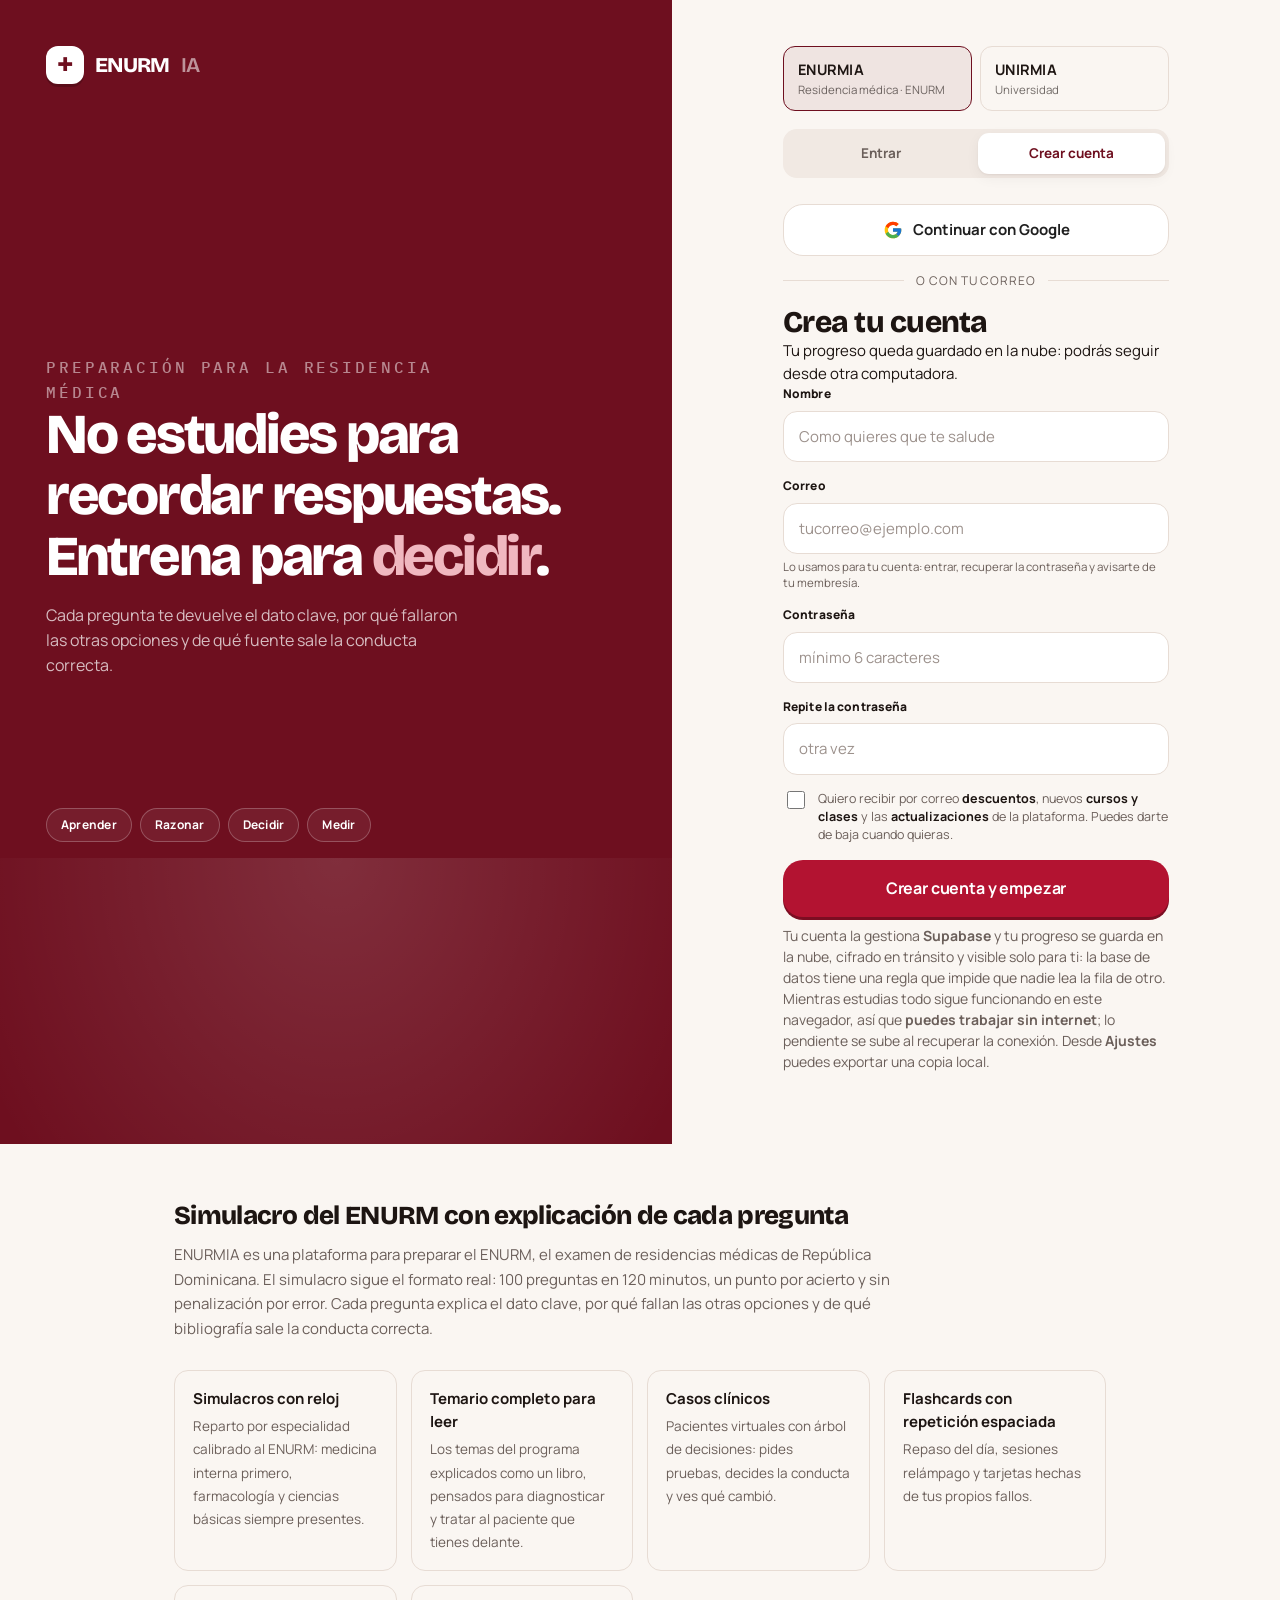
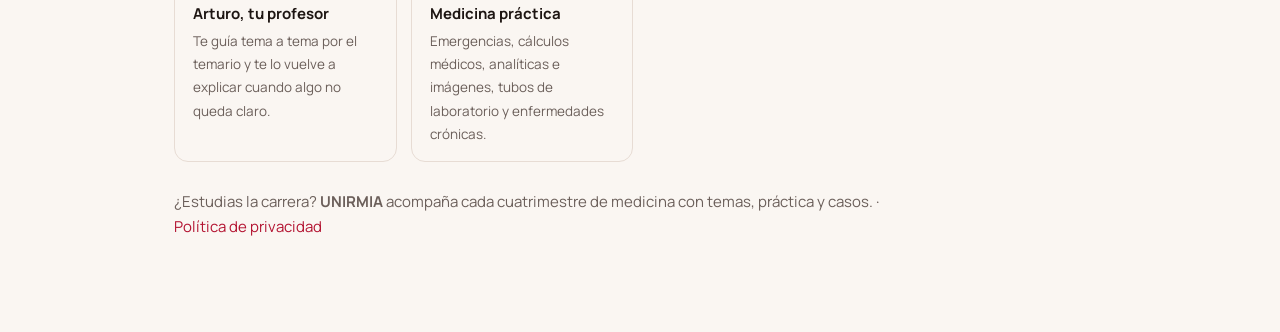
<file: index.html>
<!DOCTYPE html>
<html lang="es">
<head>
<meta charset="utf-8">
<meta name="viewport" content="width=device-width,initial-scale=1">
<title>ENURMIA — Simulacro ENURM República Dominicana | Preguntas con explicación</title>
<meta name="description" content="ENURMIA: plataforma para preparar el ENURM (residencia médica, República Dominicana). Simulacros de 100 preguntas, casos clínicos explicados, flashcards con repetición espaciada y temario completo. También UNIRMIA para la carrera.">
<meta name="google-site-verification" content="UtT-68QpPleULQILMhTcAaqqNlLw61aBG1gpp-0PXwM" />
<meta name="google-site-verification" content="xXoGAzw7OV3XuynfUh2X33KEyLxvNck-UGiGhY4f-1Y" />
<link rel="canonical" href="https://www.enurmia.dpdns.org/">
<meta name="robots" content="index,follow">
<meta property="og:type" content="website">
<meta property="og:locale" content="es_DO">
<meta property="og:site_name" content="ENURMIA">
<meta property="og:title" content="ENURMIA — Simulacro ENURM República Dominicana">
<meta property="og:description" content="Prepara el ENURM con simulacros, casos clínicos explicados, flashcards y temario completo.">
<meta property="og:url" content="https://www.enurmia.dpdns.org/">
<meta property="og:image" content="https://www.enurmia.dpdns.org/assets/img/logo-enurmia.png">
<meta property="og:image:alt" content="Logo de ENURMIA, tu ruta en medicina">
<meta name="twitter:card" content="summary">
<meta name="twitter:image" content="https://www.enurmia.dpdns.org/assets/img/logo-enurmia.png">
<script type="application/ld+json">{"@context":"https://schema.org","@type":"WebSite","name":"ENURMIA","alternateName":["ENURM IA","UNIRMIA"],"url":"https://www.enurmia.dpdns.org/","inLanguage":"es","description":"Plataforma de preparación para el ENURM y la carrera de medicina en República Dominicana."}</script>
<script type="application/ld+json">{"@context":"https://schema.org","@type":"EducationalOrganization","name":"ENURMIA","url":"https://www.enurmia.dpdns.org/","logo":"https://www.enurmia.dpdns.org/assets/img/logo-enurmia.png","slogan":"Tu ruta en medicina","areaServed":{"@type":"Country","name":"República Dominicana"},"email":"enurmia.rd@gmail.com"}</script>
<link rel="icon" href="data:image/svg+xml,<svg xmlns='http://www.w3.org/2000/svg' viewBox='0 0 100 100'><rect width='100' height='100' rx='22' fill='%236E0F1F'/><path d='M12 55h16l7-18 10 34 8-22 6 12h29' stroke='white' stroke-width='7' fill='none' stroke-linecap='round' stroke-linejoin='round'/></svg>">
<link rel="stylesheet" href="assets/css/app.css">
<style>
  /* Selector de programa. Vive solo en la pantalla de entrada, asi que se
     queda aqui y no ensucia la hoja de estilos de la aplicacion. */
  .selector-programa{ display:grid; grid-template-columns:1fr 1fr; gap:8px; margin-bottom:18px; }
  .selector-programa button{
    display:flex; flex-direction:column; gap:2px; align-items:flex-start;
    padding:12px 14px; border-radius:12px; cursor:pointer; font:inherit; text-align:left;
    border:1.5px solid var(--linea, rgba(0,0,0,.12)); background:transparent;
    color:inherit; transition:border-color .15s, background .15s;
  }
  .selector-programa button b{ font-size:14.5px; letter-spacing:.02em; }
  .selector-programa button small{ font-size:11.5px; opacity:.62; line-height:1.3; }
  .selector-programa button:hover{ border-color:currentColor; }
  .selector-programa button.on{
    border-color:var(--acento, #6E0F1F);
    background:color-mix(in srgb, var(--acento, #6E0F1F) 8%, transparent);
  }
  @media (max-width:420px){ .selector-programa{ grid-template-columns:1fr; } }

  /* Planes. Mismo lenguaje que el selector de arriba: fila con borde que
     se enciende al pasar por encima. El precio va a la derecha y alineado
     entre todos para que la comparacion se lea de un vistazo. */
  .plan{
    display:flex; align-items:center; justify-content:space-between; gap:14px;
    width:100%; padding:14px 16px; margin-bottom:9px; border-radius:12px;
    cursor:pointer; font:inherit; text-align:left; color:inherit;
    border:1.5px solid var(--linea, rgba(0,0,0,.12)); background:transparent;
    transition:border-color .15s, background .15s, transform .12s;
  }
  .plan:hover{ border-color:var(--sangria-vivo); transform:translateY(-1px); }
  /* Para que usamos el correo: nota bajo el campo y casilla de promociones
     (sin marcar: el estudiante decide si quiere recibirlas). */
  .campo__nota{ display:block; font-size:11.5px; color:var(--tinta-60); margin-top:5px; line-height:1.4; }
  .acepta-correos{ display:flex; gap:10px; align-items:flex-start; font-size:12.5px; line-height:1.45;
    color:var(--tinta-60); margin:2px 0 16px; cursor:pointer; }
  .acepta-correos input{ flex:none; width:18px; height:18px; margin-top:1px; accent-color:var(--sangria-vivo); }
  .acepta-correos b{ color:var(--tinta, inherit); font-weight:700; }
  /* Entrar con Google. Va encima de los dos formularios porque es el mismo
     boton para entrar y para crear cuenta. Blanco con la G de colores: es
     el aspecto que pide Google y el que la gente reconoce. */
  .btn-google{ display:flex; align-items:center; justify-content:center; gap:10px; width:100%;
    padding:13px 18px; border-radius:var(--r-md, 12px); border:1.5px solid var(--linea);
    background:#fff; color:#1f1f1f; font:inherit; font-size:15px; font-weight:700; cursor:pointer;
    transition:border-color .15s, box-shadow .15s; }
  .btn-google:hover{ border-color:#c7c7c7; box-shadow:0 2px 8px rgba(0,0,0,.08); }
  .btn-google[disabled]{ opacity:.55; pointer-events:none; }
  .btn-google svg{ width:20px; height:20px; flex:none; }
  .separador-o{ display:flex; align-items:center; gap:12px; margin:16px 0; font-size:12px;
    color:var(--tinta-60); text-transform:uppercase; letter-spacing:.08em; }
  .separador-o::before, .separador-o::after{ content:""; flex:1; height:1px; background:var(--linea); }
  .plan__nom{ display:flex; flex-direction:column; gap:2px; font-size:14.5px; font-weight:800; }
  .plan__nom small{ font-size:11.5px; font-weight:600; opacity:.62; letter-spacing:0; }
  .plan__nom b{
    font-size:10px; font-weight:800; letter-spacing:.06em; text-transform:uppercase;
    color:var(--quirofano); margin-left:6px;
  }
  .plan__precio{ font-size:16px; font-weight:800; white-space:nowrap; }
  .plan--gratis{ border-color:var(--quirofano); background:var(--quirofano-luz); }
  .plan--gratis:hover{ border-color:var(--quirofano); }
  .plan--mejor{ border-color:var(--sangria-vivo); }
  .plan__sep{
    display:flex; align-items:center; gap:10px;
    margin:16px 0 12px; font-size:11.5px; opacity:.55;
  }
  .plan__sep::before, .plan__sep::after{
    content:''; flex:1; height:1px; background:var(--linea, rgba(0,0,0,.12));
  }

  /* Panel de membresia. Tapa la pantalla entera: la eleccion es el unico
     paso que queda y no conviene que compita con nada de detras. */
  .membresia-velo{
    position:fixed; inset:0; z-index:90;
    display:grid; place-items:center; padding:24px;
    background:rgba(22,16,15,.62); backdrop-filter:blur(3px);
    overflow-y:auto;
  }
  .membresia-velo__caja{
    width:100%; max-width:470px; background:var(--papel, #fff);
    border-radius:18px; padding:30px 28px;
    box-shadow:0 24px 70px rgba(0,0,0,.34);
    animation:subir .22s ease-out;
  }
  @keyframes subir{ from{ opacity:0; transform:translateY(14px); } }
  .membresia-velo__caja h2{ font-size:25px; font-weight:800; line-height:1.15; }
  .membresia-velo__sub{ color:var(--tinta-60); font-size:13.5px; margin:8px 0 22px; }
  .membresia-velo__pie{ font-size:12.5px; color:var(--tinta-60); margin-top:20px; text-align:center; }
  .membresia-velo__volver{
    background:none; border:none; padding:0; margin-bottom:14px;
    font:inherit; font-size:13px; font-weight:700; color:var(--sangria-vivo);
    cursor:pointer;
  }

  /* Dos caminos para pagar: el boton sirve en telefono, el QR en
     computadora, donde wa.me suele abrir una pagina inutil. */
  .pago{ display:grid; grid-template-columns:1fr 1fr; gap:18px; align-items:start; }
  .pago__col{ display:flex; flex-direction:column; gap:9px; }
  .pago__col--qr{ text-align:center; }
  .pago__paso{ font-size:12.5px; font-weight:800; }
  .pago__nota{ font-size:11.5px; color:var(--tinta-60); line-height:1.35; }
  .pago__qr{
    width:100%; max-width:150px; height:auto; margin:0 auto; display:block;
    border:1.5px solid var(--linea, rgba(0,0,0,.12)); border-radius:10px; padding:7px;
    background:#fff;
  }
  .btn--wa{ background:#25D366; border-color:#25D366; color:#0B3D22; }
  .btn--wa:hover{ background:#1FBA59; border-color:#1FBA59; }

  @media (max-width:520px){
    .membresia-velo{ padding:14px; }
    .membresia-velo__caja{ padding:24px 20px; }
    .pago{ grid-template-columns:1fr; gap:22px; }
    .pago__qr{ max-width:190px; }
  }

  /* Que es ENURMIA. Texto de verdad debajo del acceso: el buscador no
     puede leer un formulario, y quien llega desde Google quiere saber que
     es esto antes de crear una cuenta. */
  .acerca{ max-width:980px; margin:0 auto; padding:56px 24px 64px; color:var(--tinta, #2a1a20); }
  .acerca h2{ font-size:26px; font-weight:800; line-height:1.2; margin:0 0 12px; }
  .acerca > p{ font-size:15px; line-height:1.65; color:var(--tinta-60); max-width:720px; margin:0 0 28px; }
  .acerca__grid{ display:grid; grid-template-columns:repeat(auto-fit, minmax(220px, 1fr)); gap:14px; list-style:none; padding:0; margin:0 0 28px; }
  .acerca__grid li{ border:1.5px solid var(--linea, rgba(0,0,0,.12)); border-radius:14px; padding:16px 18px; }
  .acerca__grid b{ display:block; font-size:15px; margin-bottom:4px; }
  .acerca__grid span{ font-size:13.5px; line-height:1.5; color:var(--tinta-60); }
  .acerca__pie{ font-size:12.5px; color:var(--tinta-60); }
  .acerca__pie a{ color:var(--sangria-vivo); }
  @media (max-width:520px){ .acerca{ padding:40px 16px 48px; } .acerca h2{ font-size:22px; } }
</style>
</head>
<body>

<main class="acceso">

  <section class="acceso__arte">
    <div class="marca">
      <span class="marca__sello">✚</span>
      <span id="marcaRaiz">ENURM</span><span style="opacity:.55;font-weight:600">IA</span>
    </div>

    <div class="acceso__lema">
      <p class="eyebrow" style="color:rgba(255,255,255,.5)" id="lemaCeja">Preparación para la residencia médica</p>
      <h1 id="lemaTitulo">No estudies para recordar respuestas. Entrena para <em>decidir</em>.</h1>
      <p id="lemaTexto">Cada pregunta te devuelve el dato clave, por qué fallaron las otras opciones y de qué fuente sale la conducta correcta.</p>

      <div class="acceso__trazo">
        <svg class="ecg" viewBox="0 0 600 60" preserveAspectRatio="none" style="--dash:900">
          <path d="M0 30 H80 L92 30 L100 12 L110 48 L120 30 H180 L192 30 L200 10 L212 50 L222 30 H300 L312 30 L320 12 L330 48 L340 30 H420 L432 30 L440 10 L452 50 L462 30 H600"/>
        </svg>
      </div>

      <div class="acceso__pilares">
        <span id="pilar1">Aprender</span><span id="pilar2">Razonar</span><span id="pilar3">Decidir</span><span id="pilar4">Medir</span>
      </div>
    </div>
  </section>

  <section class="acceso__panel">
    <div class="forma">

      <!-- Los dos programas son mundos separados: cuentas distintas, banco de
           preguntas distinto. Por eso esto va ARRIBA del todo y no escondido en
           un ajuste: es lo primero que hay que decidir, no una preferencia. -->
      <div class="selector-programa" role="group" aria-label="Elige tu programa">
        <button type="button" class="on" data-programa="enurm">
          <b>ENURMIA</b><small>Residencia médica · ENURM</small>
        </button>
        <button type="button" data-programa="unirm">
          <b>UNIRMIA</b><small>Universidad</small>
        </button>
      </div>

      <div class="pestanas" role="tablist">
        <button id="tabEntrar" class="on" role="tab">Entrar</button>
        <button id="tabCrear" role="tab">Crear cuenta</button>
      </div>

      <!-- Un solo boton para entrar y para crear cuenta: si el correo de
           Google ya tiene cuenta entra en ella; si no, la crea. -->
      <button type="button" class="btn-google" id="btnGoogle">
        <svg viewBox="0 0 48 48" aria-hidden="true"><path fill="#FFC107" d="M43.6 20.5H42V20H24v8h11.3C33.7 32.7 29.2 36 24 36c-6.6 0-12-5.4-12-12s5.4-12 12-12c3.1 0 5.8 1.2 7.9 3.1l5.7-5.7C34 6.1 29.3 4 24 4 13 4 4 13 4 24s9 20 20 20 20-9 20-20c0-1.3-.1-2.4-.4-3.5z"/><path fill="#FF3D00" d="M6.3 14.7l6.6 4.8C14.7 15.1 19 12 24 12c3.1 0 5.8 1.2 7.9 3.1l5.7-5.7C34 6.1 29.3 4 24 4 16.3 4 9.7 8.3 6.3 14.7z"/><path fill="#4CAF50" d="M24 44c5.2 0 9.9-2 13.4-5.2l-6.2-5.2C29.2 35.1 26.7 36 24 36c-5.2 0-9.6-3.3-11.3-7.9l-6.5 5C9.5 39.6 16.2 44 24 44z"/><path fill="#1976D2" d="M43.6 20.5H42V20H24v8h11.3c-.8 2.2-2.2 4.2-4.1 5.6l6.2 5.2C37 39.2 44 34 44 24c0-1.3-.1-2.4-.4-3.5z"/></svg>
        Continuar con Google
      </button>
      <div id="avisoGoogle"></div>
      <div class="separador-o">o con tu correo</div>

      <!-- ENTRAR -->
      <form id="formEntrar" autocomplete="on">
        <h2>Bienvenido de vuelta</h2>
        <p>Retoma donde lo dejaste. Tu progreso te está esperando.</p>

        <div class="campo">
          <label for="u1">Correo</label>
          <input id="u1" name="username" type="email" placeholder="tucorreo@ejemplo.com" autocomplete="username" required>
        </div>
        <div class="campo">
          <label for="p1">Contraseña</label>
          <input id="p1" name="password" type="password" placeholder="••••••••" autocomplete="current-password" required>
        </div>

        <button class="btn btn--lg btn--ancho" type="submit">Entrar y continuar</button>
        <div id="avisoEntrar"></div>
        <p class="nota-privacidad" style="margin-top:12px">
          <a href="#" id="olvide">Olvidé mi contraseña</a>
          <span id="zonaLocal" class="hidden"> · <a href="#" id="modoLocal">entrar sin conexión</a></span>
        </p>
      </form>

      <!-- CREAR -->
      <form id="formCrear" class="hidden" autocomplete="on">
        <h2>Crea tu cuenta</h2>
        <p>Tu progreso queda guardado en la nube: podrás seguir desde otra computadora.</p>

        <div class="campo">
          <label for="n2">Nombre</label>
          <input id="n2" type="text" placeholder="Como quieres que te salude" autocomplete="name" required>
        </div>
        <div class="campo">
          <label for="u2">Correo</label>
          <input id="u2" name="username" type="email" placeholder="tucorreo@ejemplo.com" autocomplete="username" required>
          <small class="campo__nota">Lo usamos para tu cuenta: entrar, recuperar la contraseña y avisarte de tu membresía.</small>
        </div>
        <div class="campo">
          <label for="p2">Contraseña</label>
          <input id="p2" name="password" type="password" placeholder="mínimo 6 caracteres" autocomplete="new-password" required>
        </div>
        <div class="campo">
          <label for="p3">Repite la contraseña</label>
          <input id="p3" type="password" placeholder="otra vez" autocomplete="new-password" required>
        </div>

        <label class="acepta-correos" for="aceptaCorreos">
          <input id="aceptaCorreos" type="checkbox">
          <span>Quiero recibir por correo <b>descuentos</b>, nuevos <b>cursos y clases</b> y las <b>actualizaciones</b> de la plataforma. Puedes darte de baja cuando quieras.</span>
        </label>

        <button class="btn btn--lg btn--ancho btn--vivo" type="submit">Crear cuenta y empezar</button>
        <div id="avisoCrear"></div>
      </form>

      <p class="nota-privacidad" id="notaPrivacidadPie">
        Tu cuenta la gestiona <b>Supabase</b> y tu progreso se guarda en la nube, cifrado en tránsito y
        visible solo para ti: la base de datos tiene una regla que impide que nadie lea la fila de otro.
        Mientras estudias todo sigue funcionando en este navegador, así que <b>puedes trabajar sin internet</b>;
        lo pendiente se sube al recuperar la conexión. Desde <b>Ajustes</b> puedes exportar una copia local.
      </p>

    </div>
  </section>
</main>

<section class="acerca" aria-labelledby="acercaTitulo">
  <h2 id="acercaTitulo">Simulacro del ENURM con explicación de cada pregunta</h2>
  <p>ENURMIA es una plataforma para preparar el ENURM, el examen de residencias médicas de República Dominicana.
     El simulacro sigue el formato real: 100 preguntas en 120 minutos, un punto por acierto y sin penalización por error.
     Cada pregunta explica el dato clave, por qué fallan las otras opciones y de qué bibliografía sale la conducta correcta.</p>
  <ul class="acerca__grid">
    <li><b>Simulacros con reloj</b><span>Reparto por especialidad calibrado al ENURM: medicina interna primero, farmacología y ciencias básicas siempre presentes.</span></li>
    <li><b>Temario completo para leer</b><span>Los temas del programa explicados como un libro, pensados para diagnosticar y tratar al paciente que tienes delante.</span></li>
    <li><b>Casos clínicos</b><span>Pacientes virtuales con árbol de decisiones: pides pruebas, decides la conducta y ves qué cambió.</span></li>
    <li><b>Flashcards con repetición espaciada</b><span>Repaso del día, sesiones relámpago y tarjetas hechas de tus propios fallos.</span></li>
    <li><b>Arturo, tu profesor</b><span>Te guía tema a tema por el temario y te lo vuelve a explicar cuando algo no queda claro.</span></li>
    <li><b>Medicina práctica</b><span>Emergencias, cálculos médicos, analíticas e imágenes, tubos de laboratorio y enfermedades crónicas.</span></li>
  </ul>
  <p class="acerca__pie">¿Estudias la carrera? <b>UNIRMIA</b> acompaña cada cuatrimestre de medicina con temas, práctica y casos.
     · <a href="privacidad.html">Política de privacidad</a></p>
</section>

<!-- ============================================================
     PANEL DE MEMBRESIA
     Sale por encima de todo al terminar de crear la cuenta. Va a nivel de
     pagina, no dentro del formulario, porque tiene que tapar la pantalla
     entera. Dos pasos: elegir plan, y si es de pago, pagar y activar.
     ============================================================ -->
<div id="modalPlanes" class="membresia-velo hidden" role="dialog" aria-modal="true"
     aria-labelledby="modalTitulo">
  <div class="membresia-velo__caja">

    <!-- PASO 1: elegir -->
    <div id="pasoElegir">
      <h2 id="modalTitulo">Elige cómo empezar</h2>
      <p class="membresia-velo__sub">Tu cuenta ya está creada. Solo falta decidir con qué acceso entras.</p>

      <button type="button" class="plan plan--gratis" data-plan="prueba" id="btnProbarGratis">
        <span class="plan__nom">Probar gratis<small>3 días completos, sin tarjeta</small></span>
        <span class="plan__precio">RD$0</span>
      </button>

      <div class="plan__sep"><span>o elige tu membresía</span></div>

      <div id="planesPago"></div>

      <div id="avisoPlan"></div>

      <p class="membresia-velo__pie">
        ¿Ya pagaste y tienes tu código?
        <a href="#" id="abrirCanje">Actívalo aquí</a>
      </p>
    </div>

    <!-- PASO 2: pagar y activar -->
    <div id="pasoPagar" class="hidden">
      <button type="button" class="membresia-velo__volver" id="volverPlanes">← Ver los planes</button>
      <h2>Activa tu membresía</h2>
      <p class="membresia-velo__sub">Plan elegido: <b id="planElegido"></b></p>

      <div class="pago">
        <div class="pago__col">
          <p class="pago__paso"><b>1.</b> Escríbenos por WhatsApp</p>
          <a class="btn btn--ancho btn--wa" id="btnWhatsApp" href="#" target="_blank"
             rel="noopener">Abrir WhatsApp</a>
          <p class="pago__nota">Te pasamos el número de cuenta para el pago.</p>
        </div>

        <div class="pago__col pago__col--qr">
          <p class="pago__paso">¿Estás en la computadora?</p>
          <img src="assets/img/qr-whatsapp.png" alt="Código QR para escribirnos por WhatsApp"
               class="pago__qr" width="480" height="480">
          <p class="pago__nota">Escanéalo con la cámara de tu teléfono.</p>
        </div>
      </div>

      <div class="campo" style="margin-top:20px">
        <label for="codigoAcceso"><b>2.</b> Escribe aquí el código que te enviemos</label>
        <input id="codigoAcceso" type="text" placeholder="ENUR-XXXXXXXX"
               autocomplete="off" spellcheck="false" maxlength="20">
      </div>
      <button class="btn btn--lg btn--ancho" type="button" id="btnCanjear">Activar mi membresía</button>
      <div id="avisoCanje"></div>
    </div>

  </div>
</div>

<div class="tostadas" id="tostadas"></div>

<!-- SDK de Supabase servido en local: sin CDN, sin riesgo de que cambie bajo los pies, y disponible sin internet -->
<script src="assets/js/vendor/supabase.js"></script>
<script src="assets/js/nube.js"></script>
<script src="assets/js/almacen.js"></script>
<script>
(function(){
  /* Supabase redirige aqui (fragmento #... o, segun el flujo, en la
     consulta ?...) con `type=signup` justo despues de que el estudiante
     pulsa el enlace de confirmacion de su correo. Se captura ANTES de
     tocar nada mas: crear el cliente de Supabase (mas abajo, en
     Nube.disponible()) puede limpiar ese fragmento de la URL al leerlo
     el mismo. Sin esto, el enlace devolvia aqui en silencio, sin decir
     nada, y era facil de confundir con que el registro no sirvio. */
  const veniaDeConfirmarCorreo = /type=signup/.test(location.hash) || /type=signup/.test(location.search);
  /* Igual con Google: al salir hacia Google se deja una marca con el
     programa elegido, y al volver se lee aqui. Si Google devolvio un error
     (el estudiante cancelo, por ejemplo) viene en la URL como error=... */
  let volviaDeGoogle = null;
  try { volviaDeGoogle = JSON.parse(sessionStorage.getItem('enurm.google') || 'null'); } catch (e) {}
  try { sessionStorage.removeItem('enurm.google'); } catch (e) {}
  const errorGoogle = /error_description=([^&]*)/.exec(location.hash + '&' + location.search);

  const $ = s => document.querySelector(s);
  /* El correo lo escribe quien se registra y luego se pinta con innerHTML.
     Esta pantalla no carga ui.js, asi que lleva su propio escapador. */
  const esc = t => String(t == null ? '' : t)
    .replace(/&/g, '&amp;').replace(/</g, '&lt;').replace(/>/g, '&gt;')
    .replace(/"/g, '&quot;').replace(/'/g, '&#39;');
  const fEntrar = $('#formEntrar'), fCrear = $('#formCrear');
  const tEntrar = $('#tabEntrar'), tCrear = $('#tabCrear');
  const hayNube = !!(window.Nube && Nube.disponible());

  function pestana(cual){
    const entrar = cual === 'entrar';
    tEntrar.classList.toggle('on', entrar);
    tCrear.classList.toggle('on', !entrar);
    fEntrar.classList.toggle('hidden', !entrar);
    fCrear.classList.toggle('hidden', entrar);
  }
  tEntrar.onclick = () => pestana('entrar');
  tCrear.onclick  = () => pestana('crear');

  /* ---------- programa: ENURMIA o UNIRMIA ----------
     Son dos plataformas con la misma maquinaria pero distinto publico y
     distinto banco de preguntas. Las cuentas NO se comparten: quien se
     registra en una no existe en la otra. Por eso al ENTRAR este selector
     es solo decoracion (manda lo que diga el servidor sobre esa cuenta) y
     al CREAR CUENTA es lo que decide en cual nace. */
  const TEXTOS = {
    enurm: {
      raiz: 'ENURM',
      ceja: 'Preparación para la residencia médica',
      titulo: 'No estudies para recordar respuestas. Entrena para <em>decidir</em>.',
      texto: 'Cada pregunta te devuelve el dato clave, por qué fallaron las otras opciones y de qué fuente sale la conducta correcta.',
      pilares: ['Aprender','Razonar','Decidir','Medir'],
      crear: 'Tu progreso queda guardado en la nube: podrás seguir desde otra computadora.'
    },
    unirm: {
      raiz: 'UNIRM',
      ceja: 'Para estudiantes de medicina',
      titulo: 'Llega al examen sabiendo <em>por qué</em>, no solo qué.',
      texto: 'Preguntas por asignatura, organizadas en bloques, con la explicación completa detrás de cada respuesta.',
      pilares: ['Asignaturas','Razonar','Practicar','Medir'],
      crear: 'Cuenta de estudiante. Tu progreso se guarda en la nube y va contigo a cualquier computadora.'
    }
  };

  let programa = 'enurm';
  try { programa = localStorage.getItem('enurm.programa') === 'unirm' ? 'unirm' : 'enurm'; } catch (e) {}

  /* Definido aqui arriba (antes de pintarPrograma) a proposito: pintarPrograma()
     se llama mas abajo en este mismo script, ANTES de llegar a donde antes
     vivian estas constantes, y una `const` no esta disponible hasta que su
     propia linea se ejecuta (a diferencia de una `function`, que si sube
     entera). Referenciar PRECIOS desde pintarPlanes() con la declaracion
     todavia mas abajo tiraba "Cannot access before initialization". */
  const NOMBRE_PLAN = { mensual:'1 mes', trimestral:'3 meses',
                        semestral:'6 meses', anual:'12 meses' };

  /* UNIRMIA cuesta menos que ENURMIA: son publicos distintos (estudiante
     de universidad vs. residente que ya trabaja) y bancos de tamano
     distinto. Una sola tabla aqui, no dos formularios de precios
     duplicados: pintarPlanes() rehace los botones de #planesPago cada vez
     que cambia el programa elegido. */
  const PRECIOS = {
    enurm: { mensual:450, trimestral:1200, semestral:2500, anual:4000 },
    unirm: { mensual:250, trimestral:700,  semestral:1200, anual:2000 }
  };
  const MESES_PLAN = { mensual:1, trimestral:3, semestral:6, anual:12 };

  function pintarPlanes(){
    const precios = PRECIOS[programa] || PRECIOS.enurm;
    const base = precios.mensual;
    $('#planesPago').innerHTML = ['mensual','trimestral','semestral','anual'].map(id => {
      const precio = precios[id], meses = MESES_PLAN[id];
      const porMes = Math.round(precio / meses);
      const ahorra = base * meses - precio;
      const mejor = id === 'anual';
      const nota = 'RD$' + porMes + ' al mes' + (ahorra > 0 ? ' · ahorras RD$' + ahorra.toLocaleString('es-DO') : '');
      return '<button type="button" class="plan' + (mejor ? ' plan--mejor' : '') +
        '" data-plan="' + id + '" data-meses="' + meses + '" data-precio="' + precio + '">' +
        '<span class="plan__nom">' + esc(NOMBRE_PLAN[id]) + (mejor ? ' <b>mejor precio</b>' : '') +
        '<small>' + nota + '</small></span>' +
        '<span class="plan__precio">RD$' + precio.toLocaleString('es-DO') + '</span></button>';
    }).join('');
  }

  function pintarPrograma(){
    const t = TEXTOS[programa];
    document.getElementById('marcaRaiz').textContent = t.raiz;
    document.getElementById('lemaCeja').textContent = t.ceja;
    document.getElementById('lemaTitulo').innerHTML = t.titulo;
    document.getElementById('lemaTexto').textContent = t.texto;
    t.pilares.forEach((x, i) => { document.getElementById('pilar' + (i + 1)).textContent = x; });
    const sub = fCrear.querySelector('p');
    if (sub) sub.textContent = t.crear;
    document.querySelectorAll('[data-programa]').forEach(b =>
      b.classList.toggle('on', b.dataset.programa === programa));
    document.title = t.raiz + 'IA — ' + (t.raiz === 'ENURM' ? 'Simulacro ENURM República Dominicana | Preguntas con explicación' : 'Entrar');
    pintarPlanes();
  }

  document.querySelectorAll('[data-programa]').forEach(b => b.onclick = () => {
    programa = b.dataset.programa;
    try { localStorage.setItem('enurm.programa', programa); } catch (e) {}
    pintarPrograma();
  });
  pintarPrograma();

  /* Promoción de registro (26/09/2026-30/09/2026): mientras dura la
     ventana, el botón "Probar gratis" anuncia el mes gratis en vez de
     los 3 días de siempre. Es solo la copia visible -- lo que de verdad
     se otorga lo decide el servidor en abrir_prueba() (MIGRACION_PROMO_
     REGISTRO.sql), que usa su propia fecha, no la de este navegador.
     Pasada la ventana, este bloque deja de aplicar solo, sin que haga
     falta tocar nada más. */
  (function aplicarPromoRegistro(){
    const hoy = new Date();
    const inicio = new Date('2026-09-26T00:00:00');
    const fin = new Date('2026-10-01T00:00:00'); // fin exclusivo: hasta el 30/09 completo
    if (hoy < inicio || hoy >= fin) return;
    const b = document.getElementById('btnProbarGratis');
    if (!b) return;
    const nom = b.querySelector('.plan__nom');
    if (nom) nom.innerHTML = '1 mes gratis<small>Promoción de registro por tiempo limitado, sin tarjeta</small>';
  })();

  function aviso(donde, texto, ok){
    donde.innerHTML = '<div class="aviso' + (ok ? ' aviso--ok' : '') + '">' + texto + '</div>';
  }
  function ocupado(form, si, texto){
    const b = form.querySelector('button[type=submit]');
    if (!b) return;
    if (si){ b.dataset.txt = b.dataset.txt || b.textContent; b.textContent = texto || 'Un momento…'; b.disabled = true; }
    else { b.textContent = b.dataset.txt || b.textContent; b.disabled = false; }
  }

  // Las cuentas locales de antes siguen sirviendo para entrar sin conexion.
  const locales = Almacen.usuarios().filter(u => !u.nube);
  if (locales.length) $('#zonaLocal').classList.remove('hidden');
  if (!Almacen.usuarios().length) pestana('crear');

  if (!hayNube){
    aviso($('#avisoEntrar'), locales.length
      ? 'Sin conexión con el servidor. Puedes entrar sin conexión con una cuenta de este navegador.'
      : 'Sin conexión con el servidor. Necesitas conexión para crear tu cuenta la primera vez.');
  }

  /* Tras autenticar: decidir en que direccion va el progreso.
     Regla: gana el lado con mas actividad acumulada, y si el estudiante
     ya usaba la app con cuenta local, ese progreso se adopta y se sube. */
  async function sincronizarAlEntrar(user, correo){
    const nombre = (user.user_metadata && user.user_metadata.nombre) || (correo || '').split('@')[0];

    /* A que programa pertenece esta cuenta lo decide `perfiles.programa` en
       el servidor, no el boton que este pulsado aqui. Si alguien elige
       UNIRMIA y entra con una cuenta de ENURMIA, entra en ENURMIA: es SU
       cuenta la que manda. El selector solo importa al crear una nueva. */
    let suyo = programa;
    try {
      const perfil = await Nube.perfil();
      if (perfil && perfil.programa) suyo = perfil.programa;
    } catch (e) {}

    Almacen.abrirSesionNube(user.id, nombre, correo, suyo);
    if (suyo !== programa){
      programa = suyo;
      try { localStorage.setItem('enurm.programa', programa); } catch (e) {}
      pintarPrograma();
    }

    const pesoAqui = Almacen.peso(Almacen.datos());
    let r = null;
    try { r = await Nube.bajar(); } catch (e) { r = null; }
    const enNube = (r && r.ok && r.fila && r.fila.datos) ? r.fila.datos : null;
    const pesoNube = Almacen.peso(enNube);

    if (pesoNube > pesoAqui){
      Almacen.adoptar(enNube);
      return 'Progreso recuperado de la nube.';
    }
    if (pesoAqui > 0){
      Almacen.sincronizarYa();
      return 'Subiendo tu progreso de este navegador…';
    }
    // Cuenta de nube recien estrenada y vacia: rescatar la cuenta local previa
    const viejo = Almacen.mejorLocal();
    if (viejo){
      Almacen.adoptar(JSON.parse(JSON.stringify(viejo.datos)));
      Almacen.sincronizarYa();
      return 'Encontramos tu progreso anterior en este navegador y lo estamos subiendo.';
    }
    return '';
  }

  function pasar(donde, texto){
    aviso(donde, texto || 'Listo. Abriendo tu panel…', true);
    setTimeout(() => location.href = 'app.html', 900);
  }

  /* ---------- planes y membresia ----------
     El numero va aqui, en un solo sitio, para poder cambiarlo sin buscar
     por todo el archivo. Formato de wa.me: pais + numero, sin signos.
     (NOMBRE_PLAN, PRECIOS, MESES_PLAN y pintarPlanes viven mas arriba,
     junto a pintarPrograma, que los necesita desde su primera llamada.) */
  const WHATSAPP = '18493712222';

  function verPlanes(){
    $('#modalPlanes').classList.remove('hidden');
    document.body.style.overflow = 'hidden';
  }

  /* Quien entra con Google no escribe su correo en ningun campo; se guarda
     aqui para que el mensaje de WhatsApp lo lleve igual. */
  let correoGoogle = '';
  function correoEnUso(){
    return ($('#u2').value.trim() || $('#u1').value.trim() || correoGoogle).toLowerCase();
  }

  function textoWhatsApp(plan, precio){
    return 'Hola, quiero activar mi membresía de ' + TEXTOS[programa].raiz + 'IA.\n\n' +
           'Plan: ' + (NOMBRE_PLAN[plan] || plan) + ' — RD$' + precio + '\n' +
           'Mi correo de la cuenta: ' + correoEnUso() + '\n\n' +
           '¿Me pasas el número de cuenta para hacer el pago?';
  }

  function verPaso(cual){
    $('#pasoElegir').classList.toggle('hidden', cual !== 'elegir');
    $('#pasoPagar').classList.toggle('hidden', cual !== 'pagar');
    $('.membresia-velo__caja').scrollTop = 0;
  }

  $('#pasoElegir').addEventListener('click', async e => {
    const b = e.target.closest('.plan');
    if (!b) return;
    const plan = b.dataset.plan;

    if (plan === 'prueba'){
      b.disabled = true;
      aviso($('#avisoPlan'), 'Abriendo tu prueba…', true);
      const r = await Nube.abrirPrueba();
      b.disabled = false;
      if (!r.ok){
        // Si ya la gastó no la dejamos encallada: lo que necesita es pagar,
        // y lo tiene justo delante.
        return aviso($('#avisoPlan'), r.error + ' Elige una membresía para continuar.');
      }
      const mensajeAcceso = r.plan === 'cortesia'
        ? 'Tienes 1 mes completo de regalo por registrarte esta semana. Entrando…'
        : 'Tienes 3 días completos. Entrando…';
      return pasar($('#avisoPlan'), mensajeAcceso);
    }

    $('#planElegido').textContent =
      (NOMBRE_PLAN[plan] || plan) + ' — RD$' + Number(b.dataset.precio).toLocaleString('es-DO');
    $('#btnWhatsApp').href = 'https://wa.me/' + WHATSAPP + '?text=' +
                             encodeURIComponent(textoWhatsApp(plan, b.dataset.precio));
    verPaso('pagar');
  });

  $('#volverPlanes').onclick = () => verPaso('elegir');

  $('#abrirCanje').onclick = e => {
    e.preventDefault();
    $('#planElegido').textContent = 'el que ya pagaste';
    $('#btnWhatsApp').href = 'https://wa.me/' + WHATSAPP;
    verPaso('pagar');
    $('#codigoAcceso').focus();
  };

  $('#btnCanjear').onclick = async () => {
    const codigo = $('#codigoAcceso').value.trim();
    if (codigo.length < 6) return aviso($('#avisoCanje'), 'Escribe el código completo.');

    const b = $('#btnCanjear');
    b.disabled = true; b.textContent = 'Comprobando…';
    const r = await Nube.canjearCodigo(codigo);
    b.disabled = false; b.textContent = 'Activar mi membresía';

    if (!r.ok) return aviso($('#avisoCanje'), r.error);
    pasar($('#avisoCanje'), 'Membresía activa hasta el ' +
          new Date(r.vence + 'T00:00:00').toLocaleDateString('es-DO',
            { day:'numeric', month:'long', year:'numeric' }) + '. Entrando…');
  };

  /* ---------- crear cuenta ---------- */
  fCrear.onsubmit = async e => {
    e.preventDefault();
    const nombre = $('#n2').value.trim();
    const correo = $('#u2').value.trim().toLowerCase();
    const clave = $('#p2').value, clave2 = $('#p3').value;

    if (!/.+@.+\..+/.test(correo)) return aviso($('#avisoCrear'), 'Escribe un correo válido.');
    if (clave.length < 6)  return aviso($('#avisoCrear'), 'La contraseña necesita al menos 6 caracteres.');
    if (clave !== clave2)  return aviso($('#avisoCrear'), 'Las dos contraseñas no coinciden.');
    if (!hayNube)          return aviso($('#avisoCrear'), 'No hay conexión con el servidor. Inténtalo cuando vuelvas a tener internet.');

    ocupado(fCrear, true, 'Creando tu cuenta…');
    const r = await Nube.registrar(correo, clave, nombre, programa, $('#aceptaCorreos').checked);
    if (!r.ok){ ocupado(fCrear, false); return aviso($('#avisoCrear'), r.error); }

    /* Con la confirmacion por correo activada, aqui todavia no hay sesion,
       asi que no se puede abrir la prueba ni canjear nada: el panel de
       planes no cabe en este momento. Se le dice lo que falta y lo que
       viene despues, para que no parezca que el proceso se corto a medias.
       Al entrar ya confirmado, fEntrar detecta que no tiene suscripcion y
       le muestra el panel entonces. */
    if (r.confirmar){
      ocupado(fCrear, false);
      return aviso($('#avisoCrear'),
        '<b>Ya casi.</b> Te enviamos un correo a <b>' + esc(correo) + '</b>. ' +
        'Abre el enlace para confirmar tu cuenta y vuelve a entrar aquí: ' +
        'al hacerlo eliges tu acceso, y puedes empezar con <b>3 días gratis</b>.', true);
    }
    await sincronizarAlEntrar(r.usuario, correo);
    ocupado(fCrear, false);
    // La cuenta ya existe y la sesion esta abierta; ahora elige acceso.
    verPlanes();
  };

  /* ---------- entrar ---------- */
  fEntrar.onsubmit = async e => {
    e.preventDefault();
    const correo = $('#u1').value.trim().toLowerCase();
    const clave  = $('#p1').value;

    if (!hayNube) return aviso($('#avisoEntrar'), 'Sin conexión. Usa “entrar sin conexión” si ya tienes cuenta en este navegador.');

    ocupado(fEntrar, true, 'Entrando…');
    const r = await Nube.entrar(correo, clave);
    if (!r.ok){ ocupado(fEntrar, false); return aviso($('#avisoEntrar'), r.error); }

    const msg = await sincronizarAlEntrar(r.usuario, correo);
    ocupado(fEntrar, false);

    /* Quien nunca eligio acceso (cuentas anteriores a los planes, o quien
       cerro la pestana en esta pantalla) ve los planes en vez de entrar a
       secas. Si ya tiene suscripcion, aunque este vencida, pasa: el
       bloqueo por vencimiento se decide dentro de la app, no aqui. */
    const sus = await Nube.miSuscripcion();
    if (!sus) return verPlanes();

    pasar($('#avisoEntrar'), msg);
  };

  /* ---------- entrar o crear cuenta con Google ---------- */
  $('#btnGoogle').onclick = async () => {
    if (!hayNube) return aviso($('#avisoGoogle'), 'Necesitas conexión para entrar con Google.');
    const b = $('#btnGoogle');
    b.disabled = true;
    try { sessionStorage.setItem('enurm.google', JSON.stringify({ programa: programa, t: Date.now() })); } catch (e) {}
    const r = await Nube.entrarConGoogle(location.origin + location.pathname);
    // Si todo va bien el navegador ya se esta yendo a Google.
    if (!r.ok){ b.disabled = false; aviso($('#avisoGoogle'), r.error); }
  };

  async function terminarGoogle(){
    if (errorGoogle){
      history.replaceState(null, '', location.pathname);
      const m = decodeURIComponent(errorGoogle[1].replace(/\+/g, ' '));
      return aviso($('#avisoGoogle'), /not enabled|Unsupported provider/i.test(m)
        ? 'El acceso con Google todavía no está activado. Usa tu correo y contraseña.'
        : 'No se pudo entrar con Google. Inténtalo otra vez.');
    }
    if (!hayNube) return;
    aviso($('#avisoGoogle'), 'Entrando con Google…', true);
    /* Primero se deja al SDK leer el #access_token (getSession espera a que
       termine de iniciarse) y solo despues se limpia la URL. */
    const u = await Nube.usuario();
    history.replaceState(null, '', location.pathname);
    if (!u) return aviso($('#avisoGoogle'), 'No se pudo entrar con Google. Inténtalo otra vez.');

    correoGoogle = u.email || '';
    const meta = u.user_metadata || {};
    const nombre = meta.nombre || meta.full_name || meta.name || (u.email || '').split('@')[0];
    /* Cuenta recien creada con Google: fijar el programa que tenia elegido.
       El servidor lo rechaza solo si la cuenta no es nueva, y en ese caso
       manda lo que ya diga su perfil, como al entrar con contrasena. */
    const nueva = u.created_at && (Date.now() - new Date(u.created_at).getTime()) < 10 * 60 * 1000;
    if (nueva && volviaDeGoogle){
      try { await Nube.fijarProgramaInicial(volviaDeGoogle.programa, nombre); } catch (e) {}
    }
    u.user_metadata = Object.assign({}, meta, { nombre: nombre });
    const msg = await sincronizarAlEntrar(u, u.email);
    const sus = await Nube.miSuscripcion();
    if (!sus) return verPlanes();
    pasar($('#avisoGoogle'), msg);
  }
  if (volviaDeGoogle || errorGoogle) terminarGoogle();

  /* ---------- recuperar contrasena ---------- */
  $('#olvide').onclick = async ev => {
    ev.preventDefault();
    const correo = $('#u1').value.trim().toLowerCase();
    if (!/.+@.+\..+/.test(correo)) return aviso($('#avisoEntrar'), 'Escribe arriba tu correo y vuelve a pulsar.');
    if (!hayNube) return aviso($('#avisoEntrar'), 'Necesitas conexión para recuperar la contraseña.');
    const r = await Nube.recuperar(correo);
    aviso($('#avisoEntrar'), r.ok
      ? 'Te enviamos un enlace a <b>' + correo + '</b> para poner una contraseña nueva.'
      : r.error, r.ok);
  };

  /* ---------- salida de emergencia: cuenta local sin conexion ---------- */
  $('#modoLocal').onclick = ev => {
    ev.preventDefault();
    const u = prompt('Usuario local (los de antes de la nube):', locales[0] ? locales[0].usuario : '');
    if (!u) return;
    const c = prompt('Contraseña de esa cuenta local:');
    if (c === null) return;
    const r = Almacen.entrar(u.trim().toLowerCase(), c);
    if (!r.ok) return aviso($('#avisoEntrar'), r.error);
    pasar($('#avisoEntrar'), 'Entrando sin conexión. Lo que estudies se sincronizará cuando entres con tu cuenta de la nube.');
  };

  /* ---------- bienvenida tras confirmar el correo ----------
     Si Supabase acaba de traer al estudiante de vuelta desde el enlace
     de confirmacion, se le avisa aqui mismo en vez de dejarlo en una
     pantalla que no dice nada. Se limpia la URL primero para que el
     fragmento no se quede pegado ni el aviso vuelva a salir si refresca. */
  if (veniaDeConfirmarCorreo) {
    history.replaceState(null, '', location.pathname);
    pestana('entrar');
    (async () => {
      if (!hayNube){
        aviso($('#avisoEntrar'), '✅ <b>Correo confirmado.</b> Entra con tu contraseña cuando tengas conexión.', true);
        return;
      }
      aviso($('#avisoEntrar'), '📬 Confirmando tu cuenta…', true);
      // La confirmacion por enlace ya suele dejar la sesion abierta sola;
      // si no fue asi (por ejemplo, se abrio en otro dispositivo), se le
      // pide entrar con su contraseña, pero siempre dejando claro que el
      // correo SI quedo confirmado.
      const u = await Nube.usuario();
      if (!u){
        aviso($('#avisoEntrar'), '✅ <b>Tu correo quedó confirmado.</b> Ahora entra con tu contraseña para continuar.', true);
        return;
      }
      const msg = await sincronizarAlEntrar(u, u.email);
      const sus = await Nube.miSuscripcion();
      if (!sus) return verPlanes();
      pasar($('#avisoEntrar'), '✅ <b>¡Correo confirmado! Bienvenido a ' + TEXTOS[programa].raiz + 'IA.</b> ' + msg);
    })();
  }

  // si ya hay sesion abierta, pasar directo
  if (Almacen.sesion() && !volviaDeGoogle) location.replace('app.html');
})();
</script>
</body>
</html>
</file>
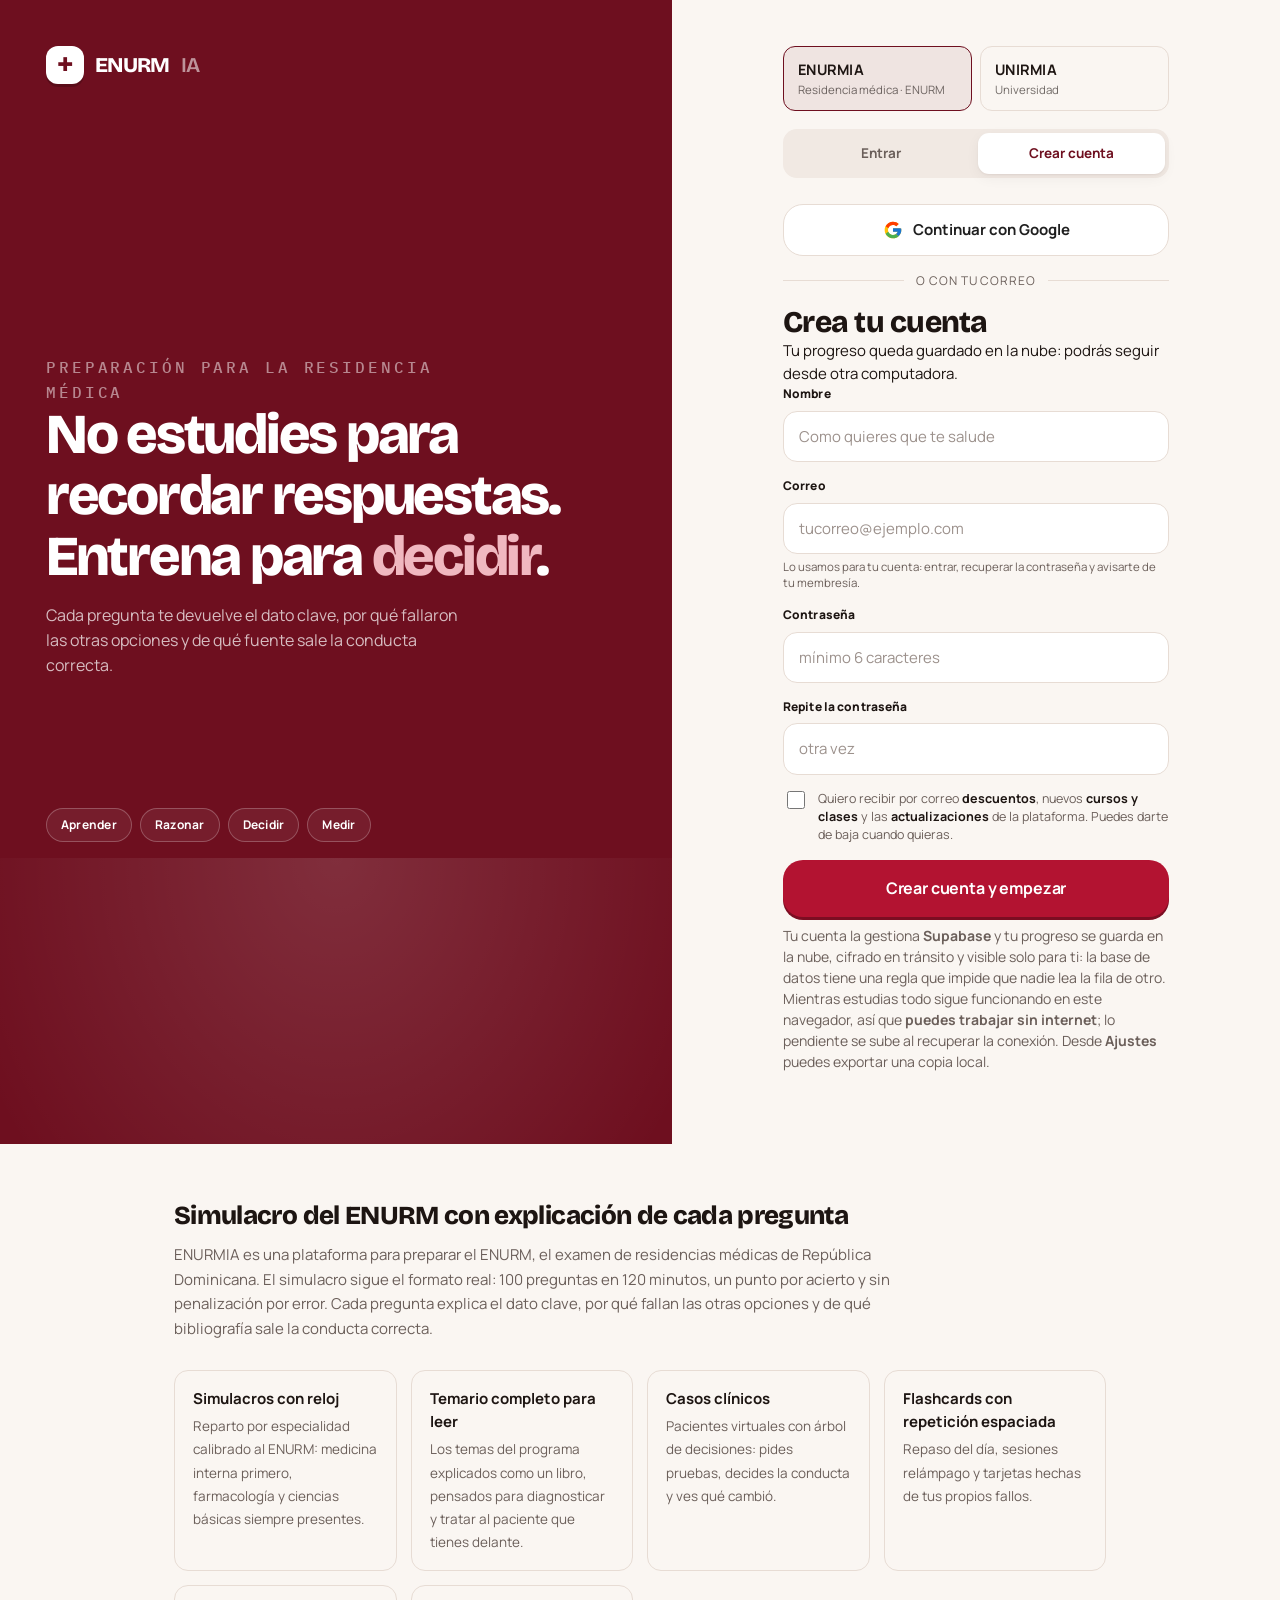
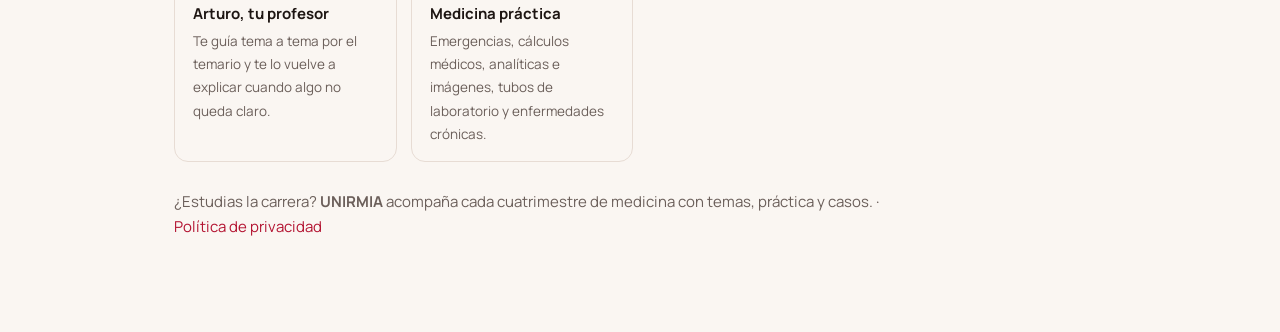
<file: app.html>
<!DOCTYPE html>
<html lang="es">
<head>
<meta charset="utf-8">
<meta name="viewport" content="width=device-width,initial-scale=1">
<title>ENURMIA</title>
<link rel="icon" href="data:image/svg+xml,<svg xmlns='http://www.w3.org/2000/svg' viewBox='0 0 100 100'><rect width='100' height='100' rx='22' fill='%236E0F1F'/><path d='M12 55h16l7-18 10 34 8-22 6 12h29' stroke='white' stroke-width='7' fill='none' stroke-linecap='round' stroke-linejoin='round'/></svg>">
<link rel="stylesheet" href="assets/css/app.css">
<link rel="stylesheet" href="assets/css/juego.css">
<link rel="stylesheet" href="assets/css/recorrido.css">
</head>
<body>

<div class="app" id="app"></div>
<div class="tostadas" id="tostadas"></div>

<!-- banco de preguntas -->
<script src="datos/banco-01-medicina-interna.js"></script>
<script src="datos/banco-02-pediatria-gineco.js"></script>
<script src="datos/banco-03-cirugia-emergencias-psiquiatria.js"></script>
<script src="datos/banco-04-salud-publica-bioetica.js"></script>
<script src="datos/banco-05-farmacologia-basicas.js"></script>
<!-- banco extendido: examenes MIR reales (HEAD-QA v2, MIT) -->
<script src="datos/banco-06-temario-a.js"></script>
<script src="datos/banco-07-temario-b.js"></script>
<script src="datos/banco-08-temario-c.js"></script>
<script src="datos/banco-09-temario-d.js"></script>
<script src="datos/banco-10-temario-e.js"></script>
<script src="datos/banco-11-temario-f.js"></script>
<script src="datos/banco-12-temario-g.js"></script>
<script src="datos/banco-13-temario-h.js"></script>
<script src="datos/banco-14-temario-i.js"></script>
<script src="datos/banco-15-temario-j.js"></script>
<script src="datos/banco-16-temario-k.js"></script>
<script src="datos/banco-17-temario-l.js"></script>
<script src="datos/banco-18-temario-m.js"></script>
<script src="datos/banco-19-temario-n.js"></script>
<script src="datos/banco-20-temario-o.js"></script>
<script src="datos/banco-21-temario-p.js"></script>
<script src="datos/banco-22-temario-q.js"></script>
<script src="datos/banco-23-temario-r.js"></script>
<script src="datos/banco-24-temario-s.js"></script>
<script src="datos/banco-25-temario-t.js"></script>
<script src="datos/banco-26-temario-u.js"></script>
<script src="datos/banco-27-temario-v.js"></script>
<script src="datos/banco-28-temario-w.js"></script>
<script src="datos/banco-29-temario-x.js"></script>
<script src="datos/banco-30-temario-y.js"></script>
<script src="datos/banco-31-temario-z.js"></script>
<script src="datos/banco-enurm-real.js"></script>
<script src="datos/banco-mir-01.js"></script>
<script src="datos/banco-mir-02.js"></script>
<script src="datos/banco-mir-03.js"></script>
<!-- capa de explicaciones que se fusiona por id sobre el banco extendido -->
<script src="datos/revision-mir.js"></script>
<script src="datos/explicaciones-mir-01.js"></script>
<script src="datos/explicaciones-mir-02.js"></script>
<script src="datos/explicaciones-mir-03.js"></script>
<script src="datos/explicaciones-mir-04.js"></script>
<script src="datos/explicaciones-mir-05.js"></script>
<script src="datos/explicaciones-mir-06.js"></script>
<script src="datos/explicaciones-mir-07.js"></script>
<script src="datos/explicaciones-mir-08.js"></script>
<script src="datos/explicaciones-mir-09.js"></script>
<script src="datos/explicaciones-mir-10.js"></script>
<script src="datos/explicaciones-mir-11.js"></script>
<script src="datos/explicaciones-mir-12.js"></script>
<script src="datos/explicaciones-mir-13.js"></script>
<script src="datos/explicaciones-mir-14.js"></script>
<script src="datos/explicaciones-mir-15.js"></script>
<script src="datos/explicaciones-mir-16.js"></script>
<script src="datos/explicaciones-mir-17.js"></script>
<script src="datos/explicaciones-enurm-01.js"></script>
<script src="datos/explicaciones-enurm-02.js"></script>
<script src="datos/asignaturas-unirm.js"></script>
<script src="datos/casos.js"></script>
<script src="datos/casos-02.js"></script>
<script src="datos/casos-unirm.js"></script>
<script src="datos/tarjetas.js"></script>
<script src="datos/temario.js"></script>
<script src="datos/calculos.js"></script>
<script src="datos/tubos.js"></script>
<script src="datos/pruebas.js"></script>
<script src="datos/casos-dx.js"></script>
<script src="datos/emergencias.js"></script>
<script src="datos/cronicas-1.js"></script>
<script src="datos/cronicas-2.js"></script>
<script src="datos/apuntes-01-cardio-respiratorio.js"></script>
<script src="datos/apuntes-02-infeccioso-digestivo-endocrino.js"></script>
<script src="datos/apuntes-03-electrolitos-neuro-reuma.js"></script>
<script src="datos/apuntes-04-urgencias.js"></script>
<script src="datos/apuntes-05-obstetricia.js"></script>
<script src="datos/apuntes-06-ginecologia.js"></script>
<script src="datos/apuntes-07-pediatria.js"></script>
<script src="datos/apuntes-08-cirugia.js"></script>

<!-- UNIRMIA: van DESPUES de los datos de ENURMIA a proposito.
     datos/temario.js y datos/tarjetas.js asignan el array entero
     (window.TEMARIO = [...]) en vez de concatenar, asi que todo lo
     que se cargue antes que ellos se pierde. -->
<script src="datos/unirm-07-temario.js"></script>
<script src="datos/unirm-07-apuntes.js"></script>
<script src="datos/unirm-07-tarjetas.js"></script>
<script src="datos/unirm-07-banco.js"></script>
<script src="datos/unirm-07-apuntes-2.js"></script>
<script src="datos/unirm-07-tarjetas-2.js"></script>
<script src="datos/unirm-07-banco-2.js"></script>
<script src="datos/unirm-07-apuntes-3.js"></script>
<script src="datos/unirm-07-tarjetas-3.js"></script>
<script src="datos/unirm-07-banco-3.js"></script>
<script src="datos/unirm-07-banco-4.js"></script>
<script src="datos/unirm-07-banco-5.js"></script>
<script src="datos/unirm-07-banco-6.js"></script>
<script src="datos/unirm-07-banco-7.js"></script>
<script src="datos/unirm-07-banco-8.js"></script>
<script src="datos/unirm-07-banco-9.js"></script>
<script src="datos/unirm-07-banco-10.js"></script>
<script src="datos/unirm-07-banco-11.js"></script>
<script src="datos/unirm-07-banco-12.js"></script>
<script src="datos/unirm-07-banco-13.js"></script>
<script src="datos/unirm-07-banco-14.js"></script>
<script src="datos/unirm-07-banco-15.js"></script>
<script src="datos/unirm-07-banco-16.js"></script>
<script src="datos/unirm-07-apuntes-4.js"></script>
<script src="datos/unirm-07-apuntes-5.js"></script>
<script src="datos/unirm-07-apuntes-6.js"></script>
<script src="datos/unirm-07-apuntes-7.js"></script>
<script src="datos/unirm-07-apuntes-8.js"></script>
<script src="datos/unirm-07-apuntes-9.js"></script>
<script src="datos/unirm-07-apuntes-10.js"></script>
<script src="datos/unirm-07-apuntes-11.js"></script>
<script src="datos/unirm-07-apuntes-12.js"></script>
<script src="datos/unirm-07-apuntes-13.js"></script>
<script src="datos/unirm-07-apuntes-14.js"></script>
<script src="datos/unirm-07-apuntes-15.js"></script>
<script src="datos/unirm-07-apuntes-16.js"></script>
<script src="datos/unirm-07-apuntes-17.js"></script>
<script src="datos/unirm-07-apuntes-18.js"></script>
<script src="datos/unirm-07-apuntes-19.js"></script>
<script src="datos/unirm-07-apuntes-20.js"></script>
<script src="datos/unirm-07-apuntes-21.js"></script>
<script src="datos/unirm-07-apuntes-22.js"></script>
<script src="datos/unirm-07-apuntes-23.js"></script>
<script src="datos/unirm-08-temario.js"></script>
<script src="datos/unirm-08-apuntes.js"></script>
<script src="datos/unirm-08-tarjetas.js"></script>
<script src="datos/unirm-08-banco.js"></script>
<script src="datos/unirm-08-banco-17.js"></script>
<script src="datos/unirm-08-banco-18.js"></script>
<script src="datos/unirm-08-banco-19.js"></script>
<script src="datos/unirm-08-banco-20.js"></script>
<script src="datos/unirm-08-banco-21.js"></script>
<script src="datos/unirm-08-banco-22.js"></script>
<script src="datos/unirm-08-banco-23.js"></script>
<script src="datos/unirm-08-banco-24.js"></script>
<script src="datos/unirm-08-banco-25.js"></script>
<script src="datos/unirm-08-banco-26.js"></script>
<script src="datos/unirm-08-banco-27.js"></script>
<script src="datos/unirm-08-banco-28.js"></script>
<script src="datos/unirm-08-banco-29.js"></script>
<script src="datos/unirm-08-banco-30.js"></script>
<script src="datos/unirm-08-banco-31.js"></script>
<script src="datos/unirm-08-banco-32.js"></script>
<script src="datos/unirm-08-apuntes-2.js"></script>
<script src="datos/unirm-08-apuntes-3.js"></script>
<script src="datos/unirm-08-apuntes-4.js"></script>
<script src="datos/unirm-08-apuntes-5.js"></script>
<script src="datos/unirm-08-apuntes-6.js"></script>
<script src="datos/unirm-08-apuntes-7.js"></script>
<script src="datos/unirm-08-apuntes-8.js"></script>
<script src="datos/unirm-08-apuntes-9.js"></script>
<script src="datos/unirm-08-apuntes-10.js"></script>
<script src="datos/unirm-08-apuntes-11.js"></script>
<script src="datos/unirm-08-apuntes-12.js"></script>
<script src="datos/unirm-08-apuntes-24.js"></script>
<script src="datos/unirm-08-apuntes-25.js"></script>
<script src="datos/unirm-08-apuntes-26.js"></script>
<script src="datos/unirm-08-apuntes-27.js"></script>
<script src="datos/unirm-08-apuntes-28.js"></script>
<script src="datos/unirm-08-apuntes-29.js"></script>
<script src="datos/unirm-08-apuntes-30.js"></script>
<script src="datos/unirm-08-apuntes-31.js"></script>
<script src="datos/unirm-09-temario.js"></script>
<script src="datos/unirm-09-banco.js"></script>
<script src="datos/unirm-09-banco-2.js"></script>
<script src="datos/unirm-09-banco-3.js"></script>
<script src="datos/unirm-09-banco-4.js"></script>
<script src="datos/unirm-09-banco-5.js"></script>
<script src="datos/unirm-09-banco-6.js"></script>
<script src="datos/unirm-09-banco-7.js"></script>
<script src="datos/unirm-09-banco-8.js"></script>
<script src="datos/unirm-09-banco-9.js"></script>
<script src="datos/unirm-09-banco-10.js"></script>
<script src="datos/unirm-09-banco-11.js"></script>
<script src="datos/unirm-09-banco-12.js"></script>
<script src="datos/unirm-09-banco-13.js"></script>
<script src="datos/unirm-09-banco-14.js"></script>
<script src="datos/unirm-09-banco-15.js"></script>
<script src="datos/unirm-09-banco-16.js"></script>
<script src="datos/unirm-09-banco-17.js"></script>
<script src="datos/unirm-09-banco-18.js"></script>
<script src="datos/unirm-09-banco-19.js"></script>
<script src="datos/unirm-09-apuntes.js"></script>
<script src="datos/unirm-09-apuntes-2.js"></script>
<script src="datos/unirm-09-apuntes-3.js"></script>
<script src="datos/unirm-09-apuntes-4.js"></script>
<script src="datos/unirm-09-apuntes-5.js"></script>
<script src="datos/unirm-09-apuntes-6.js"></script>
<script src="datos/unirm-09-apuntes-7.js"></script>
<script src="datos/unirm-09-apuntes-8.js"></script>
<script src="datos/unirm-09-apuntes-9.js"></script>
<script src="datos/unirm-09-apuntes-10.js"></script>
<script src="datos/unirm-09-apuntes-11.js"></script>
<script src="datos/unirm-09-apuntes-12.js"></script>
<script src="datos/unirm-09-apuntes-13.js"></script>
<script src="datos/unirm-09-apuntes-14.js"></script>
<script src="datos/unirm-09-apuntes-15.js"></script>
<script src="datos/unirm-09-apuntes-16.js"></script>
<script src="datos/unirm-09-apuntes-17.js"></script>
<script src="datos/unirm-09-apuntes-18.js"></script>
<script src="datos/unirm-09-apuntes-19.js"></script>

<script src="datos/unirm-10-temario.js"></script>
<script src="datos/unirm-11-temario.js"></script>
<script src="datos/unirm-12-temario.js"></script>
<script src="datos/unirm-13-temario.js"></script>
<script src="datos/unirm-10-banco.js"></script>
<script src="datos/unirm-10-banco-2.js"></script>
<script src="datos/unirm-10-banco-3.js"></script>
<script src="datos/unirm-10-banco-4.js"></script>
<script src="datos/unirm-10-banco-5.js"></script>
<script src="datos/unirm-10-banco-6.js"></script>
<script src="datos/unirm-10-banco-7.js"></script>
<script src="datos/unirm-10-banco-8.js"></script>
<script src="datos/unirm-10-banco-9.js"></script>
<script src="datos/unirm-10-banco-10.js"></script>
<script src="datos/unirm-10-banco-11.js"></script>
<script src="datos/unirm-10-banco-12.js"></script>
<script src="datos/unirm-10-banco-13.js"></script>
<script src="datos/unirm-10-banco-14.js"></script>
<script src="datos/unirm-11-banco.js"></script>
<script src="datos/unirm-11-banco-2.js"></script>
<script src="datos/unirm-11-banco-3.js"></script>
<script src="datos/unirm-11-banco-4.js"></script>
<script src="datos/unirm-11-banco-5.js"></script>
<script src="datos/unirm-11-banco-6.js"></script>
<script src="datos/unirm-11-banco-7.js"></script>
<script src="datos/unirm-11-banco-8.js"></script>
<script src="datos/unirm-11-banco-9.js"></script>
<script src="datos/unirm-11-banco-10.js"></script>
<script src="datos/unirm-11-banco-11.js"></script>
<script src="datos/unirm-11-banco-12.js"></script>
<script src="datos/unirm-11-banco-13.js"></script>
<script src="datos/unirm-11-banco-14.js"></script>
<script src="datos/unirm-12-banco.js"></script>
<script src="datos/unirm-12-banco-2.js"></script>
<script src="datos/unirm-12-banco-3.js"></script>
<script src="datos/unirm-12-banco-4.js"></script>
<script src="datos/unirm-12-banco-5.js"></script>
<script src="datos/unirm-12-banco-6.js"></script>
<script src="datos/unirm-12-banco-7.js"></script>
<script src="datos/unirm-12-banco-8.js"></script>
<script src="datos/unirm-12-banco-9.js"></script>
<script src="datos/unirm-12-banco-10.js"></script>
<script src="datos/unirm-12-banco-11.js"></script>
<script src="datos/unirm-12-banco-12.js"></script>
<script src="datos/unirm-12-banco-13.js"></script>
<script src="datos/unirm-12-banco-14.js"></script>
<script src="datos/unirm-12-banco-15.js"></script>
<script src="datos/unirm-12-banco-16.js"></script>
<script src="datos/unirm-13-banco.js"></script>
<script src="datos/unirm-13-banco-2.js"></script>
<script src="datos/unirm-13-banco-3.js"></script>
<script src="datos/unirm-13-banco-4.js"></script>
<script src="datos/unirm-13-banco-5.js"></script>
<script src="datos/unirm-13-banco-6.js"></script>
<script src="datos/unirm-13-banco-7.js"></script>
<script src="datos/unirm-13-banco-8.js"></script>
<script src="datos/unirm-13-banco-9.js"></script>
<script src="datos/unirm-13-banco-10.js"></script>
<script src="datos/unirm-13-banco-11.js"></script>
<script src="datos/unirm-13-banco-12.js"></script>
<script src="datos/unirm-13-banco-13.js"></script>
<script src="datos/unirm-13-banco-14.js"></script>
<script src="datos/unirm-13-banco-15.js"></script>
<script src="datos/unirm-13-banco-16.js"></script>
<script src="datos/unirm-10-apuntes.js"></script>
<script src="datos/unirm-10-apuntes-2.js"></script>
<script src="datos/unirm-10-apuntes-3.js"></script>
<script src="datos/unirm-10-apuntes-4.js"></script>
<script src="datos/unirm-10-apuntes-5.js"></script>
<script src="datos/unirm-10-apuntes-6.js"></script>
<script src="datos/unirm-10-apuntes-7.js"></script>
<script src="datos/unirm-10-apuntes-8.js"></script>
<script src="datos/unirm-11-apuntes.js"></script>
<script src="datos/unirm-11-apuntes-2.js"></script>
<script src="datos/unirm-11-apuntes-3.js"></script>
<script src="datos/unirm-11-apuntes-4.js"></script>
<script src="datos/unirm-11-apuntes-5.js"></script>
<script src="datos/unirm-11-apuntes-6.js"></script>
<script src="datos/unirm-11-apuntes-7.js"></script>
<script src="datos/unirm-12-apuntes.js"></script>
<script src="datos/unirm-12-apuntes-2.js"></script>
<script src="datos/unirm-12-apuntes-3.js"></script>
<script src="datos/unirm-12-apuntes-4.js"></script>
<script src="datos/unirm-12-apuntes-5.js"></script>
<script src="datos/unirm-12-apuntes-6.js"></script>
<script src="datos/unirm-12-apuntes-7.js"></script>
<script src="datos/unirm-12-apuntes-8.js"></script>
<script src="datos/unirm-13-apuntes.js"></script>
<script src="datos/unirm-13-apuntes-2.js"></script>
<script src="datos/unirm-13-apuntes-3.js"></script>
<script src="datos/unirm-13-apuntes-4.js"></script>
<script src="datos/unirm-13-apuntes-5.js"></script>
<script src="datos/unirm-13-apuntes-6.js"></script>
<script src="datos/unirm-13-apuntes-7.js"></script>
<script src="datos/unirm-13-apuntes-8.js"></script>

<script src="datos/unirm-orden-opciones.js"></script>

<!-- nucleo -->
<script src="assets/js/vendor/supabase.js"></script>
<script src="assets/js/nube.js"></script>
<script src="assets/js/almacen.js"></script>
<script src="assets/js/ui.js"></script>
<script src="assets/js/motor.js"></script>
<script src="assets/js/ruta.js"></script>
<script src="assets/js/arturo.js"></script>
<script src="assets/js/arturo-ia.js"></script>
<script src="assets/js/arturo-clase.js"></script>

<!-- vistas -->
<script src="assets/js/vistas/sesion.js"></script>
<script src="assets/js/vistas/paneles.js"></script>
<script src="assets/js/vistas/clinica.js"></script>
<script src="assets/js/vistas/casos-unirm.js"></script>
<script src="assets/js/vistas/duelo.js"></script>
<script src="assets/js/vistas/flashcards.js"></script>
<script src="assets/js/vistas/temario.js"></script>
<script src="assets/js/vistas/ruta.js"></script>
<script src="assets/js/vistas/apuntes.js"></script>
<script src="assets/js/vistas/material.js"></script>
<script src="assets/js/vistas/examinar.js"></script>
<script src="assets/js/vistas/indice.js"></script>
<script src="assets/js/arturo-bloques.js"></script>
<script src="assets/js/juego.js"></script>
<script src="assets/js/vistas/medpractica.js"></script>
<script src="assets/js/vistas/calculos.js"></script>
<script src="assets/js/vistas/tubos.js"></script>
<script src="assets/js/vistas/laboratorio.js"></script>
<script src="assets/js/vistas/diagnostico.js"></script>
<script src="assets/js/vistas/emergencias.js"></script>
<script src="assets/js/vistas/cronicas.js"></script>
<script src="assets/js/vistas/proximos.js"></script>
<script src="assets/js/vistas/ranking.js"></script>
<script src="assets/js/vistas/soporte.js"></script>
<script src="assets/js/vistas/admin.js"></script>
<script src="assets/js/recorrido.js"></script>
<script src="assets/js/app.js"></script>
</body>
</html>
</file>
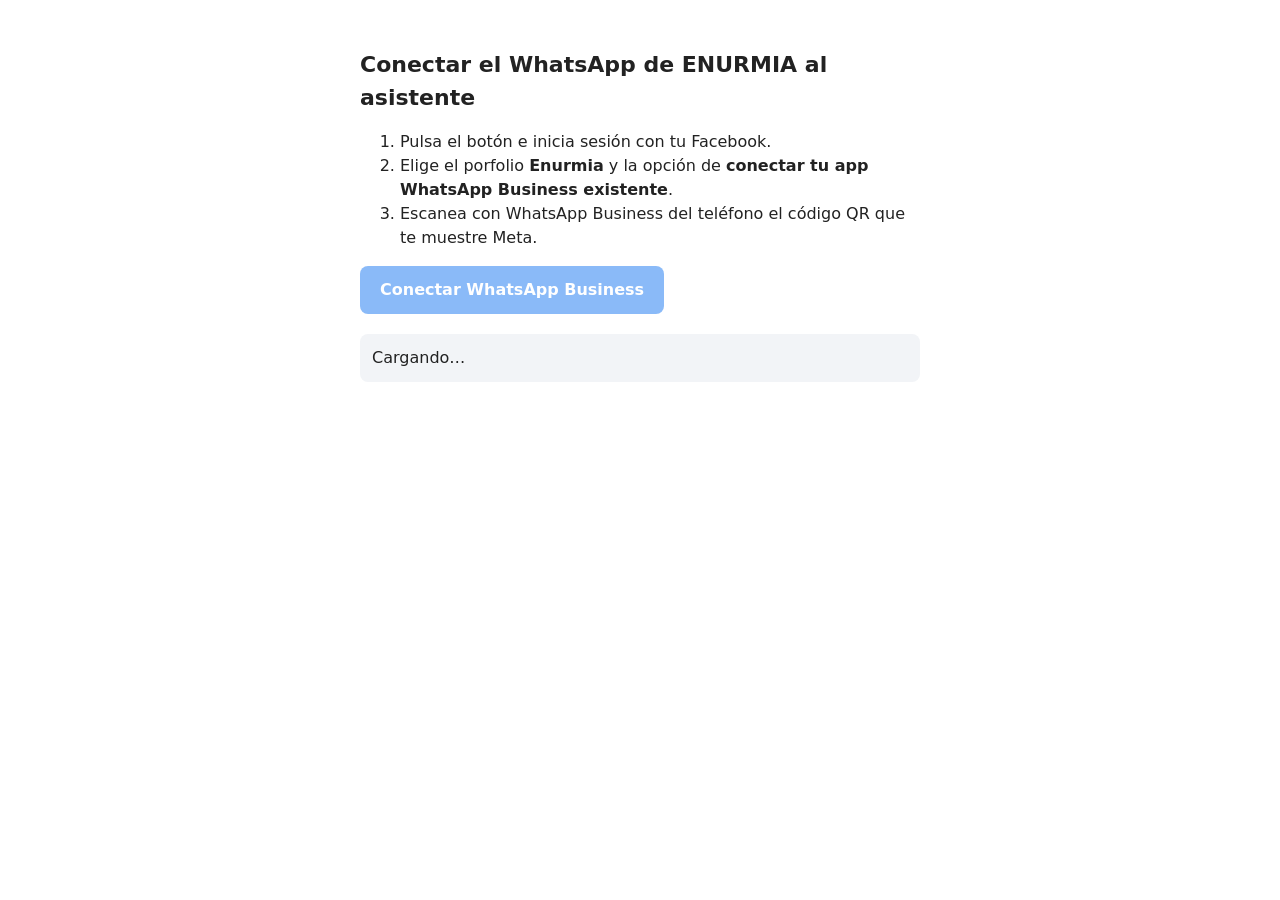
<file: conectar-whatsapp.html>
<!doctype html>
<!-- ============================================================
     CONECTAR WHATSAPP — se usa una sola vez (o al cambiar de numero).
     Abre el registro insertado de Meta en modo coexistencia: el numero
     de WhatsApp Business sigue en el telefono y ademas lo atiende el bot.
     Al terminar, manda el "code" de Meta a la funcion whatsapp-alta.
     Se abre en https://www.enurmia.dpdns.org/conectar-whatsapp (Facebook
     exige https; el dominio esta en "Dominios admitidos para el SDK de
     JavaScript" de la app). No lleva claves: la funcion solo acepta el
     numero de ENURMIA (WHATSAPP_NUMERO).
     ============================================================ -->
<html lang="es">
<head>
<meta charset="utf-8">
<meta name="viewport" content="width=device-width, initial-scale=1">
<meta name="robots" content="noindex,nofollow">
<title>Conectar WhatsApp — ENURMIA</title>
<style>
  body{ font:16px/1.5 system-ui, sans-serif; max-width:560px; margin:48px auto; padding:0 16px; color:#222; background:#fff; }
  h1{ font-size:22px; }
  button{ font:inherit; font-weight:700; padding:12px 20px; border:0; border-radius:8px; background:#1877f2; color:#fff; cursor:pointer; }
  button:disabled{ opacity:.5; cursor:default; }
  #estado{ margin-top:20px; padding:12px; border-radius:8px; background:#f2f4f7; white-space:pre-wrap; }
  .ok{ background:#e7f6ec !important; } .mal{ background:#fdecec !important; }
</style>
</head>
<body>
<h1>Conectar el WhatsApp de ENURMIA al asistente</h1>
<ol>
  <li>Pulsa el botón e inicia sesión con tu Facebook.</li>
  <li>Elige el porfolio <b>Enurmia</b> y la opción de <b>conectar tu app WhatsApp Business existente</b>.</li>
  <li>Escanea con WhatsApp Business del teléfono el código QR que te muestre Meta.</li>
</ol>
<button id="conectar" disabled>Conectar WhatsApp Business</button>
<div id="estado">Cargando…</div>

<script>
  const APP_ID = '1595500451476599';
  const CONFIG_ID = '1120625347101890';
  const ALTA = 'https://msxvpyddpqxmnhosgxnw.supabase.co/functions/v1/whatsapp-alta';
  const $estado = document.getElementById('estado');
  const $boton = document.getElementById('conectar');
  const estado = (t, clase) => { $estado.textContent = t; $estado.className = clase || ''; };

  let code = null, datos = null;

  // Meta avisa por postMessage de la cuenta y el numero elegidos.
  window.addEventListener('message', (e) => {
    if (!/(^|\.)facebook\.com$/.test(new URL(e.origin).hostname)) return;
    let m; try { m = JSON.parse(e.data); } catch { return; }
    if (m?.type !== 'WA_EMBEDDED_SIGNUP') return;
    console.log('[alta] evento', m.event, m.data);
    if (/^FINISH/.test(m.event)) { datos = m.data; enviar(); }
    else if (m.event === 'CANCEL') estado('Se canceló en el paso: ' + (m.data?.current_step || '?'), 'mal');
    else if (m.event === 'ERROR') estado('Meta dio un error: ' + (m.data?.error_message || ''), 'mal');
  });

  async function enviar() {
    if (!code || !datos) return; // esperar a tener las dos cosas
    estado('Guardando la conexión…');
    try {
      const r = await fetch(ALTA, {
        method: 'POST',
        headers: { 'Content-Type': 'application/json' },
        body: JSON.stringify({ code, waba_id: datos.waba_id, phone_number_id: datos.phone_number_id }),
      });
      const j = await r.json();
      if (!r.ok) throw new Error(j.error || r.status);
      estado('¡Listo! El asistente ya atiende ' + (j.telefono || 'el número') + (j.nombre ? ' (' + j.nombre + ')' : '') + '.', 'ok');
    } catch (err) {
      estado('No se pudo guardar: ' + err.message, 'mal');
    }
  }

  window.fbAsyncInit = () => {
    FB.init({ appId: APP_ID, autoLogAppEvents: true, xfbml: false, version: 'v23.0' });
    $boton.disabled = false;
    estado('Listo para conectar.');
  };

  $boton.onclick = () => {
    estado('Sigue los pasos en la ventana de Meta…');
    FB.login((resp) => {
      if (resp.authResponse?.code) { code = resp.authResponse.code; enviar(); }
      else estado('No se completó el inicio de sesión con Meta.', 'mal');
    }, {
      config_id: CONFIG_ID,
      response_type: 'code',
      override_default_response_type: true,
      extras: { setup: {}, featureType: 'whatsapp_business_app_onboarding', sessionInfoVersion: '3' },
    });
  };
</script>
<script async defer crossorigin="anonymous" src="https://connect.facebook.net/es_LA/sdk.js"></script>
</body>
</html>
</file>
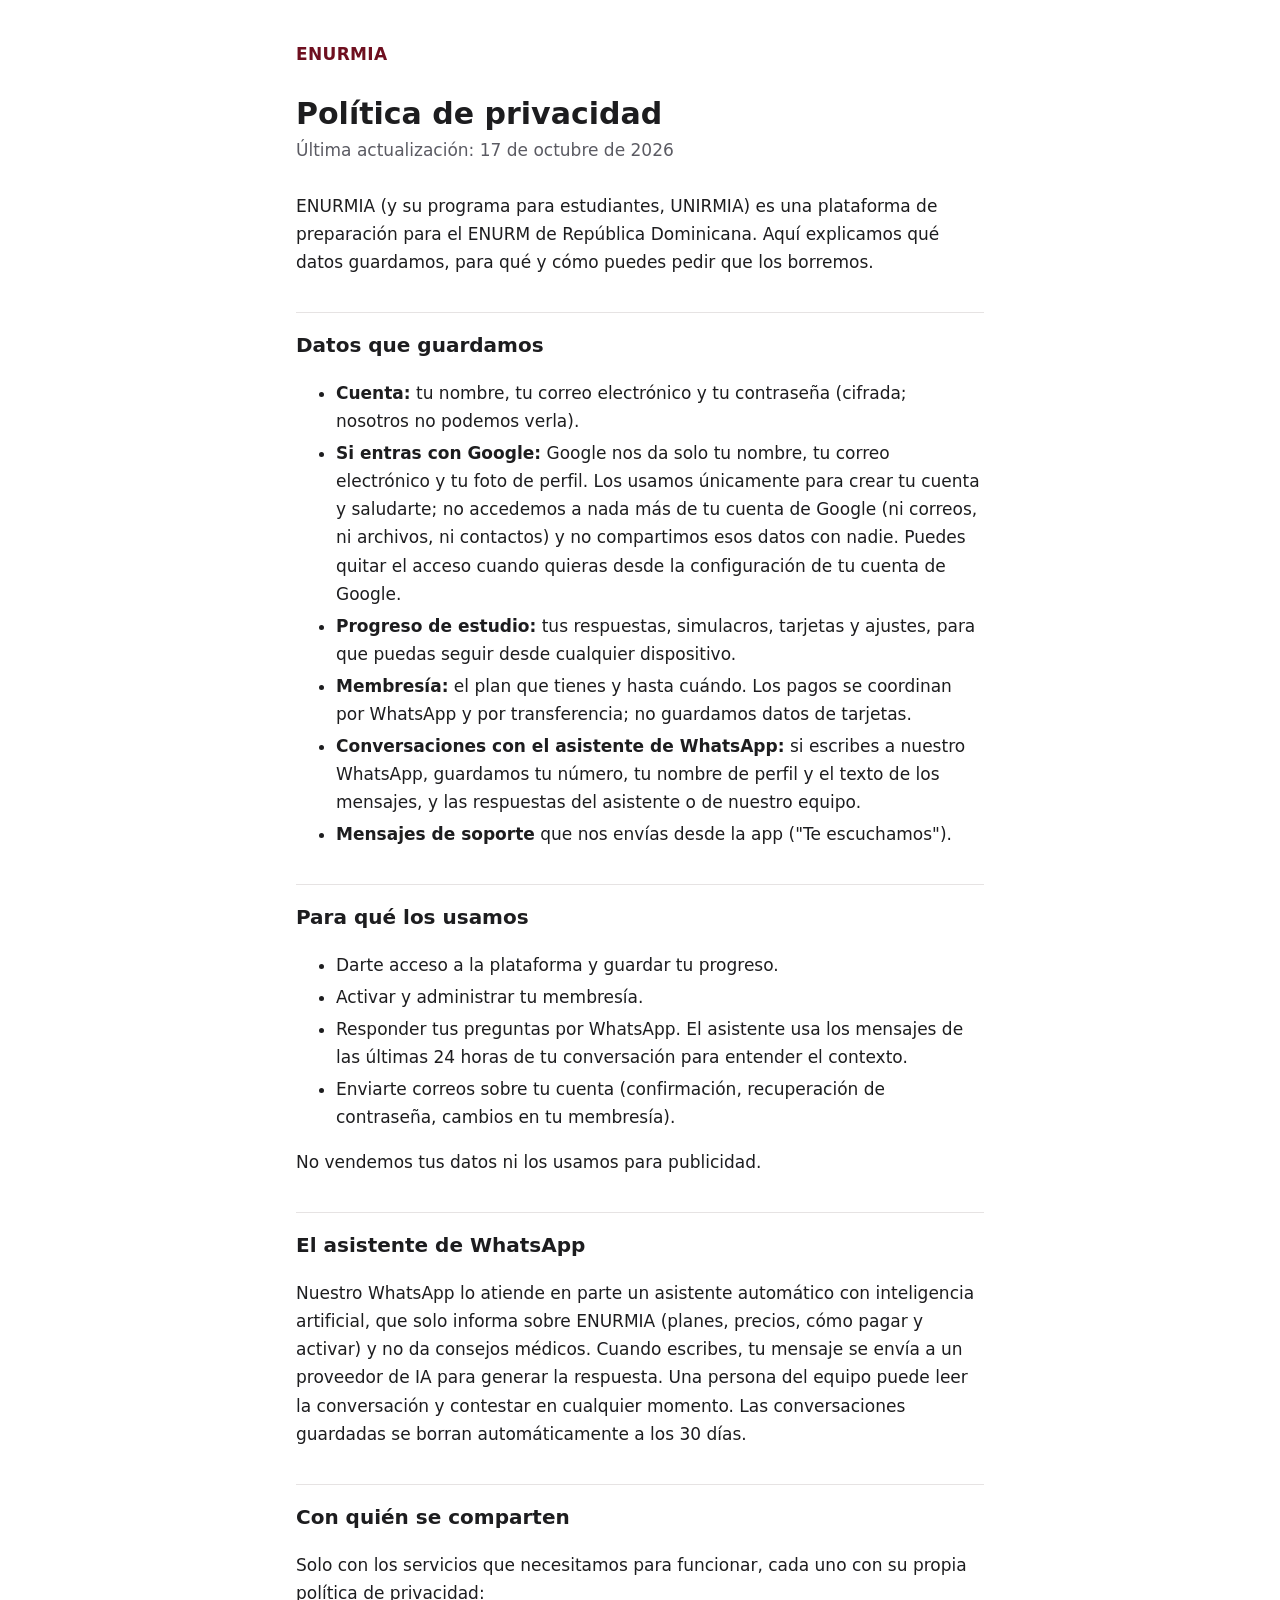
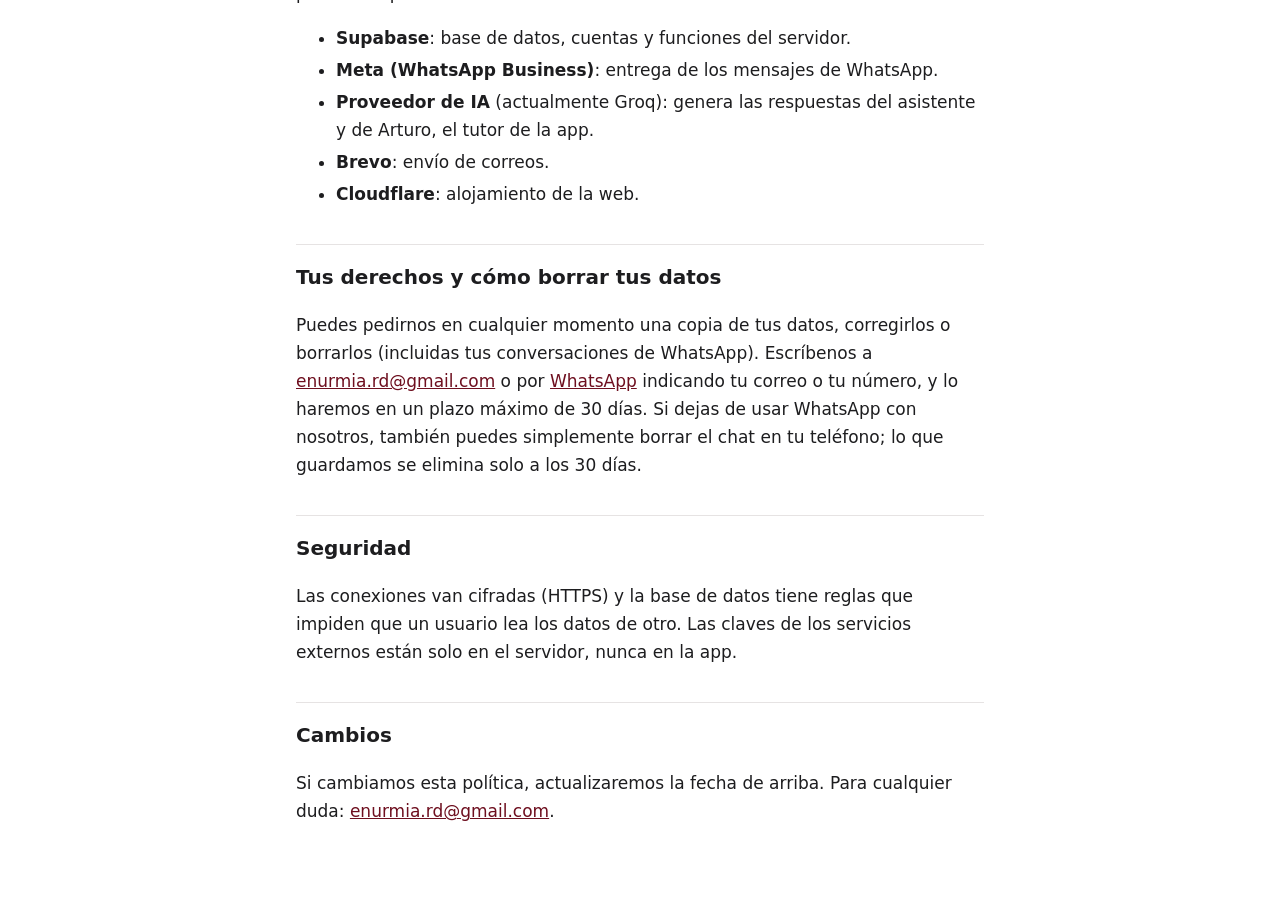
<file: privacidad.html>
<!DOCTYPE html>
<html lang="es">
<head>
<meta charset="utf-8">
<meta name="viewport" content="width=device-width,initial-scale=1">
<title>Política de privacidad — ENURMIA</title>
<meta name="description" content="Qué datos guarda ENURMIA (cuenta, progreso de estudio y conversaciones con el asistente de WhatsApp), para qué, con quién se comparten y cómo pedir que se borren.">
<link rel="canonical" href="https://www.enurmia.dpdns.org/privacidad.html">
<meta name="robots" content="index,follow">
<link rel="icon" href="data:image/svg+xml,<svg xmlns='http://www.w3.org/2000/svg' viewBox='0 0 100 100'><rect width='100' height='100' rx='22' fill='%236E0F1F'/><path d='M12 55h16l7-18 10 34 8-22 6 12h29' stroke='white' stroke-width='7' fill='none' stroke-linecap='round' stroke-linejoin='round'/></svg>">
<style>
  :root{ --tinta:#1d1d1f; --suave:#5b5b63; --sangria:#6E0F1F; --fondo:#fff; --linea:#e6e3e3; }
  @media (prefers-color-scheme: dark){ :root{ --tinta:#ececee; --suave:#a9a9b2; --sangria:#e2788a; --fondo:#121214; --linea:#2c2c30; } }
  *{ box-sizing:border-box; }
  body{ margin:0; background:var(--fondo); color:var(--tinta); font:17px/1.65 system-ui,-apple-system,"Segoe UI",sans-serif; }
  main{ max-width:720px; margin:0 auto; padding:40px 16px 64px; }
  a{ color:var(--sangria); }
  .marca{ font-weight:800; letter-spacing:.02em; color:var(--sangria); text-decoration:none; }
  h1{ font-size:30px; line-height:1.2; margin:28px 0 4px; }
  .fecha{ color:var(--suave); margin:0 0 28px; }
  h2{ font-size:20px; margin:36px 0 8px; padding-top:16px; border-top:1px solid var(--linea); }
  li{ margin:4px 0; }
</style>
</head>
<body>
<main>
  <a class="marca" href="/">ENURMIA</a>
  <h1>Política de privacidad</h1>
  <p class="fecha">Última actualización: 17 de octubre de 2026</p>

  <p>ENURMIA (y su programa para estudiantes, UNIRMIA) es una plataforma de preparación para el ENURM de República Dominicana. Aquí explicamos qué datos guardamos, para qué y cómo puedes pedir que los borremos.</p>

  <h2>Datos que guardamos</h2>
  <ul>
    <li><b>Cuenta:</b> tu nombre, tu correo electrónico y tu contraseña (cifrada; nosotros no podemos verla).</li>
    <li><b>Si entras con Google:</b> Google nos da solo tu nombre, tu correo electrónico y tu foto de perfil. Los usamos únicamente para crear tu cuenta y saludarte; no accedemos a nada más de tu cuenta de Google (ni correos, ni archivos, ni contactos) y no compartimos esos datos con nadie. Puedes quitar el acceso cuando quieras desde la configuración de tu cuenta de Google.</li>
    <li><b>Progreso de estudio:</b> tus respuestas, simulacros, tarjetas y ajustes, para que puedas seguir desde cualquier dispositivo.</li>
    <li><b>Membresía:</b> el plan que tienes y hasta cuándo. Los pagos se coordinan por WhatsApp y por transferencia; no guardamos datos de tarjetas.</li>
    <li><b>Conversaciones con el asistente de WhatsApp:</b> si escribes a nuestro WhatsApp, guardamos tu número, tu nombre de perfil y el texto de los mensajes, y las respuestas del asistente o de nuestro equipo.</li>
    <li><b>Mensajes de soporte</b> que nos envías desde la app ("Te escuchamos").</li>
  </ul>

  <h2>Para qué los usamos</h2>
  <ul>
    <li>Darte acceso a la plataforma y guardar tu progreso.</li>
    <li>Activar y administrar tu membresía.</li>
    <li>Responder tus preguntas por WhatsApp. El asistente usa los mensajes de las últimas 24 horas de tu conversación para entender el contexto.</li>
    <li>Enviarte correos sobre tu cuenta (confirmación, recuperación de contraseña, cambios en tu membresía).</li>
  </ul>
  <p>No vendemos tus datos ni los usamos para publicidad.</p>

  <h2>El asistente de WhatsApp</h2>
  <p>Nuestro WhatsApp lo atiende en parte un asistente automático con inteligencia artificial, que solo informa sobre ENURMIA (planes, precios, cómo pagar y activar) y no da consejos médicos. Cuando escribes, tu mensaje se envía a un proveedor de IA para generar la respuesta. Una persona del equipo puede leer la conversación y contestar en cualquier momento. Las conversaciones guardadas se borran automáticamente a los 30 días.</p>

  <h2>Con quién se comparten</h2>
  <p>Solo con los servicios que necesitamos para funcionar, cada uno con su propia política de privacidad:</p>
  <ul>
    <li><b>Supabase</b>: base de datos, cuentas y funciones del servidor.</li>
    <li><b>Meta (WhatsApp Business)</b>: entrega de los mensajes de WhatsApp.</li>
    <li><b>Proveedor de IA</b> (actualmente Groq): genera las respuestas del asistente y de Arturo, el tutor de la app.</li>
    <li><b>Brevo</b>: envío de correos.</li>
    <li><b>Cloudflare</b>: alojamiento de la web.</li>
  </ul>

  <h2>Tus derechos y cómo borrar tus datos</h2>
  <p>Puedes pedirnos en cualquier momento una copia de tus datos, corregirlos o borrarlos (incluidas tus conversaciones de WhatsApp). Escríbenos a <a href="mailto:enurmia.rd@gmail.com">enurmia.rd@gmail.com</a> o por <a href="https://wa.me/18493712222">WhatsApp</a> indicando tu correo o tu número, y lo haremos en un plazo máximo de 30 días. Si dejas de usar WhatsApp con nosotros, también puedes simplemente borrar el chat en tu teléfono; lo que guardamos se elimina solo a los 30 días.</p>

  <h2>Seguridad</h2>
  <p>Las conexiones van cifradas (HTTPS) y la base de datos tiene reglas que impiden que un usuario lea los datos de otro. Las claves de los servicios externos están solo en el servidor, nunca en la app.</p>

  <h2>Cambios</h2>
  <p>Si cambiamos esta política, actualizaremos la fecha de arriba. Para cualquier duda: <a href="mailto:enurmia.rd@gmail.com">enurmia.rd@gmail.com</a>.</p>
</main>
</body>
</html>
</file>
<file: assets/css/app.css>
/* ============================================================
   ENURMIA — sistema visual
   Direccion: instrumental medico. Sangria como marca,
   materiales de quirofano como paleta de apoyo.
   ============================================================ */

@import url('https://fonts.googleapis.com/css2?family=Bricolage+Grotesque:opsz,wght@12..96,400;12..96,600;12..96,700;12..96,800&family=Manrope:wght@400;500;600;700;800&family=IBM+Plex+Mono:wght@400;500;600&display=swap');

/* ---------- tokens ---------- */
:root{
  --sangria:#6E0F1F;
  --sangria-vivo:#B31331;
  --sangria-luz:#F3DDE0;
  --sangria-tinta:#4A0812;

  --hueso:#FAF6F2;
  --hueso-hondo:#F1E9E3;
  --papel:#FFFFFF;
  --carbon:#16100F;
  --carbon-suave:#2A1F1D;

  --quirofano:#4E8C74;
  --quirofano-luz:#DCEDE4;
  --yodo:#C8873A;
  --yodo-luz:#F7E8D2;
  --suero:#7FA8C4;
  --suero-luz:#DFECF4;
  --lila:#8E7BB0;
  --lila-luz:#EAE3F3;

  --tinta:#1D1512;
  --tinta-60:#6B5F5A;
  --tinta-40:#9C918C;
  --linea:#E7DCD4;

  --display:'Bricolage Grotesque','Manrope',system-ui,sans-serif;
  --texto:'Manrope',system-ui,-apple-system,sans-serif;
  --mono:'IBM Plex Mono',ui-monospace,'Cascadia Mono',monospace;

  --r-xs:10px; --r-sm:14px; --r-md:20px; --r-lg:26px; --r-xl:34px;
  --sombra-baja:0 1px 2px rgba(45,20,15,.06), 0 4px 14px rgba(45,20,15,.05);
  --sombra-media:0 2px 6px rgba(45,20,15,.07), 0 14px 34px rgba(45,20,15,.09);
  --sombra-alta:0 8px 20px rgba(45,20,15,.10), 0 30px 60px rgba(45,20,15,.14);
  --salida:cubic-bezier(.22,1,.36,1);
  --rebote:cubic-bezier(.34,1.56,.64,1);
}

*,*::before,*::after{box-sizing:border-box}
html,body{height:100%}
body{
  margin:0;background:var(--hueso);color:var(--tinta);
  font-family:var(--texto);font-size:15px;line-height:1.55;
  -webkit-font-smoothing:antialiased;
  overflow-x:hidden;
}
h1,h2,h3,h4{font-family:var(--display);margin:0;letter-spacing:-.025em;line-height:1.08;font-weight:700}
p{margin:0}
button,input,textarea,select{font:inherit;color:inherit}
a{color:inherit;text-decoration:none}
::selection{background:var(--sangria-vivo);color:#fff}
:focus-visible{outline:2.5px solid var(--sangria-vivo);outline-offset:3px;border-radius:6px}

/* barra de scroll */
::-webkit-scrollbar{width:11px;height:11px}
::-webkit-scrollbar-track{background:transparent}
::-webkit-scrollbar-thumb{background:#DCCFC7;border:3px solid var(--hueso);border-radius:99px}
::-webkit-scrollbar-thumb:hover{background:#C6B4AA}

/* ---------- utilidades ---------- */
.mono{font-family:var(--mono);font-variant-numeric:tabular-nums}
.eyebrow{font-family:var(--mono);font-size:10.5px;letter-spacing:.18em;text-transform:uppercase;color:var(--tinta-40);font-weight:500}
.muted{color:var(--tinta-60)}
.center{display:grid;place-items:center}
.row{display:flex;align-items:center;gap:12px}
.row-b{display:flex;align-items:center;justify-content:space-between;gap:12px}
.wrap{flex-wrap:wrap}
.grow{flex:1}
.hidden{display:none !important}
.nowrap{white-space:nowrap}

/* ============================================================
   FIRMA VISUAL — el trazo de electrocardiograma
   ============================================================ */
.ecg{display:block;width:100%;height:100%;overflow:visible}
.ecg path{
  fill:none;stroke:currentColor;stroke-width:2;
  stroke-linecap:round;stroke-linejoin:round;
  stroke-dasharray:var(--dash,1000);
  stroke-dashoffset:var(--dash,1000);
  animation:latido 3.2s linear infinite;
}
@keyframes latido{
  0%{stroke-dashoffset:var(--dash,1000)}
  55%,100%{stroke-dashoffset:0}
}
.ecg--pausa path{animation:none;stroke-dashoffset:0}

/* ============================================================
   BOTONES — todo lo presionable se hunde
   ============================================================ */
.btn{
  --btn-bg:var(--sangria);--btn-fg:#fff;--btn-borde:var(--sangria-tinta);
  position:relative;display:inline-flex;align-items:center;justify-content:center;gap:9px;
  padding:12px 22px;border:none;border-radius:var(--r-sm);
  background:var(--btn-bg);color:var(--btn-fg);
  font-weight:700;font-size:14px;letter-spacing:-.01em;cursor:pointer;
  box-shadow:0 3px 0 var(--btn-borde);
  transition:transform .12s var(--salida),box-shadow .12s var(--salida),filter .18s ease;
  user-select:none;
}
.btn:hover{filter:brightness(1.08)}
.btn:active{transform:translateY(3px);box-shadow:0 0 0 var(--btn-borde)}
.btn[disabled]{opacity:.4;pointer-events:none}
.btn--vivo{--btn-bg:var(--sangria-vivo);--btn-borde:#7C0D22}
.btn--carbon{--btn-bg:var(--carbon);--btn-borde:#000}
.btn--verde{--btn-bg:var(--quirofano);--btn-borde:#33604F}
.btn--fantasma{--btn-bg:var(--papel);--btn-fg:var(--tinta);--btn-borde:var(--linea);border:1px solid var(--linea)}
.btn--claro{--btn-bg:var(--sangria-luz);--btn-fg:var(--sangria);--btn-borde:#E2C3C8}
.btn--sm{padding:8px 15px;font-size:13px;border-radius:11px}
.btn--lg{padding:16px 30px;font-size:16px;border-radius:var(--r-md)}
.btn--ancho{width:100%}

.icono{
  display:inline-grid;place-items:center;width:38px;height:38px;flex:none;
  border-radius:50%;border:1px solid var(--linea);background:var(--papel);
  cursor:pointer;box-shadow:0 2px 0 var(--linea);
  transition:transform .12s var(--salida),box-shadow .12s var(--salida),background .18s;
}
.icono:hover{background:var(--hueso-hondo)}
.icono:active{transform:translateY(2px);box-shadow:none}
.icono--activo{background:var(--carbon);color:#fff;border-color:var(--carbon);box-shadow:0 2px 0 #000}

/* ---------- chips ---------- */
.chip{
  display:inline-flex;align-items:center;gap:6px;
  padding:5px 12px;border-radius:99px;background:var(--hueso-hondo);
  font-size:12px;font-weight:700;color:var(--tinta-60);white-space:nowrap;
  border:1px solid transparent;
}
.chip--sangria{background:var(--sangria-luz);color:var(--sangria)}
.chip--verde{background:var(--quirofano-luz);color:#33604F}
.chip--yodo{background:var(--yodo-luz);color:#8A5B1E}
.chip--suero{background:var(--suero-luz);color:#3F6B8C}
.chip--lila{background:var(--lila-luz);color:#5E4A82}
.chip--carbon{background:var(--carbon);color:#fff}
button.chip{cursor:pointer;transition:transform .12s var(--salida)}
button.chip:active{transform:translateY(2px)}
button.chip.on{background:var(--carbon);color:#fff}

/* ---------- cards ---------- */
.card{
  background:var(--papel);border-radius:var(--r-lg);padding:22px;
  box-shadow:var(--sombra-baja);border:1px solid rgba(231,220,212,.75);
  transition:transform .3s var(--salida),box-shadow .3s var(--salida);
}
.card--flota:hover{transform:translateY(-3px);box-shadow:var(--sombra-media)}
.card--sangria{background:var(--sangria);color:#fff;border-color:transparent}
.card--carbon{background:var(--carbon);color:#fff;border-color:transparent}
.card--rosa{background:var(--sangria-luz);border-color:#EBD2D6}
.card--verde{background:var(--quirofano-luz);border-color:#CBE3D7}
.card--suero{background:var(--suero-luz);border-color:#CFE1EC}
.card--yodo{background:var(--yodo-luz);border-color:#EEDABE}
.card--lila{background:var(--lila-luz);border-color:#DDD2EC}

/* ============================================================
   LOGIN
   ============================================================ */
.acceso{min-height:100vh;display:grid;grid-template-columns:1.05fr .95fr}
.acceso__arte{
  position:relative;overflow:hidden;padding:46px;
  background:var(--sangria);color:#fff;display:flex;flex-direction:column;
}
.acceso__arte::after{
  content:'';position:absolute;inset:auto -20% -35% -20%;height:60%;
  background:radial-gradient(60% 100% at 50% 0%,rgba(255,255,255,.13),transparent 70%);
  pointer-events:none;
}
.marca{display:flex;align-items:center;gap:11px;font-family:var(--display);font-weight:800;font-size:21px;letter-spacing:-.03em}
.marca__sello{
  width:38px;height:38px;border-radius:12px;display:grid;place-items:center;
  background:#fff;color:var(--sangria);font-size:19px;flex:none;
  box-shadow:0 3px 0 rgba(0,0,0,.18);
}
/* Centrado en el espacio libre, no pegado al fondo. Con margin-top:auto a
   secas el lema se iba abajo del todo y en pantallas altas quedaba en la
   esquina inferior con un hueco enorme sobre el. Con auto arriba Y abajo
   se reparte el sobrante por igual. */
.acceso__lema{margin-top:auto;margin-bottom:auto;max-width:520px;position:relative;z-index:1}
.acceso__lema h1{font-size:clamp(34px,4.4vw,58px);font-weight:800;letter-spacing:-.04em}
.acceso__lema h1 em{font-style:normal;color:#F0B8C0;position:relative;white-space:nowrap}
.acceso__lema p{margin-top:16px;font-size:16px;color:rgba(255,255,255,.72);max-width:420px}
.acceso__trazo{height:78px;margin-top:26px;color:rgba(255,255,255,.5)}
.acceso__pilares{display:flex;gap:8px;margin-top:26px;flex-wrap:wrap}
.acceso__pilares span{
  padding:7px 14px;border-radius:99px;border:1px solid rgba(255,255,255,.24);
  font-size:12px;font-weight:700;letter-spacing:.02em;background:rgba(255,255,255,.06);
}
.acceso__panel{padding:46px;display:grid;place-items:center;background:var(--hueso)}
.forma{width:100%;max-width:386px}
.forma h2{font-size:30px;font-weight:800}
.forma>p{color:var(--tinta-60);margin-top:8px;margin-bottom:26px;font-size:14px}
.campo{margin-bottom:15px}
.campo label{display:block;font-size:12px;font-weight:800;margin-bottom:7px;letter-spacing:.01em}
.campo input{
  width:100%;padding:13px 15px;border-radius:var(--r-sm);
  border:1.5px solid var(--linea);background:var(--papel);
  transition:border-color .18s,box-shadow .18s,transform .18s var(--salida);
}
.campo input:focus{outline:none;border-color:var(--sangria-vivo);box-shadow:0 0 0 4px rgba(179,19,49,.11)}
.campo input::placeholder{color:var(--tinta-40)}
.pestanas{display:flex;gap:4px;padding:4px;background:var(--hueso-hondo);border-radius:var(--r-sm);margin-bottom:26px}
.pestanas button{
  flex:1;padding:10px;border:none;background:transparent;border-radius:11px;
  font-weight:700;font-size:13.5px;cursor:pointer;color:var(--tinta-60);
  transition:all .22s var(--salida);
}
.pestanas button.on{background:var(--papel);color:var(--sangria);box-shadow:var(--sombra-baja)}
.aviso{
  margin-top:16px;padding:11px 14px;border-radius:var(--r-sm);font-size:13px;font-weight:600;
  background:var(--sangria-luz);color:var(--sangria);border-left:3px solid var(--sangria-vivo);
  animation:aparece .3s var(--salida);
}
.aviso--ok{background:var(--quirofano-luz);color:#33604F;border-left-color:var(--quirofano)}
.nota-privacidad{margin-top:22px;font-size:12px;color:var(--tinta-40);line-height:1.5}

@media(max-width:900px){
  .acceso{grid-template-columns:1fr}
  .acceso__arte{padding:30px;min-height:auto}
  .acceso__lema h1{font-size:34px}
  .acceso__trazo{height:52px;margin-top:18px}
  .acceso__panel{padding:30px 22px 60px}
}

/* ============================================================
   ESQUELETO DE LA APP
   ============================================================ */
.app{display:grid;grid-template-columns:236px 1fr;min-height:100vh}

.rail{
  position:sticky;top:0;height:100vh;padding:20px 14px;
  background:var(--carbon);color:#fff;display:flex;flex-direction:column;gap:6px;
}
.rail__marca{display:flex;align-items:center;gap:10px;padding:6px 8px 20px;font-family:var(--display);font-weight:800;font-size:18px;letter-spacing:-.03em}
.rail__marca .marca__sello{width:32px;height:32px;border-radius:10px;font-size:16px;background:var(--sangria-vivo);color:#fff;box-shadow:0 2px 0 #6E0F1F}
.rail__link{
  display:flex;align-items:center;gap:11px;padding:10px 12px;border-radius:13px;
  color:rgba(255,255,255,.62);font-weight:600;font-size:14px;cursor:pointer;
  border:none;background:transparent;width:100%;text-align:left;
  transition:background .2s,color .2s,transform .12s var(--salida);
}
.rail__link .em{font-size:16px;width:20px;text-align:center;flex:none}
.rail__link:hover{background:rgba(255,255,255,.07);color:#fff}
.rail__link:active{transform:translateY(2px)}
.rail__link.on{background:var(--sangria-vivo);color:#fff;box-shadow:0 3px 0 #6E0F1F}
.rail__sep{height:1px;background:rgba(255,255,255,.1);margin:12px 8px}
.rail__pie{margin-top:auto;padding:12px;border-radius:var(--r-md);background:rgba(255,255,255,.06)}
.rail__pie .eyebrow{color:rgba(255,255,255,.4)}
.rail__racha{display:flex;align-items:baseline;gap:7px;margin-top:4px}
.rail__racha b{font-family:var(--display);font-size:26px;font-weight:800}
.rail__trazo{height:26px;color:var(--sangria-vivo);margin-top:6px}

.lienzo{padding:22px 30px 90px;max-width:1320px;width:100%}

.barra-sup{display:flex;align-items:center;gap:14px;margin-bottom:22px}
.buscador{
  flex:1;max-width:430px;display:flex;align-items:center;gap:9px;
  padding:10px 16px;border-radius:99px;background:var(--papel);
  border:1px solid var(--linea);box-shadow:var(--sombra-baja);
}
.buscador input{border:none;background:transparent;width:100%;outline:none;font-size:14px}
.perfil{
  display:flex;align-items:center;gap:10px;padding:6px 14px 6px 6px;border-radius:99px;
  background:var(--papel);border:1px solid var(--linea);box-shadow:var(--sombra-baja);cursor:pointer;
  transition:transform .12s var(--salida);
}
.perfil:active{transform:translateY(2px)}
.avatar{
  width:34px;height:34px;border-radius:50%;display:grid;place-items:center;flex:none;
  background:var(--sangria);color:#fff;font-weight:800;font-size:14px;font-family:var(--display);
}
.perfil small{display:block;color:var(--tinta-40);font-size:11px;line-height:1.2}
.perfil b{font-size:13px;line-height:1.2}

/* ---------- encabezado de vista ---------- */
.encabezado{margin-bottom:20px}
.encabezado h1{font-size:clamp(26px,3vw,38px);font-weight:800}
.encabezado p{color:var(--tinta-60);margin-top:6px;max-width:640px}

/* ---------- rejillas ---------- */
.rejilla{display:grid;gap:16px}
.rejilla--2{grid-template-columns:repeat(2,1fr)}
.rejilla--3{grid-template-columns:repeat(3,1fr)}
.rejilla--4{grid-template-columns:repeat(4,1fr)}
.rejilla--tablero{grid-template-columns:1.55fr .95fr;align-items:start}
@media(max-width:1100px){
  .rejilla--tablero,.rejilla--4{grid-template-columns:repeat(2,1fr)}
  .rejilla--3{grid-template-columns:repeat(2,1fr)}
}
@media(max-width:720px){
  .rejilla--2,.rejilla--3,.rejilla--4,.rejilla--tablero{grid-template-columns:1fr}
}

/* ---------- metrica ---------- */
.metrica{padding:18px 20px;border-radius:var(--r-lg);background:var(--papel);border:1px solid rgba(231,220,212,.75);box-shadow:var(--sombra-baja)}
.metrica b{display:block;font-family:var(--display);font-size:36px;font-weight:800;letter-spacing:-.04em;line-height:1}
.metrica span{display:block;font-size:12.5px;color:var(--tinta-60);margin-top:5px;font-weight:600}
.metrica .delta{font-size:11.5px;font-weight:700;margin-top:8px;display:inline-block}
.delta--sube{color:var(--quirofano)}
.delta--baja{color:var(--sangria-vivo)}

/* ---------- barras de dominio ---------- */
.barra{height:9px;border-radius:99px;background:var(--hueso-hondo);overflow:hidden}
.barra i{display:block;height:100%;border-radius:99px;background:var(--sangria-vivo);width:0;transition:width 1s var(--salida)}
.barra--fina{height:6px}
.barra i.b-alto{background:var(--quirofano)}
.barra i.b-medio{background:var(--yodo)}
.barra i.b-bajo{background:var(--sangria-vivo)}

.dominio{display:flex;flex-direction:column;gap:14px}
.dominio__fila{cursor:pointer;transition:transform .18s var(--salida)}
.dominio__fila:hover{transform:translateX(3px)}
.dominio__fila .row-b{margin-bottom:6px}
.dominio__fila b{font-size:14px}
.dominio__fila .mono{font-size:13px;font-weight:600}

/* ---------- proxima accion ---------- */
.accion{
  position:relative;overflow:hidden;padding:26px;border-radius:var(--r-xl);
  background:var(--sangria);color:#fff;box-shadow:var(--sombra-media);
}
.accion::after{
  content:'';position:absolute;right:-60px;top:-60px;width:260px;height:260px;border-radius:50%;
  background:radial-gradient(circle,rgba(255,255,255,.12),transparent 68%);
}
.accion h3{font-size:24px;font-weight:800;margin:10px 0 8px;position:relative}
.accion p{color:rgba(255,255,255,.76);font-size:14px;max-width:460px;position:relative}
.accion .btn{margin-top:18px;position:relative}
.accion .eyebrow{color:rgba(255,255,255,.55)}

/* ============================================================
   PREGUNTA
   ============================================================ */
.sesion{max-width:860px;margin:0 auto}
.sesion__barra{
  display:flex;align-items:center;gap:16px;padding:12px 18px;border-radius:99px;
  background:var(--papel);border:1px solid var(--linea);box-shadow:var(--sombra-baja);margin-bottom:20px;
  position:sticky;top:12px;z-index:20;
}
.progreso-pts{display:flex;gap:4px;flex:1;align-items:center}
.pt{height:6px;flex:1;border-radius:99px;background:var(--hueso-hondo);transition:background .3s}
.pt.ok{background:var(--quirofano)}
.pt.mal{background:var(--sangria-vivo)}
.pt.now{background:var(--carbon)}
.pt.marcada{background:var(--yodo)}

.reloj{display:flex;align-items:center;gap:8px;font-family:var(--mono);font-weight:600;font-size:15px}
.reloj__trazo{width:44px;height:20px;color:var(--quirofano)}
.reloj--urgente{color:var(--sangria-vivo)}
.reloj--urgente .reloj__trazo{color:var(--sangria-vivo)}
.reloj--urgente .ecg path{animation-duration:.9s}

.pregunta{
  background:var(--papel);border-radius:var(--r-xl);padding:30px;
  box-shadow:var(--sombra-media);border:1px solid rgba(231,220,212,.7);
  animation:entra .42s var(--salida) both;
}
@keyframes entra{from{opacity:0;transform:translateY(14px) scale(.99)}to{opacity:1;transform:none}}
.pregunta__meta{display:flex;gap:8px;flex-wrap:wrap;margin-bottom:16px}
.pregunta__caso{font-size:17px;line-height:1.68;color:var(--tinta)}
.pregunta__caso strong{background:linear-gradient(transparent 62%,var(--sangria-luz) 62%);font-weight:700}
.pregunta__enunciado{font-family:var(--display);font-size:20px;font-weight:700;margin:22px 0 18px;letter-spacing:-.02em}

.opciones{display:flex;flex-direction:column;gap:10px}
.opcion{
  display:flex;align-items:flex-start;gap:14px;padding:15px 18px;
  border-radius:var(--r-md);border:1.5px solid var(--linea);background:var(--papel);
  cursor:pointer;text-align:left;width:100%;
  transition:transform .14s var(--salida),border-color .2s,background .2s,box-shadow .14s var(--salida);
  box-shadow:0 2px 0 rgba(231,220,212,.9);
}
.opcion:hover{border-color:#D6C3BB;background:#FEFCFB}
.opcion:active{transform:translateY(2px);box-shadow:none}
.opcion__letra{
  width:29px;height:29px;flex:none;border-radius:9px;display:grid;place-items:center;
  background:var(--hueso-hondo);font-family:var(--mono);font-weight:600;font-size:13px;
  transition:background .2s,color .2s;
}
.opcion__texto{flex:1;font-size:15px;line-height:1.5;padding-top:3px}
.opcion.sel{border-color:var(--sangria-vivo);background:var(--sangria-luz);box-shadow:0 2px 0 #E2C3C8}
.opcion.sel .opcion__letra{background:var(--sangria-vivo);color:#fff}
.opcion.correcta{border-color:var(--quirofano);background:var(--quirofano-luz);box-shadow:0 2px 0 #CBE3D7}
.opcion.correcta .opcion__letra{background:var(--quirofano);color:#fff}
.opcion.incorrecta{border-color:var(--sangria-vivo);background:#FBEEF0;box-shadow:0 2px 0 #E2C3C8;animation:tiembla .38s}
.opcion.incorrecta .opcion__letra{background:var(--sangria-vivo);color:#fff}
.opcion.apagada{opacity:.5}
.opcion[disabled]{cursor:default}
@keyframes tiembla{10%,90%{transform:translateX(-2px)}20%,80%{transform:translateX(4px)}30%,50%,70%{transform:translateX(-6px)}40%,60%{transform:translateX(6px)}}

.acciones-pregunta{display:flex;gap:9px;flex-wrap:wrap;margin-top:20px;align-items:center}

/* ---------- confianza ---------- */
.confianza{display:flex;gap:8px;align-items:center;margin-top:18px;padding:12px 15px;border-radius:var(--r-md);background:var(--hueso);border:1px dashed var(--linea)}
.confianza span{font-size:12.5px;font-weight:700;color:var(--tinta-60)}
.confianza button{flex:1}

/* ---------- explicacion ---------- */
.explica{margin-top:20px;animation:aparece .45s var(--salida) both}
@keyframes aparece{from{opacity:0;transform:translateY(10px)}to{opacity:1;transform:none}}
.veredicto{
  display:flex;align-items:center;gap:14px;padding:18px 20px;border-radius:var(--r-md);margin-bottom:14px;
}
.veredicto--ok{background:var(--quirofano-luz);color:#2F5A49}
.veredicto--mal{background:#FBEEF0;color:var(--sangria)}
.veredicto__sello{width:44px;height:44px;border-radius:14px;display:grid;place-items:center;font-size:22px;background:rgba(255,255,255,.65);flex:none}
.veredicto b{font-family:var(--display);font-size:20px;font-weight:800;display:block}
.veredicto small{font-size:13px;opacity:.85}

.bloque{padding:16px 18px;border-radius:var(--r-md);background:var(--hueso);margin-bottom:10px;border-left:3px solid var(--linea)}
.bloque .eyebrow{margin-bottom:6px;display:block}
.bloque p{font-size:14.5px;line-height:1.62}
.bloque--clave{background:var(--yodo-luz);border-left-color:var(--yodo)}
.bloque--porque{background:var(--quirofano-luz);border-left-color:var(--quirofano)}
.bloque--trampa{background:var(--lila-luz);border-left-color:var(--lila)}
.bloque--fuente{background:var(--suero-luz);border-left-color:var(--suero)}
.bloque--fuente p{font-family:var(--mono);font-size:12.5px;line-height:1.55}
.descartes{display:flex;flex-direction:column;gap:8px;margin-top:4px}
.descarte{display:flex;gap:11px;font-size:13.5px;line-height:1.55;padding:11px 14px;border-radius:var(--r-sm);background:var(--papel);border:1px solid var(--linea)}
.descarte b{font-family:var(--mono);color:var(--sangria-vivo);flex:none}

/* ---------- tipo de error ---------- */
.errores-tipo{display:grid;grid-template-columns:repeat(3,1fr);gap:8px;margin-top:8px}
@media(max-width:720px){.errores-tipo{grid-template-columns:repeat(2,1fr)}}
.err-btn{
  padding:11px 12px;border-radius:var(--r-sm);border:1.5px solid var(--linea);background:var(--papel);
  cursor:pointer;font-size:12.5px;font-weight:700;text-align:left;display:flex;gap:8px;align-items:center;
  transition:transform .12s var(--salida),border-color .2s;
}
.err-btn:active{transform:translateY(2px)}
.err-btn.on{border-color:var(--carbon);background:var(--carbon);color:#fff}
.err-punto{width:10px;height:10px;border-radius:3px;flex:none}

/* ============================================================
   RAZONAMIENTO GUIADO
   ============================================================ */
.pasos{display:flex;gap:6px;margin-bottom:20px}
.paso{flex:1;height:5px;border-radius:99px;background:var(--hueso-hondo);position:relative;overflow:hidden}
.paso i{position:absolute;inset:0;background:var(--sangria-vivo);transform:scaleX(0);transform-origin:left;transition:transform .5s var(--salida)}
.paso.hecho i,.paso.actual i{transform:scaleX(1)}
.paso.actual i{background:var(--carbon)}

.campo-largo{
  width:100%;padding:14px 16px;border-radius:var(--r-md);border:1.5px solid var(--linea);
  background:var(--papel);min-height:96px;resize:vertical;line-height:1.6;
  transition:border-color .2s,box-shadow .2s;
}
.campo-largo:focus{outline:none;border-color:var(--sangria-vivo);box-shadow:0 0 0 4px rgba(179,19,49,.1)}

.dx-lista{display:flex;flex-direction:column;gap:8px}
.dx{
  display:flex;align-items:center;gap:12px;padding:13px 16px;border-radius:var(--r-md);
  border:1.5px solid var(--linea);background:var(--papel);cursor:pointer;text-align:left;
  transition:transform .12s var(--salida),border-color .2s,background .2s;
}
.dx:active{transform:translateY(2px)}
.dx.on{border-color:var(--carbon);background:var(--hueso-hondo)}
.dx__marca{width:22px;height:22px;border-radius:7px;border:1.5px solid var(--linea);flex:none;display:grid;place-items:center;font-size:12px;background:var(--papel)}
.dx.on .dx__marca{background:var(--carbon);border-color:var(--carbon);color:#fff}
.dx.acierto{border-color:var(--quirofano);background:var(--quirofano-luz)}
.dx.fallo{border-color:var(--sangria-vivo);background:#FBEEF0}
.dx__nota{font-size:12.5px;color:var(--tinta-60);display:block;margin-top:2px}

/* ============================================================
   CLINICA / PACIENTE VIRTUAL
   ============================================================ */
.consulta{display:grid;grid-template-columns:1.35fr .8fr;gap:18px;align-items:start}
@media(max-width:1000px){.consulta{grid-template-columns:1fr}}

.expediente{background:var(--papel);border-radius:var(--r-xl);border:1px solid var(--linea);box-shadow:var(--sombra-media);overflow:hidden;display:flex;flex-direction:column;height:min(72vh,700px)}
.expediente__cabeza{padding:18px 22px;background:var(--carbon);color:#fff;display:flex;align-items:center;gap:14px}
.expediente__cabeza .avatar{background:var(--sangria-vivo);width:42px;height:42px;font-size:18px}
.expediente__cuerpo{flex:1;overflow-y:auto;padding:20px;display:flex;flex-direction:column;gap:12px;background:var(--hueso)}
.dialogo{max-width:82%;padding:13px 16px;border-radius:18px;font-size:14.5px;line-height:1.58;animation:aparece .34s var(--salida) both}
.dialogo--medico{align-self:flex-end;background:var(--carbon);color:#fff;border-bottom-right-radius:6px}
.dialogo--paciente{align-self:flex-start;background:var(--papel);border:1px solid var(--linea);border-bottom-left-radius:6px}
.dialogo--sistema{align-self:center;background:var(--suero-luz);color:#3F6B8C;font-family:var(--mono);font-size:12px;max-width:100%;text-align:center;border-radius:99px;padding:7px 15px}
.dialogo--hallazgo{align-self:flex-start;background:var(--quirofano-luz);border:1px solid #CBE3D7;border-bottom-left-radius:6px}
.dialogo__quien{display:block;font-size:11px;font-weight:800;opacity:.6;margin-bottom:3px;letter-spacing:.03em;text-transform:uppercase}
.expediente__pie{padding:14px 18px;border-top:1px solid var(--linea);background:var(--papel);display:flex;gap:9px;flex-wrap:wrap}

.vitales{display:grid;grid-template-columns:repeat(2,1fr);gap:9px}
.vital{padding:12px 14px;border-radius:var(--r-md);background:var(--papel);border:1px solid var(--linea)}
.vital b{display:block;font-family:var(--mono);font-size:19px;font-weight:600;letter-spacing:-.02em}
.vital span{font-size:10.5px;color:var(--tinta-40);font-weight:700;letter-spacing:.09em;text-transform:uppercase}
.vital--alerta b{color:var(--sangria-vivo)}
.vital--alerta{background:#FBEEF0;border-color:#EED6DA}

.acciones-clinicas{display:flex;flex-direction:column;gap:7px}
.accion-clinica{
  display:flex;align-items:center;gap:11px;padding:12px 15px;border-radius:var(--r-md);
  border:1.5px solid var(--linea);background:var(--papel);cursor:pointer;text-align:left;width:100%;
  font-size:13.5px;font-weight:600;
  transition:transform .12s var(--salida),border-color .2s,background .2s;
}
.accion-clinica:hover{border-color:#D6C3BB;background:#FEFCFB}
.accion-clinica:active{transform:translateY(2px)}
.accion-clinica.usada{opacity:.45}
.accion-clinica .em{font-size:16px}
.accion-clinica small{display:block;font-weight:600;color:var(--tinta-40);font-size:11.5px}

/* ============================================================
   MAPA DE CONOCIMIENTO
   ============================================================ */
.mapa{display:flex;flex-direction:column;gap:10px}
.nodo{
  border-radius:var(--r-md);border:1px solid var(--linea);background:var(--papel);overflow:hidden;
}
.nodo__cabeza{display:flex;align-items:center;gap:13px;padding:15px 18px;cursor:pointer;width:100%;background:transparent;border:none;text-align:left;transition:background .2s}
.nodo__cabeza:hover{background:var(--hueso)}
.nodo__flecha{transition:transform .3s var(--salida);font-size:12px;color:var(--tinta-40)}
.nodo.abierto .nodo__flecha{transform:rotate(90deg)}
.nodo__hijos{display:none;padding:0 18px 15px 50px;flex-direction:column;gap:9px}
.nodo.abierto .nodo__hijos{display:flex;animation:aparece .3s var(--salida)}
.hoja{display:flex;align-items:center;gap:12px;padding:10px 14px;border-radius:var(--r-sm);background:var(--hueso);cursor:pointer;border:1px solid transparent;transition:transform .14s var(--salida),border-color .2s}
.hoja:hover{border-color:var(--linea);transform:translateX(3px)}
.hoja .barra{width:110px;flex:none}
/* En el telefono la fila no cabe (titulo + chip + barra + %) y ensanchaba toda la pagina del Temario:
   el titulo va en su propia linea y la barra ocupa lo que quede. */
@media (max-width:560px){ .hoja{ flex-wrap:wrap; row-gap:6px } .hoja .grow{ flex-basis:100% } .hoja .barra{ flex:1; width:auto } }

/* ---------- grafico de linea ---------- */
.grafico{width:100%;height:190px;overflow:visible}
.grafico .eje{stroke:var(--linea);stroke-width:1;stroke-dasharray:3 5}
.grafico .linea{fill:none;stroke:var(--sangria-vivo);stroke-width:2.5;stroke-linecap:round;stroke-linejoin:round}
.grafico .area{fill:url(#degradadoSangria);opacity:.16}
.grafico .punto{fill:var(--papel);stroke:var(--sangria-vivo);stroke-width:2.5}
.grafico text{font-family:var(--mono);font-size:10px;fill:var(--tinta-40)}

/* ---------- anillo de preparacion ---------- */
.anillo{display:grid;place-items:center;position:relative;width:210px;height:210px;margin:0 auto}
.anillo svg{transform:rotate(-90deg);width:100%;height:100%}
.anillo circle{fill:none;stroke-width:16;stroke-linecap:round}
.anillo .fondo{stroke:var(--hueso-hondo)}
.anillo .valor{stroke:var(--sangria-vivo);transition:stroke-dashoffset 1.4s var(--salida)}
.anillo__centro{position:absolute;text-align:center}
.anillo__centro b{display:block;font-family:var(--display);font-size:52px;font-weight:800;line-height:1;letter-spacing:-.05em}
.anillo__centro span{font-size:11px;font-weight:800;letter-spacing:.14em;text-transform:uppercase;color:var(--tinta-40)}

/* ---------- medallas y niveles ---------- */
.medallas{display:grid;grid-template-columns:repeat(auto-fill,minmax(150px,1fr));gap:11px}
.medalla{padding:15px;border-radius:var(--r-md);background:var(--hueso);border:1px dashed var(--linea);text-align:center;opacity:.5;transition:all .3s var(--salida)}
.medalla.ganada{opacity:1;background:var(--papel);border-style:solid;border-color:var(--yodo);box-shadow:var(--sombra-baja)}
.medalla .em{font-size:26px;display:block;margin-bottom:7px;filter:grayscale(1)}
.medalla.ganada .em{filter:none;animation:brota .5s var(--rebote)}
.medalla b{font-size:12.5px;display:block;line-height:1.3}
.medalla small{font-size:11px;color:var(--tinta-40)}
@keyframes brota{from{transform:scale(.4)}to{transform:scale(1)}}

/* ---------- desafio ---------- */
.desafio-hud{display:flex;align-items:center;gap:18px;padding:14px 20px;border-radius:var(--r-lg);background:var(--carbon);color:#fff;margin-bottom:18px}
.vidas{display:flex;gap:5px}
.vida{font-size:17px;transition:all .3s var(--salida)}
.vida.perdida{filter:grayscale(1);opacity:.28;transform:scale(.8)}
.multi{font-family:var(--display);font-size:24px;font-weight:800;color:#F0B8C0}
.combo{padding:4px 11px;border-radius:99px;background:var(--sangria-vivo);font-size:12px;font-weight:800;animation:pulso 1.4s ease-in-out infinite}
@keyframes pulso{50%{transform:scale(1.07)}}

/* ---------- lista de biblioteca ---------- */
.filtros{display:flex;gap:7px;flex-wrap:wrap;margin-bottom:18px}
.item-lista{
  display:flex;align-items:center;gap:14px;padding:15px 18px;border-radius:var(--r-md);
  background:var(--papel);border:1px solid var(--linea);cursor:pointer;
  transition:transform .16s var(--salida),box-shadow .16s var(--salida);
}
.item-lista:hover{transform:translateY(-2px);box-shadow:var(--sombra-media)}
.item-lista__n{font-family:var(--mono);font-size:11.5px;color:var(--tinta-40);width:52px;flex:none}

/* ---------- toast ---------- */
.tostadas{position:fixed;bottom:22px;left:50%;transform:translateX(-50%);display:flex;flex-direction:column;gap:9px;z-index:200;align-items:center}
.tostada{
  padding:12px 20px;border-radius:99px;background:var(--carbon);color:#fff;
  font-size:13.5px;font-weight:700;box-shadow:var(--sombra-alta);
  animation:sube .4s var(--rebote) both;display:flex;align-items:center;gap:9px;
}
.tostada--ok{background:var(--quirofano)}
.tostada--mal{background:var(--sangria-vivo)}
.tostada.sale{animation:baja .3s var(--salida) both}
@keyframes sube{from{opacity:0;transform:translateY(22px) scale(.92)}to{opacity:1;transform:none}}
@keyframes baja{to{opacity:0;transform:translateY(14px) scale(.96)}}

/* ---------- modal ---------- */
.velo{position:fixed;inset:0;background:rgba(22,16,15,.55);backdrop-filter:blur(4px);z-index:150;display:grid;place-items:center;padding:22px;animation:aparece .25s ease both}
.modal{background:var(--papel);border-radius:var(--r-xl);padding:30px;max-width:520px;width:100%;box-shadow:var(--sombra-alta);animation:brotaModal .38s var(--rebote) both;max-height:88vh;overflow-y:auto}
@keyframes brotaModal{from{opacity:0;transform:scale(.94) translateY(14px)}to{opacity:1;transform:none}}

/* ---------- barra inferior movil ---------- */
.movil{display:none}
@media(max-width:900px){
  .app{grid-template-columns:1fr}
  .rail{display:none}
  .lienzo{padding:16px 16px 96px}
  .movil{
    display:flex;position:fixed;bottom:12px;left:12px;right:12px;z-index:100;
    background:var(--carbon);border-radius:99px;padding:7px;justify-content:space-around;
    box-shadow:var(--sombra-alta);
  }
  .movil button{
    border:none;background:transparent;color:rgba(255,255,255,.6);padding:9px 14px;border-radius:99px;
    font-size:18px;cursor:pointer;transition:all .2s var(--salida);
  }
  .movil button.on{background:var(--sangria-vivo);color:#fff}
  .movil button{flex:1 1 0;min-width:0;padding:9px 0}
  .movil__mas{font-weight:800}
  .sesion__barra{flex-wrap:wrap;border-radius:var(--r-lg);position:static}
  .pregunta{padding:20px}
  .encabezado h1{font-size:26px}
  .expediente{height:auto;min-height:60vh}
}

/* ---------- entradas escalonadas ---------- */
.escalona>*{animation:entra .5s var(--salida) both}
.escalona>*:nth-child(1){animation-delay:.02s}
.escalona>*:nth-child(2){animation-delay:.06s}
.escalona>*:nth-child(3){animation-delay:.1s}
.escalona>*:nth-child(4){animation-delay:.14s}
.escalona>*:nth-child(5){animation-delay:.18s}
.escalona>*:nth-child(6){animation-delay:.22s}
.escalona>*:nth-child(7){animation-delay:.26s}
.escalona>*:nth-child(8){animation-delay:.3s}

@media(prefers-reduced-motion:reduce){
  *,*::before,*::after{animation-duration:.01ms !important;animation-iteration-count:1 !important;transition-duration:.01ms !important}
}

/* ============================================================
   FLASHCARDS
   ============================================================ */
.tarjeta-zona{max-width:640px;margin:0 auto;display:flex;flex-direction:column;align-items:center}

.tarjeta{
  width:100%;height:min(46vh,380px);position:relative;cursor:pointer;
  perspective:1400px;
}
.tarjeta__cara{
  position:absolute;inset:0;border-radius:var(--r-xl);padding:34px;
  display:flex;flex-direction:column;align-items:center;justify-content:center;text-align:center;
  backface-visibility:hidden;-webkit-backface-visibility:hidden;
  transition:transform .55s var(--salida),box-shadow .55s var(--salida);
  box-shadow:var(--sombra-media);
}
.tarjeta__cara--frente{
  background:var(--papel);border:1px solid var(--linea);
  transform:rotateY(0deg);
}
.tarjeta__cara--dorso{
  background:var(--sangria);color:#fff;transform:rotateY(180deg);
}
.tarjeta.girada .tarjeta__cara--frente{transform:rotateY(-180deg)}
.tarjeta.girada .tarjeta__cara--dorso{transform:rotateY(0deg)}

.tarjeta__texto{
  font-family:var(--display);font-size:clamp(19px,2.6vw,26px);font-weight:700;
  line-height:1.32;letter-spacing:-.02em;margin-top:14px;
}
.tarjeta__cara--dorso .tarjeta__texto{font-weight:600}
.tarjeta__mas{
  margin-top:16px;padding-top:14px;border-top:1px solid rgba(255,255,255,.22);
  font-size:14px;line-height:1.55;color:rgba(255,255,255,.72);font-family:var(--texto);
}
.tarjeta__pista{
  position:absolute;bottom:20px;left:0;right:0;
  font-family:var(--mono);font-size:11px;letter-spacing:.1em;
  text-transform:uppercase;color:var(--tinta-40);
}
.tarjeta:hover .tarjeta__cara--frente{box-shadow:var(--sombra-alta)}
.tarjeta:active .tarjeta__cara{transform:scale(.99)}
.tarjeta.girada:active .tarjeta__cara--frente{transform:rotateY(-180deg) scale(.99)}
.tarjeta.girada:active .tarjeta__cara--dorso{transform:rotateY(0deg) scale(.99)}

.calificar{width:100%;margin-top:22px;animation:aparece .3s var(--salida) both}
.calificar__botones{display:grid;grid-template-columns:repeat(4,1fr);gap:8px}
.calificar__b{flex-direction:column;gap:2px;padding:13px 8px}
.calificar__b b{font-size:14px;line-height:1.1}
.calificar__b small{font-size:10.5px;opacity:.7;font-weight:600}

@media(max-width:720px){
  .tarjeta{height:min(52vh,340px)}
  .tarjeta__cara{padding:24px}
  .calificar__botones{grid-template-columns:repeat(2,1fr)}
}
@media(prefers-reduced-motion:reduce){
  .tarjeta__cara{transition:none}
}

/* ============================================================
   ESTUDIAR — lectura de los temas
   ============================================================ */
.apuntes-rejilla{display:grid;grid-template-columns:repeat(auto-fill,minmax(250px,1fr));gap:12px}
.apunte{position:relative;display:flex;flex-direction:column;gap:6px;text-align:left;
  padding:16px 16px 14px;background:var(--papel);border:1px solid var(--linea);
  border-bottom:3px solid var(--linea);border-radius:var(--r-sm);cursor:pointer;
  transition:transform .18s var(--salida),box-shadow .18s var(--salida),border-color .18s}
.apunte:hover{transform:translateY(-2px);box-shadow:var(--sombra-media);border-color:var(--sangria-luz)}
.apunte:active{transform:translateY(1px);border-bottom-width:1px;margin-bottom:2px}
.apunte__t{font-family:var(--display);font-weight:650;font-size:15.5px;line-height:1.25;color:var(--tinta)}
.apunte__idea{font-size:12.5px;color:var(--tinta-60);line-height:1.5}
.apunte__pie{display:flex;align-items:center;gap:8px;margin-top:4px;
  font-family:var(--mono);font-size:10.5px;color:var(--tinta-40);text-transform:uppercase;letter-spacing:.06em}
.apunte--leido{border-left:3px solid var(--quirofano)}
.apunte--leido .apunte__pie{color:var(--quirofano)}

.lectura{display:grid;grid-template-columns:200px minmax(0,1fr);gap:32px;align-items:start;max-width:880px}
.lectura__indice{position:sticky;top:84px;display:flex;flex-direction:column;gap:2px;
  padding-left:12px;border-left:1px solid var(--linea)}
.lectura__indice a{padding:5px 0;font-size:12.5px;line-height:1.35;color:var(--tinta-40);
  text-decoration:none;border-left:2px solid transparent;margin-left:-13px;padding-left:11px;
  transition:color .15s,border-color .15s}
.lectura__indice a:hover{color:var(--sangria-vivo)}
.lectura__indice a.act{color:var(--sangria);border-left-color:var(--sangria-vivo);font-weight:600}

.texto{max-width:64ch}
.texto h2{font-family:var(--display);font-weight:650;font-size:21px;line-height:1.2;
  margin:34px 0 12px;color:var(--tinta);scroll-margin-top:90px}
.texto h2:first-child{margin-top:0}
.texto h2::before{content:'';display:block;width:26px;height:2px;background:var(--sangria-vivo);
  margin-bottom:10px;border-radius:2px}
.texto p{font-size:15px;line-height:1.75;color:var(--tinta);margin:0 0 14px}
.texto p strong{font-weight:700;color:var(--sangria-tinta)}
.texto em{font-style:normal;font-weight:600;color:var(--sangria-vivo)}

.foco,.alarma,.recordar{border-radius:var(--r-sm);padding:15px 17px;margin:20px 0}
.foco{background:var(--suero-luz);border-left:3px solid var(--suero)}
.alarma{background:var(--sangria-luz);border-left:3px solid var(--sangria-vivo)}
.recordar{background:var(--carbon);color:#F3EAE6;border-left:3px solid var(--yodo)}
.foco__t,.alarma__t,.recordar__t{font-family:var(--mono);font-size:10.5px;text-transform:uppercase;
  letter-spacing:.1em;margin-bottom:9px;display:flex;align-items:center;gap:7px}
.foco__t{color:#3E6C88}
.alarma__t{color:var(--sangria)}
.recordar__t{color:var(--yodo)}
.foco ul,.alarma ul,.recordar ul{margin:0;padding-left:17px;display:flex;flex-direction:column;gap:7px}
.foco li,.alarma li{font-size:14px;line-height:1.6;color:var(--tinta)}
.recordar li{font-size:14px;line-height:1.6;color:#F3EAE6}
.recordar li::marker{color:var(--yodo)}

.lectura__pie{margin-top:34px;padding-top:20px;border-top:1px solid var(--linea)}
.fuente{font-size:12px;line-height:1.6;color:var(--tinta-40);font-style:italic;margin-top:14px}

@media(max-width:900px){
  .lectura{grid-template-columns:1fr;gap:18px}
  .lectura__indice{position:static;flex-direction:row;flex-wrap:wrap;gap:6px;
    border-left:0;border-top:1px solid var(--linea);padding:12px 0 0}
  .lectura__indice a{margin:0;padding:5px 10px;border:1px solid var(--linea);border-radius:100px;font-size:11.5px}
  .lectura__indice a.act{border-color:var(--sangria-vivo)}
  .texto h2{font-size:19px}
}


/* ---------- Arturo ---------- */
.arturo{
  display:flex; align-items:center; gap:14px;
  background:var(--papel); border:1px solid var(--linea);
  border-left:4px solid var(--sangria);
  border-radius:var(--r-md); padding:16px 18px;
}
.arturo__av{ position:relative; flex:none; width:68px; height:68px; display:block }
.av{ width:100%; height:100%; display:block; overflow:visible;
  filter:drop-shadow(0 2px 3px rgba(74,8,18,.18)) }
.av__trazo{ fill:none; stroke:#2A1F1D; stroke-width:1.6; stroke-linecap:round; stroke-linejoin:round }
.av *{ transform-box:fill-box; transform-origin:center }
.arturo__insignia{
  position:absolute; right:-6px; bottom:-2px; width:26px; height:26px;
  border-radius:50%; background:var(--papel); border:1px solid var(--linea);
  display:flex; align-items:center; justify-content:center; font-size:14px;
  box-shadow:0 2px 6px rgba(22,16,15,.15);
}
@keyframes av-entra{ 0%{ transform:translateY(10px) scale(.85); opacity:0 } 100%{ transform:none; opacity:1 } }
@keyframes av-respira{ 0%,100%{ transform:translateY(0) } 50%{ transform:translateY(-1.5px) } }
@keyframes av-parpadeo{ 0%,92%,100%{ transform:scaleY(1) } 95%{ transform:scaleY(.1) } }
@keyframes av-habla{ 0%,100%{ transform:scaleY(.55) } 50%{ transform:scaleY(1.15) } }
@keyframes av-salta{ 0%,100%{ transform:translateY(0) } 35%{ transform:translateY(-6px) } 60%{ transform:translateY(0) } 78%{ transform:translateY(-2px) } }
@keyframes av-duda{ 0%,100%{ transform:rotate(0) } 30%{ transform:rotate(-3deg) } 70%{ transform:rotate(3deg) } }
@keyframes av-pulso{ 0%,100%{ opacity:1; transform:scale(1) } 50%{ opacity:.65; transform:scale(1.18) } }
@keyframes av-antena{ 0%,100%{ transform:rotate(0) } 50%{ transform:rotate(9deg) } }
.arturo__av{ animation:av-entra .45s cubic-bezier(.2,.9,.3,1.2) both }
.av__cabeza{ animation:av-respira 4s ease-in-out infinite }
.av__ojos{ animation:av-parpadeo 5s infinite }
.av--feliz{ animation:av-salta .9s ease-out .35s 1 }
.av--preocupado .av__cabeza{ animation:av-duda 1.4s ease-in-out .2s 2 }
.av__antena{ transform-origin:left bottom; animation:av-antena 3s ease-in-out infinite }
.arturo--habla .av__boca{ animation:av-habla .26s ease-in-out infinite }
.arturo--habla .av__lente{ animation:av-pulso .3s ease-in-out infinite }
@media (prefers-reduced-motion:reduce){
  .arturo__av, .av, .av *{ animation:none !important }
}
.arturo__texto{ flex:1; min-width:0 }
.arturo__texto b{ display:block; font-size:12px; letter-spacing:.08em;
  text-transform:uppercase; color:var(--tinta-40); margin-bottom:3px }
.arturo__texto p{ margin:0; font-size:14.5px; line-height:1.5 }

/* ---------- lista de temas de la tanda ---------- */
.ruta__lista{ display:flex; flex-direction:column; gap:8px }
.ruta__tema{
  display:flex; align-items:center; gap:12px;
  padding:10px 12px; border:1px solid var(--linea); border-radius:var(--r-xs);
}
.ruta__tema--ok{ border-color:var(--quirofano); background:var(--quirofano-luz) }
.ruta__n{
  flex:none; width:24px; height:24px; border-radius:50%;
  background:var(--hueso-hondo); display:flex; align-items:center;
  justify-content:center; font-size:12px; font-weight:600;
}
.ruta__paso{
  flex:none; width:56px; padding:6px 4px; border:1px solid var(--linea);
  border-radius:var(--r-xs); background:var(--papel); cursor:pointer;
  display:flex; flex-direction:column; align-items:center; gap:2px;
  font-family:inherit; color:inherit;
}
.ruta__paso:hover{ border-color:var(--sangria) }
.ruta__paso small{ font-size:10px; color:var(--tinta-40) }
.ruta__paso--ok{ border-color:var(--quirofano); color:var(--quirofano) }
.ruta__paso--ok small{ color:var(--quirofano) }

@media (max-width:640px){
  .ruta__tema{ flex-wrap:wrap }
  .ruta__tema .grow{ flex-basis:100%; margin-bottom:6px }
  .arturo{ flex-wrap:wrap }
  .arturo__av{ width:56px; height:56px }
  .arturo .btn{ width:100% }
}

/* ---------- casillas de bloque al armar el recorrido ---------- */
.ruta__bloques{ display:grid; grid-template-columns:repeat(2,1fr); gap:9px }
.ruta__bloque{
  display:flex; align-items:center; gap:10px; text-align:left;
  padding:12px 14px; border:1px solid var(--linea); border-radius:var(--r-sm);
  background:var(--papel); cursor:pointer; font:inherit; color:inherit;
}
.ruta__bloque:hover{ border-color:var(--sangria) }
.ruta__bloque--on{ border-color:var(--sangria); background:var(--sangria-luz) }
.ruta__bloque__marca{
  flex:none; width:20px; height:20px; border-radius:6px;
  border:1.5px solid var(--linea); background:var(--papel);
  display:flex; align-items:center; justify-content:center;
  font-size:12px; font-weight:700; color:#fff;
}
.ruta__bloque--on .ruta__bloque__marca{ background:var(--sangria); border-color:var(--sangria) }
@media (max-width:640px){ .ruta__bloques{ grid-template-columns:1fr } }

/* ---------- Arturo reformula ---------- */
.reexp{
  margin-top:14px; padding:14px 16px;
  border-left:3px solid var(--sangria); background:var(--hueso);
  border-radius:var(--r-sm);
}
.reexp .eyebrow{ display:block; margin-bottom:6px }
.reexp p{ margin:0; font-size:14px; line-height:1.55 }
.reexp--vacio{ background:transparent; border-left-color:var(--linea); padding:10px 0 0 }

/* ---------- selector de bloques con orden ---------- */
.bl-lista{ display:flex; flex-direction:column; gap:8px }
.bl-fila{
  display:flex; align-items:center; gap:10px;
  padding:11px 13px; border:1px solid var(--linea); border-radius:var(--r-sm);
  background:var(--papel);
}
.bl-fila--on{ border-color:var(--sangria); background:var(--sangria-luz) }
.bl-marca{
  flex:none; width:26px; height:26px; border-radius:8px;
  border:1.5px solid var(--linea); background:var(--papel); cursor:pointer;
  font:inherit; font-size:13px; font-weight:700; color:var(--tinta-40);
}
.bl-fila--on .bl-marca{
  background:var(--sangria); border-color:var(--sangria); color:#fff;
}
.bl-flechas{ flex:none; display:flex; flex-direction:column; gap:2px }
.bl-mover{
  width:24px; height:18px; line-height:1; padding:0;
  border:1px solid var(--linea); border-radius:6px;
  background:var(--papel); cursor:pointer; font-size:11px; color:inherit;
}
.bl-mover:disabled{ opacity:.3; cursor:default }
.bl-mover:hover:not(:disabled){ border-color:var(--sangria) }

/* ---------- tira de bloques del recorrido ---------- */
.bl-tira{ display:flex; flex-wrap:wrap; gap:8px; margin-top:12px }
.bl-paso{
  flex:1 1 150px; padding:10px 12px;
  border:1px solid var(--linea); border-radius:var(--r-sm);
  background:var(--papel);
}
.bl-paso b{ display:block; font-size:13.5px }
.bl-paso small{ font-size:11.5px; color:var(--tinta-40) }
.bl-paso--ok{ border-color:var(--quirofano); background:var(--quirofano-luz) }
.bl-paso--act{ border-color:var(--sangria); background:var(--sangria-luz) }

.chip--llave{ opacity:.55; border-style:dashed; cursor:pointer }

/* ---------- Tubos de laboratorio (Medicina practica) ---------- */
.tubo-svg{ width:44px; height:122px; display:block; overflow:visible }
.tubo-fila{ display:flex; gap:10px; flex-wrap:wrap; margin-top:12px }
.tubo-paso{ display:flex; flex-direction:column; align-items:center; gap:4px; width:84px; position:relative; text-align:center }
.tubo-paso small{ font-size:11.5px; color:var(--tinta-60); line-height:1.2 }
.tubo-num{ position:absolute; top:-6px; left:6px; width:22px; height:22px; border-radius:50%; background:var(--carbon); color:#fff; font-size:12px; font-weight:700; display:flex; align-items:center; justify-content:center; z-index:1 }
.tubo-galeria{ display:flex; gap:10px; flex-wrap:wrap; margin-top:10px }
.tubo-item{ display:flex; flex-direction:column; align-items:center; gap:4px; width:92px; padding:10px 6px; border:2px solid transparent; border-radius:12px; background:var(--hueso); cursor:pointer; font:inherit; font-size:11.5px; color:var(--tinta-60) }
.tubo-item.on{ border-color:var(--sangria); background:var(--sangria-luz); color:var(--tinta) }
.tubo-item:hover{ border-color:var(--linea) }
.tubo-det{ display:grid; grid-template-columns:150px 1fr; gap:22px; align-items:start }
.tubo-det__arte{ display:flex; flex-direction:column; align-items:center }
.tubo-grande .tubo-svg{ width:96px; height:266px }
.tubo-ops{ display:grid; grid-template-columns:repeat(auto-fit,minmax(200px,1fr)); gap:8px }
.tubo-op{ display:flex; align-items:center; gap:10px; padding:10px 12px; border:1.5px solid var(--linea); border-radius:10px; background:var(--papel); font:inherit; text-align:left; cursor:pointer }
.tubo-op:hover:not(:disabled){ border-color:var(--sangria) }
.tubo-op.ok{ border-color:var(--quirofano); background:var(--quirofano-luz) }
.tubo-op.mal{ border-color:var(--sangria-vivo); background:var(--sangria-luz) }
.tubo-chip{ width:16px; height:16px; border-radius:50%; flex:none; border:1px solid rgba(0,0,0,.25) }

.tubo-liq,.tubo-top,.tubo-cel,.tubo-gel{ transform-box:fill-box; transform-origin:bottom }
.tubo-top,.tubo-cel,.tubo-gel{ opacity:0 }
.tubo-sep .tubo-top,.tubo-sep .tubo-cel,.tubo-sep .tubo-gel{ opacity:1; transition:opacity .9s }
.tubo-sep .tubo-liq{ opacity:0; transition:opacity .9s }
.tubo-anim .tubo-liq{ animation:tuboLlena 1s ease-out both; animation-delay:var(--d,0s) }
@keyframes tuboLlena{ from{ transform:scaleY(0) } to{ transform:scaleY(1) } }
.tubo-inv .tubo-svg{ animation:tuboInv 1.6s ease-in-out }
@keyframes tuboInv{ 0%{ transform:rotate(0) } 40%{ transform:rotate(180deg) } 60%{ transform:rotate(180deg) } 100%{ transform:rotate(360deg) } }
.tubo-gira .tubo-svg{ animation:tuboGira .12s linear infinite }
@keyframes tuboGira{ 0%{ transform:translateX(-3px) } 50%{ transform:translateX(3px) } 100%{ transform:translateX(-3px) } }
@media(max-width:640px){ .tubo-det{ grid-template-columns:1fr } }
@media(prefers-reduced-motion:reduce){ .tubo-anim .tubo-liq,.tubo-inv .tubo-svg,.tubo-gira .tubo-svg{ animation:none } }

/* ---------- menu del telefono: la barra crece ----------
   El ☰ estira la barra inferior hacia arriba y la vuelve el menu completo,
   con el fondo vino del juego (variables --jg-* de juego.css). */
@media(max-width:900px){
  .movil{
    flex-direction:column;height:58px;overflow:hidden;
    transition:height .45s var(--salida),border-radius .45s var(--salida),left .45s var(--salida),right .45s var(--salida),bottom .45s var(--salida),background .45s;
  }
  .movil__iconos{display:flex;flex:none;height:44px;justify-content:space-around;order:2}
  .movil__iconos button{transition:opacity .2s,background .2s}
  .movil__menu{flex:1;min-height:0;overflow-y:auto;overscroll-behavior:contain;padding:0 6px;color:#fff;opacity:0;visibility:hidden;transition:opacity .2s,visibility 0s .2s}
  .movil--abierto{
    height:min(76vh,640px);border-radius:30px;left:8px;right:8px;bottom:8px;
    background:radial-gradient(120% 60% at 90% 0%,rgba(249,111,137,.4),transparent 55%),
      linear-gradient(170deg,var(--jg-vino-600,#63102C),var(--jg-vino,#47061C) 55%,var(--jg-vino-900,#14040C));
  }
  .movil--abierto .movil__menu{padding:8px 6px 6px;opacity:1;visibility:visible;transition:opacity .25s .18s,visibility 0s}
  .movil--abierto .movil__iconos button:not(.movil__mas){opacity:0;visibility:hidden}
  .movil--abierto .movil__mas{color:#fff;background:rgba(20,4,12,.4)}
}
.movil__grupo{margin-bottom:14px}
.movil__grupo small{display:block;margin:2px 4px 8px;font-family:var(--mono);font-size:10.5px;letter-spacing:.2em;text-transform:uppercase;color:var(--jg-rosa-300,#FFB3C1)}
.movil__filas{display:grid;grid-template-columns:1fr 1fr;gap:7px}
.movil .movil__fila{
  display:flex;align-items:center;gap:9px;padding:10px 11px;border-radius:15px;border:none;
  background:rgba(255,255,255,.08);color:#fff;font:700 13px/1.15 var(--texto);text-align:left;cursor:pointer;
  transition:transform .12s var(--salida),background .2s;
}
.movil .movil__fila .em{font-size:19px;flex:none}
.movil .movil__fila:active{transform:translateY(2px);background:rgba(249,111,137,.2)}
.movil .movil__fila.on{background:linear-gradient(135deg,#fff,var(--jg-rosa-300,#FFB3C1));color:var(--jg-vino,#47061C);box-shadow:0 6px 16px rgba(0,0,0,.25)}
.movil .movil__fila:focus-visible{outline:2.5px solid var(--jg-rosa,#F96F89);outline-offset:2px}
.movil-velo{position:fixed;inset:0;z-index:99;background:rgba(20,4,12,.55);opacity:0;pointer-events:none;transition:opacity .3s}
.movil-velo.on{opacity:1;pointer-events:auto}
@media(min-width:901px){.movil-velo{display:none}}

body.sin-scroll{overflow:hidden}
@media(prefers-reduced-motion:reduce){.movil,.movil__menu,.movil-velo{transition:none!important}}

/* ---------- Arturo explica: la clase paso a paso ---------- */
.reexp-cta{
  display:flex; align-items:center; gap:14px; margin:14px 0; padding:12px 16px;
  border:1px solid var(--linea); border-left:4px solid var(--sangria);
  border-radius:var(--r-md); background:var(--hueso);
}
.reexp-cta .arturo__av{ width:52px; height:52px; animation:none }
.reexp-cta__txt{ flex:1; min-width:0; display:flex; flex-direction:column; gap:2px }
.reexp-cta__txt b{ font-size:14.5px }
.reexp-cta__txt span{ font-size:13px; color:var(--tinta-60) }
@media (max-width:520px){ .reexp-cta{ flex-wrap:wrap } .reexp-cta .btn{ width:100% } }

.clase-velo{ z-index:200 }
.clase{
  background:var(--papel); border-radius:var(--r-xl); width:100%; max-width:800px;
  max-height:92vh; display:flex; flex-direction:column; overflow:hidden;
  box-shadow:var(--sombra-alta); animation:brotaModal .45s var(--rebote) both;
}
.clase__cab{
  position:relative; display:flex; align-items:center; gap:12px;
  padding:14px 20px 16px; border-bottom:1px solid var(--linea);
}
.clase__cab b{ font-family:var(--display); font-size:16px }
.clase__paso{ margin-left:auto; font-size:12px; color:var(--tinta-40) }
.clase__x{
  border:0; background:transparent; font-size:16px; cursor:pointer;
  color:var(--tinta-60); width:30px; height:30px; border-radius:50%;
}
.clase__x:hover{ background:var(--hueso-hondo) }
.clase__prog{ position:absolute; left:0; right:0; bottom:-1px; height:3px; background:var(--hueso-hondo) }
.clase__prog i{ display:block; height:100%; background:var(--sangria); transition:width .45s var(--rebote) }
.clase__cuerpo{
  flex:1; overflow-y:auto; padding:22px;
  display:grid; grid-template-columns:140px 1fr; gap:22px; align-items:start;
}
.clase__av .arturo__av{ width:132px; height:132px; animation:none }
.clase__col{ min-width:0 }
.clase__voz.arturo{
  position:relative; display:block; padding:16px 18px; border:1px solid var(--linea);
  border-left:1px solid var(--linea); background:var(--hueso); border-radius:var(--r-md);
  cursor:pointer; min-height:56px;
}
.clase__voz.arturo::before{
  content:''; position:absolute; left:-8px; top:26px; width:14px; height:14px;
  background:var(--hueso); border-left:1px solid var(--linea); border-bottom:1px solid var(--linea);
  transform:rotate(45deg);
}
.clase__voz .arturo__texto p{ font-size:16px; line-height:1.55 }
.clase__voz--nueva{ animation:aparece .35s ease both }
.clase__titulo{
  margin:18px 0 10px; font-size:11.5px; letter-spacing:.1em; text-transform:uppercase;
  color:var(--sangria); font-weight:700;
}
.clase__escena--nueva{ animation:aparece .45s ease both }
.clase__pie{
  display:flex; align-items:center; gap:10px; padding:14px 20px;
  border-top:1px solid var(--linea); background:var(--hueso);
}
.clase__pie .grow{ flex:1 }
.clase__pie [hidden]{ display:none }

.cl-caso{ margin:0 0 12px; padding:14px 16px; background:var(--hueso); border-radius:var(--r-sm);
  border:1px solid var(--linea); font-size:15px; line-height:1.6 }
.cl-enun{ margin:0; font-size:19px; line-height:1.4 }
.cl-ops{ margin:0 }
.cl-op{ animation:aparece .4s ease both; animation-delay:var(--d,0s); cursor:default }
@keyframes cl-luce{ 0%,100%{ box-shadow:0 2px 0 #CBE3D7, 0 0 0 0 rgba(78,140,116,.45) } 50%{ box-shadow:0 2px 0 #CBE3D7, 0 0 0 7px rgba(78,140,116,0) } }
.cl-op--luce{ animation:aparece .4s ease both, cl-luce 1.6s ease-out .5s 2; animation-delay:var(--d,0s), .5s }
.cl-clave{
  display:flex; gap:14px; align-items:flex-start; padding:16px 18px;
  background:var(--yodo-luz); border:1px solid #E8CFA6; border-radius:var(--r-md);
}
.cl-clave__ico{ font-size:26px; animation:cl-gira 1.2s ease .2s 1 both }
@keyframes cl-gira{ 0%{ transform:rotate(-40deg) scale(.6) } 60%{ transform:rotate(12deg) scale(1.15) } 100%{ transform:none } }
.cl-clave p{ margin:0; font-size:17px; line-height:1.5; font-weight:600 }
.cl-descartes{ display:flex; flex-direction:column; gap:10px }
.cl-descarte{ opacity:0; animation:aparece .5s ease both; animation-delay:var(--d); }
.cl-descarte__op{ display:flex; gap:10px; align-items:center; padding:10px 12px;
  border:1px solid var(--linea); border-radius:var(--r-sm); background:var(--papel) }
.cl-descarte__txt{ font-size:14.5px; position:relative }
.cl-descarte__txt::after{
  content:''; position:absolute; left:0; top:52%; height:2px; width:0; background:var(--sangria-vivo);
  animation:cl-tacha .5s ease forwards; animation-delay:calc(var(--d) + .35s);
}
@keyframes cl-tacha{ to{ width:100% } }
.cl-descarte p{ margin:6px 0 0 14px; font-size:14px; line-height:1.5; color:var(--tinta-60) }
.cl-descarte p b{ color:var(--sangria-vivo); margin-right:4px }
.cl-trampa{ display:flex; gap:14px; align-items:center; padding:16px 18px;
  background:#FBEEF0; border:1px solid #E8C4CA; border-radius:var(--r-md) }
.cl-trampa__ico{ font-size:28px; animation:tiembla .5s ease .3s 2 }
.cl-trampa b{ display:block; font-size:15px; margin-bottom:6px }
.cl-chips{ display:flex; flex-wrap:wrap; gap:6px }
.cl-obj{ margin:12px 0 0; font-size:15px; line-height:1.55 }
.cl-ref{ margin:8px 0 0; font-size:12.5px; color:var(--tinta-40) }
.cl-otro{ padding:16px 18px; border-left:3px solid var(--sangria); background:var(--hueso); border-radius:var(--r-sm) }
.cl-otro p{ margin:0; font-size:15.5px; line-height:1.65 }
.cl-pensando{ display:flex; gap:8px; padding:18px 4px }
.cl-pensando i{ width:10px; height:10px; border-radius:50%; background:var(--sangria); animation:av-pulso .9s ease-in-out infinite }
.cl-pensando i:nth-child(2){ animation-delay:.15s } .cl-pensando i:nth-child(3){ animation-delay:.3s }

@media (max-width:640px){
  .clase-velo{ padding:10px }
  .clase{ max-height:96vh }
  .clase__cuerpo{ grid-template-columns:1fr; gap:12px; padding:16px }
  .clase__av .arturo__av{ width:84px; height:84px }
  .clase__voz.arturo::before{ left:30px; top:-8px; transform:rotate(135deg) }
  .clase__pie{ flex-wrap:wrap }
  .clase__pie .grow{ display:none }
  .clase__pie .btn{ flex:1 }
}
@media (prefers-reduced-motion:reduce){
  .clase, .cl-op, .cl-descarte, .cl-clave__ico, .cl-trampa__ico, .clase__voz--nueva, .clase__escena--nueva{ animation:none !important; opacity:1 !important }
  .cl-descarte__txt::after{ animation:none !important; width:100% }
}
</file>
<file: assets/css/juego.css>
/* ============================================================
   JUEGO (ENURMIA) - "Aprende jugando" en Medicina practica
   Paleta del logo: vino #47061C y rosa #F96F89 con sus tonos.
   ============================================================ */
:root{
  --jg-vino:#47061C; --jg-vino-900:#14040C; --jg-vino-800:#24071A; --jg-vino-600:#63102C; --jg-vino-500:#8A1A3E;
  --jg-rosa:#F96F89; --jg-rosa-600:#C9476A; --jg-rosa-300:#FFB3C1; --jg-rosa-100:#FFE3E9;
  --jg-ok:#F96F89; --jg-mal:#6E7C8A;
}

/* ---------- portada de Medicina practica ---------- */
.mp-hero{position:relative;overflow:hidden;border-radius:var(--r-xl);padding:28px 28px 24px;margin-bottom:20px;color:#fff;
  background:radial-gradient(120% 90% at 85% -10%,rgba(249,111,137,.45),transparent 55%),linear-gradient(150deg,var(--jg-vino-600),var(--jg-vino) 55%,var(--jg-vino-900));
  box-shadow:0 20px 50px rgba(71,6,28,.28)}
.mp-hero::after{content:"";position:absolute;inset:auto -40px -60px auto;width:260px;height:260px;border-radius:50%;
  background:radial-gradient(circle,rgba(255,179,193,.18),transparent 70%)}
.mp-hero .eyebrow{color:var(--jg-rosa-300)}
.mp-hero h1{color:#fff;margin:6px 0 6px;font-size:clamp(26px,4vw,38px)}
.mp-hero p{color:rgba(255,255,255,.82);margin:0 0 18px;max-width:560px;line-height:1.55}
.mp-ecg{position:absolute;right:24px;top:22px;width:160px;opacity:.5}
.mp-ecg path{stroke:var(--jg-rosa);stroke-width:3;fill:none;stroke-dasharray:420;stroke-dashoffset:420;animation:mpEcg 3.2s var(--salida) .2s forwards}
@keyframes mpEcg{to{stroke-dashoffset:0}}

.jg-nivel{display:flex;align-items:center;gap:14px;background:rgba(20,4,12,.38);border:1px solid rgba(249,111,137,.3);border-radius:18px;padding:12px 16px;max-width:520px;position:relative;z-index:1}
.jg-nivel__insignia{flex:none;width:48px;height:48px;border-radius:14px;display:grid;place-items:center;font:800 22px var(--display);color:var(--jg-vino);
  background:linear-gradient(145deg,#fff,var(--jg-rosa-300));box-shadow:0 0 0 3px rgba(249,111,137,.35),0 8px 18px rgba(0,0,0,.25)}
.jg-nivel__info{flex:1;min-width:0}
.jg-nivel__fila{display:flex;justify-content:space-between;gap:10px;font-size:14px}
.jg-nivel__fila span{color:var(--jg-rosa-300);font-family:var(--mono);font-size:12px}
.jg-nivel__barra{height:8px;border-radius:8px;background:rgba(255,255,255,.14);margin:7px 0 5px;overflow:hidden}
.jg-nivel__barra i{display:block;height:100%;border-radius:8px;background:linear-gradient(90deg,var(--jg-rosa-600),var(--jg-rosa),#fff);transition:width .8s var(--salida)}
.jg-nivel small{color:rgba(255,255,255,.65);font-size:12px}

.mp-bloques{display:grid;grid-template-columns:repeat(auto-fill,minmax(260px,1fr));gap:14px}
.mp-bloque{position:relative;text-align:left;font:inherit;cursor:pointer;border:none;border-radius:var(--r-lg);padding:18px 18px 16px;color:#fff;overflow:hidden;
  background:linear-gradient(155deg,var(--c1),var(--c2));box-shadow:0 10px 26px rgba(71,6,28,.22);transition:transform .25s var(--rebote),box-shadow .25s var(--salida)}
.mp-bloque:hover{transform:translateY(-4px) rotate(-.4deg);box-shadow:0 18px 40px rgba(71,6,28,.32)}
.mp-bloque:disabled{opacity:.5;cursor:default;transform:none}
.mp-bloque h3{color:#fff;margin:12px 0 4px;font-size:19px}
.mp-bloque p{color:rgba(255,255,255,.82);font-size:13.5px;margin:0 0 12px;line-height:1.45}
.mp-bloque__pie{display:flex;align-items:center;justify-content:space-between;gap:8px;font-size:12.5px}
.mp-bloque__pie .chip{background:rgba(255,255,255,.16);color:#fff;border:1px solid rgba(255,255,255,.25)}
.mp-bloque .jg-anillo{width:58px;height:58px}
.mp-bloque .jg-anillo__fondo{stroke:rgba(255,255,255,.18)}
.mp-bloque .jg-anillo__val{stroke:#fff}
.mp-bloque::before{content:"";position:absolute;right:-30px;top:-30px;width:120px;height:120px;border-radius:50%;background:rgba(255,255,255,.07)}

/* ---------- zona de juego en cada bloque ---------- */
.jg-zona{position:relative;border-radius:var(--r-xl);padding:22px;margin:4px 0 22px;color:#fff;overflow:hidden;
  background:radial-gradient(110% 80% at 100% 0%,rgba(249,111,137,.35),transparent 55%),linear-gradient(150deg,var(--jg-vino-600),var(--jg-vino) 60%,var(--jg-vino-800));
  box-shadow:0 18px 44px rgba(71,6,28,.25)}
.jg-zona__cab{display:flex;justify-content:space-between;align-items:flex-start;gap:16px;margin-bottom:14px}
.jg-zona__eyebrow{font-family:var(--mono);font-size:10.5px;letter-spacing:.18em;text-transform:uppercase;color:var(--jg-rosa-300);margin:0}
.jg-zona__titulo{color:#fff;margin:4px 0 4px;font-size:clamp(20px,3vw,26px)}
.jg-zona__sub{color:rgba(255,255,255,.78);margin:0;font-size:14px;line-height:1.5}
.jg-zona__juegos{display:grid;grid-template-columns:repeat(auto-fit,minmax(250px,1fr));gap:10px}
.jg-zona__luego{display:inline-block;margin-top:14px;color:var(--jg-rosa-300);font-weight:700;font-size:13.5px;text-decoration:none}
.jg-zona__luego:hover{color:#fff}

.jg-boton{display:flex;align-items:center;gap:12px;text-align:left;font:inherit;color:#fff;cursor:pointer;padding:14px;border-radius:18px;
  background:rgba(255,255,255,.08);border:1px solid rgba(255,179,193,.25);transition:transform .2s var(--rebote),background .2s}
.jg-boton:hover{transform:translateY(-3px);background:rgba(255,255,255,.14)}
.jg-boton__em{flex:none;width:46px;height:46px;border-radius:14px;display:grid;place-items:center;font-size:24px;background:rgba(20,4,12,.35)}
.jg-boton__txt{flex:1;min-width:0;display:flex;flex-direction:column;gap:2px}
.jg-boton__txt b{font-size:15px}
.jg-boton__txt small{color:rgba(255,255,255,.7);font-size:12.5px;line-height:1.35}
.jg-boton__meta{display:flex;flex-direction:column;align-items:flex-end;gap:2px}
.jg-boton__meta small{color:rgba(255,255,255,.6);font-size:11px;font-family:var(--mono)}
.jg-boton__play{flex:none;width:34px;height:34px;border-radius:50%;display:grid;place-items:center;font-size:13px;color:var(--jg-vino);background:var(--jg-rosa);box-shadow:0 0 0 4px rgba(249,111,137,.25)}
.jg-estrellas i{font-style:normal;color:rgba(255,255,255,.22);font-size:14px}
.jg-estrellas i.on{color:#FFD36E;text-shadow:0 0 8px rgba(255,211,110,.6)}

.jg-anillo{position:relative;flex:none;width:64px;height:64px}
.jg-anillo svg{width:100%;height:100%;transform:rotate(-90deg)}
.jg-anillo circle{fill:none;stroke-width:6;stroke-linecap:round}
.jg-anillo__fondo{stroke:rgba(255,255,255,.15)}
.jg-anillo__val{stroke:var(--jg-rosa);transition:stroke-dashoffset 1s var(--salida)}
.jg-anillo span{position:absolute;inset:0;display:grid;place-items:center;font-size:24px}

/* ---------- pantalla de partida ---------- */
body.jg-abierto{overflow:hidden}
.jg-velo{position:fixed;inset:0;z-index:300;display:grid;place-items:center;padding:16px;
  background:radial-gradient(90% 70% at 50% 0%,rgba(138,26,62,.55),transparent 60%),rgba(20,4,12,.92);backdrop-filter:blur(6px);animation:jgFade .25s var(--salida)}
@keyframes jgFade{from{opacity:0}}
.jg-pantalla{position:relative;width:min(640px,100%);max-height:calc(100vh - 32px);overflow:auto;border-radius:28px;padding:16px 18px 22px;color:#fff;
  background:linear-gradient(170deg,var(--jg-vino-600),var(--jg-vino) 45%,var(--jg-vino-800));border:1px solid rgba(249,111,137,.3);
  box-shadow:0 30px 80px rgba(0,0,0,.5),0 0 60px rgba(249,111,137,.15)}
.jg-hud{display:flex;align-items:center;justify-content:space-between;gap:10px}
.jg-hud__titulo{font:800 16px var(--display);display:flex;align-items:center;gap:8px}
.jg-hud__titulo span{font-size:20px}
.jg-x{width:36px;height:36px;border-radius:12px;border:1px solid rgba(255,255,255,.18);background:rgba(255,255,255,.06);color:#fff;font-size:15px;cursor:pointer}
.jg-x:hover{background:rgba(255,255,255,.14)}
.jg-marcador{display:flex;align-items:center;justify-content:space-between;margin:12px 2px 8px;min-height:26px}
.jg-vidas i{font-style:normal;font-size:20px;color:rgba(255,255,255,.18);margin-right:3px;transition:color .3s,transform .3s var(--rebote)}
.jg-vidas i.on{color:var(--jg-rosa);text-shadow:0 0 10px rgba(249,111,137,.7)}
.jg-combo{font:700 14px var(--texto);color:#FFD36E}
.jg-combo b{background:#FFD36E;color:var(--jg-vino);border-radius:8px;padding:1px 6px;margin-left:4px}
.jg-puntos{font:800 22px var(--display);font-variant-numeric:tabular-nums}
.jg-progreso,.jg-tiempo{height:6px;border-radius:6px;background:rgba(255,255,255,.12);overflow:hidden;margin-bottom:6px}
.jg-progreso i{display:block;height:100%;background:rgba(255,255,255,.55);transition:width .4s var(--salida)}
.jg-tiempo i{display:block;height:100%;width:100%;background:linear-gradient(90deg,var(--jg-rosa-600),var(--jg-rosa))}
.jg-tiempo i.poco{background:linear-gradient(90deg,#FFD36E,#ff8a5c)}
.jg-escena{margin-top:14px;position:relative}

.jg-carta{background:#fff;color:var(--tinta);border-radius:22px;padding:18px 18px 16px;box-shadow:0 14px 30px rgba(0,0,0,.25);margin-bottom:12px}
.jg-carta__sub{margin:0 0 6px;font-family:var(--mono);font-size:11px;letter-spacing:.12em;text-transform:uppercase;color:var(--jg-rosa-600)}
.jg-carta__q{margin:0;font:700 18px/1.4 var(--texto);color:var(--tinta)}
.jg-carta__lista{margin:10px 0 0;padding-left:18px;line-height:1.6;font-size:15px}

.jg-ops{display:grid;gap:9px}
.jg-ops--2{grid-template-columns:1fr 1fr;margin-top:14px}
.jg-op,.jg-pieza{display:flex;align-items:center;gap:10px;width:100%;text-align:left;font:600 15px/1.35 var(--texto);color:#fff;cursor:pointer;padding:13px 14px;border-radius:16px;
  background:rgba(255,255,255,.09);border:1.5px solid rgba(255,179,193,.28);transition:transform .15s var(--rebote),background .15s,border-color .15s}
.jg-op:hover:not(:disabled),.jg-pieza:hover:not(:disabled){background:rgba(255,255,255,.16);transform:translateY(-2px)}
.jg-op:disabled,.jg-pieza:disabled{cursor:default}
.jg-op__tecla{flex:none;width:24px;height:24px;border-radius:8px;display:grid;place-items:center;font:700 12px var(--mono);background:rgba(20,4,12,.4);color:var(--jg-rosa-300)}
.jg-op__color{flex:none;width:22px;height:22px;border-radius:7px;box-shadow:0 0 0 2px rgba(255,255,255,.6)}
.jg-op.ok,.jg-pieza.ok{background:var(--jg-rosa);border-color:#fff;color:var(--jg-vino);animation:jgPop .4s var(--rebote)}
.jg-op.ok .jg-op__tecla{background:#fff;color:var(--jg-vino)}
.jg-op.mal,.jg-pieza.mal{background:rgba(20,4,12,.55);border-color:rgba(255,255,255,.15);color:rgba(255,255,255,.55);text-decoration:line-through;animation:jgSacude .35s}
.jg-pieza.mal{text-decoration:none;color:#fff}
.jg-op.no{justify-content:center}.jg-op.si{justify-content:center}
@keyframes jgPop{0%{transform:scale(.96)}60%{transform:scale(1.04)}100%{transform:scale(1)}}
@keyframes jgSacude{0%,100%{transform:translateX(0)}20%{transform:translateX(-7px)}40%{transform:translateX(7px)}60%{transform:translateX(-4px)}80%{transform:translateX(4px)}}
.jg-sacude{animation:jgSacude .35s}

/* ordenar */
.jg-hecho{list-style:none;counter-reset:paso;margin:0 0 10px;padding:0;display:grid;gap:6px}
.jg-hecho li{counter-increment:paso;display:flex;align-items:center;gap:10px;padding:9px 12px;border-radius:12px;background:rgba(249,111,137,.18);border:1px solid rgba(249,111,137,.45);font-size:14px}
.jg-hecho li::before{content:counter(paso);flex:none;width:22px;height:22px;border-radius:50%;display:grid;place-items:center;font:700 12px var(--mono);background:var(--jg-rosa);color:var(--jg-vino)}
.jg-piezas{display:grid;gap:8px}
.jg-pieza.ida{opacity:0;transform:scale(.9);pointer-events:none;height:0;padding-top:0;padding-bottom:0;margin:-4px 0;border-width:0;transition:all .3s var(--salida)}

/* deslizar */
.jg-lados{display:flex;justify-content:space-between;font:700 12.5px var(--mono);letter-spacing:.08em;text-transform:uppercase;margin-bottom:8px}
.jg-lados .izq{color:#9fb0c0}.jg-lados .der{color:var(--jg-rosa-300)}
.jg-mazo{position:relative;min-height:180px}
.jg-tarjeta{position:relative;background:#fff;color:var(--tinta);border-radius:22px;padding:22px 18px;min-height:170px;box-shadow:0 18px 36px rgba(0,0,0,.3);touch-action:pan-y;cursor:grab;user-select:none;transition:transform .3s var(--salida),opacity .3s}
.jg-tarjeta.arrastra{transition:none;cursor:grabbing}
.jg-tarjeta.sale-der{transform:translateX(130%) rotate(16deg)!important;opacity:0}
.jg-tarjeta.sale-izq{transform:translateX(-130%) rotate(-16deg)!important;opacity:0}
.jg-sello{position:absolute;top:14px;padding:4px 10px;border-radius:10px;font:800 13px var(--mono);letter-spacing:.1em;text-transform:uppercase;opacity:0;transition:opacity .15s}
.jg-sello.izq{right:14px;color:#56677a;border:2px solid #56677a;transform:rotate(8deg)}
.jg-sello.der{left:14px;color:var(--jg-rosa-600);border:2px solid var(--jg-rosa-600);transform:rotate(-8deg)}
.jg-tarjeta.va-izq .jg-sello.izq,.jg-tarjeta.va-der .jg-sello.der{opacity:1}

/* explicacion y siguiente */
.jg-exp{margin-top:12px;padding:14px 16px;border-radius:18px;animation:jgSube .3s var(--salida)}
.jg-exp.ok{background:rgba(249,111,137,.18);border:1px solid rgba(249,111,137,.55)}
.jg-exp.mal{background:rgba(20,4,12,.45);border:1px solid rgba(255,255,255,.14)}
.jg-exp b{font-size:16px}
.jg-exp p{margin:6px 0 0;color:rgba(255,255,255,.88);line-height:1.55;font-size:14.5px}
@keyframes jgSube{from{opacity:0;transform:translateY(10px)}}
.jg-sig{margin-top:12px;font:800 15px var(--texto);color:var(--jg-vino);background:linear-gradient(135deg,#fff,var(--jg-rosa-300));border:none;border-radius:14px;padding:12px 18px;cursor:pointer;box-shadow:0 8px 20px rgba(0,0,0,.25);transition:transform .15s var(--rebote)}
.jg-sig:hover{transform:translateY(-2px)}
.jg-sig--claro{background:rgba(255,255,255,.1);color:#fff;border:1.5px solid rgba(255,179,193,.45)}

.jg-flota{position:absolute;right:26px;top:60px;font:800 22px var(--display);color:#FFD36E;pointer-events:none;animation:jgFlota .9s var(--salida) forwards}
@keyframes jgFlota{from{opacity:1;transform:translateY(0)}to{opacity:0;transform:translateY(-40px)}}

/* entrada escalonada */
.jg-entra{animation:jgSube .35s var(--salida) both;animation-delay:calc(var(--k,0) * 50ms)}

/* final */
.jg-final{position:relative;text-align:center;padding:10px 4px 4px}
.jg-final h3{color:#fff;font-size:26px;margin:6px 0 4px}
.jg-final__msg{color:rgba(255,255,255,.8);margin:0 0 16px}
.jg-final__estrellas i{font-style:normal;font-size:46px;color:rgba(255,255,255,.18);margin:0 4px;display:inline-block}
.jg-final__estrellas i.on{color:#FFD36E;text-shadow:0 0 18px rgba(255,211,110,.7);animation:jgEstrella .5s var(--rebote) both;animation-delay:calc(.2s + var(--k) * .18s)}
@keyframes jgEstrella{from{transform:scale(0) rotate(-90deg)}}
.jg-final__datos{display:grid;grid-template-columns:repeat(4,1fr);gap:8px;margin-bottom:14px}
.jg-final__datos div{background:rgba(20,4,12,.35);border:1px solid rgba(255,179,193,.2);border-radius:14px;padding:10px 4px}
.jg-final__datos b{display:block;font:800 20px var(--display);color:#fff}
.jg-final__datos small{color:rgba(255,255,255,.65);font-size:11.5px}
.jg-final__sube{background:rgba(255,211,110,.15);border:1px solid rgba(255,211,110,.5);border-radius:12px;padding:8px;color:#FFE7AE}
.jg-final__botones{display:flex;gap:10px;justify-content:center;flex-wrap:wrap}
.jg-confeti{position:absolute;inset:-20px 0 auto;height:0;pointer-events:none}
.jg-confeti i{position:absolute;top:0;width:8px;height:12px;border-radius:2px;animation:jgConfeti 1.6s var(--salida) var(--d) both}
@keyframes jgConfeti{from{transform:translateY(-10px) rotate(0);opacity:1}to{transform:translateY(420px) rotate(var(--r));opacity:0}}

/* sin animaciones (ajuste del usuario o del sistema) */
.jg-quieto *,.jg-quieto{animation:none!important;transition:none!important}
@media (prefers-reduced-motion:reduce){.jg-velo *,.jg-velo,.mp-ecg path,.mp-bloque{animation:none!important;transition:none!important}.mp-ecg path{stroke-dashoffset:0}}

@media (max-width:560px){
  .jg-pantalla{padding:12px 12px 18px;border-radius:22px}
  .jg-carta__q{font-size:16.5px}
  .jg-final__datos{grid-template-columns:repeat(2,1fr)}
  .jg-zona{padding:18px}
  .jg-zona__cab .jg-anillo{display:none}
  .mp-ecg{display:none}
}

/* ---------- ruta de estudio: niveles de 3 temas ---------- */
.jg-ruta{background:rgba(20,4,12,.28);border:1px solid rgba(255,179,193,.18);border-radius:20px;padding:14px;margin-bottom:12px}
.jg-ruta__nombre{margin:0 0 8px;font:700 12px var(--mono);letter-spacing:.14em;text-transform:uppercase;color:var(--jg-rosa-300)}
.jg-ruta__mapa{display:flex;align-items:center;flex-wrap:wrap;gap:0;row-gap:8px;margin-bottom:10px}
.jg-nodo{flex:none;width:30px;height:30px;border-radius:50%;display:grid;place-items:center;font:700 12px var(--mono);color:rgba(255,255,255,.55);
  background:rgba(255,255,255,.07);border:1.5px solid rgba(255,255,255,.16)}
.jg-nodo.ok{background:var(--jg-rosa);border-color:#fff;color:var(--jg-vino)}
.jg-nodo.actual{background:#fff;color:var(--jg-vino);border-color:var(--jg-rosa);box-shadow:0 0 0 4px rgba(249,111,137,.35);animation:jgLatido 1.8s ease-in-out infinite}
@keyframes jgLatido{50%{box-shadow:0 0 0 8px rgba(249,111,137,.12)}}
.jg-nodo__linea{flex:1;min-width:8px;max-width:34px;height:2px;background:rgba(255,255,255,.18)}
.jg-ruta__info{display:flex;justify-content:space-between;align-items:baseline;gap:10px;margin-bottom:10px}
.jg-ruta__info b{font-size:15px}
.jg-ruta__info span{font:500 12px var(--mono);color:var(--jg-rosa-300)}
.jg-temas{display:grid;grid-template-columns:repeat(3,1fr);gap:8px;margin-bottom:10px}
.jg-tema{display:flex;align-items:center;gap:10px;text-align:left;font:inherit;color:var(--tinta);cursor:pointer;padding:11px 12px;border-radius:16px;border:none;
  background:#fff;box-shadow:0 8px 18px rgba(20,4,12,.25);transition:transform .2s var(--rebote)}
.jg-tema:hover{transform:translateY(-3px)}
.jg-tema.hecho{background:var(--jg-rosa-100)}
.jg-tema__em{flex:none;width:34px;height:34px;border-radius:11px;display:grid;place-items:center;font-size:19px;background:var(--jg-rosa-100)}
.jg-tema.hecho .jg-tema__em{background:#fff}
.jg-tema__txt{min-width:0;display:flex;flex-direction:column}
.jg-tema__txt b{font-size:13.5px;line-height:1.25;overflow:hidden;text-overflow:ellipsis;display:-webkit-box;-webkit-line-clamp:2;-webkit-box-orient:vertical}
.jg-tema__txt small{font-size:11.5px;color:var(--jg-rosa-600);font-weight:700}
.jg-tema.hecho .jg-tema__txt small{color:var(--jg-vino)}
.jg-boton.cerrado{opacity:.55;cursor:not-allowed}
.jg-boton.cerrado:hover{transform:none;background:rgba(255,255,255,.08)}

/* recuadro "Lo estudie" al final de cada tema */
.jg-estudio{display:flex;align-items:center;gap:14px;padding:16px 18px;border-radius:20px;color:#fff;
  background:linear-gradient(140deg,var(--jg-vino-600),var(--jg-vino));box-shadow:0 12px 30px rgba(71,6,28,.25)}
.jg-estudio>span{flex:none;width:44px;height:44px;border-radius:14px;display:grid;place-items:center;font-size:22px;background:rgba(255,255,255,.12)}
.jg-estudio>div{flex:1;min-width:0;display:flex;flex-direction:column;gap:2px}
.jg-estudio b{font-size:15.5px}
.jg-estudio small{color:rgba(255,255,255,.75);font-size:13px;line-height:1.4}
.jg-estudio.hecho{background:linear-gradient(140deg,var(--jg-rosa-600),var(--jg-vino-600))}
.jg-estudio__btn{flex:none;font:800 14.5px var(--texto);color:var(--jg-vino);background:linear-gradient(135deg,#fff,var(--jg-rosa-300));border:none;border-radius:14px;
  padding:11px 16px;cursor:pointer;box-shadow:0 6px 16px rgba(0,0,0,.2);transition:transform .15s var(--rebote)}
.jg-estudio__btn:hover{transform:translateY(-2px)}
.jg-estudio__btn.claro{background:rgba(255,255,255,.14);color:#fff;border:1.5px solid rgba(255,255,255,.4)}

/* temas cerrados en las listas */
.jg-bloq{position:relative;cursor:not-allowed;opacity:.62;filter:grayscale(.55);user-select:none}
.jg-bloq h3,.jg-bloq b{color:var(--tinta-60,#6B5F5A)}
.jg-bloq__ic{position:absolute;top:12px;right:14px;width:30px;height:30px;border-radius:50%;display:grid;place-items:center;font-size:15px;background:var(--jg-rosa-100)}
.jg-bloq--fila{margin-bottom:10px;padding:14px 16px}
.tubo-item.jg-tubo-cerrado{opacity:.4;filter:grayscale(.8);cursor:not-allowed}
.jg-candado-pant{text-align:center;padding:48px 20px;border-radius:var(--r-xl);color:#fff;
  background:radial-gradient(100% 80% at 50% 0%,rgba(249,111,137,.35),transparent 60%),linear-gradient(160deg,var(--jg-vino-600),var(--jg-vino-800))}
.jg-candado-pant__ic{font-size:54px;margin-bottom:6px}
.jg-candado-pant h2{color:#fff;margin:0 0 8px}
.jg-candado-pant p{color:rgba(255,255,255,.8);max-width:440px;margin:0 auto 18px;line-height:1.55}

@media (max-width:560px){
  .jg-temas{grid-template-columns:1fr}
  .jg-estudio{flex-wrap:wrap}
  .jg-estudio__btn{width:100%}
}
@media (prefers-reduced-motion:reduce){.jg-nodo.actual{animation:none}}

/* ---------- Arturo en los bloques: lecciones ---------- */
body.jg-abierto .clase-velo{z-index:400}
.cl-lista{margin:0;padding-left:20px;line-height:1.65;font-size:15px}
.cl-lista li{margin-bottom:6px;opacity:0;animation:aparece .45s ease both;animation-delay:var(--d,0s)}
.cl-lista--bien li::marker{content:'✓  ';color:#3F8A6E;font-weight:800}
.cl-lista--mal li::marker{content:'✕  ';color:var(--jg-rosa-600);font-weight:800}
.cl-orden{list-style:none;margin:0;padding:0;display:grid;gap:7px}
.cl-orden li{display:flex;gap:10px;align-items:flex-start;padding:10px 12px;border-radius:12px;font-size:14.5px;line-height:1.45;border:1.5px solid var(--linea);background:#fff;transition:all .3s}
.cl-orden li span{flex:none;width:24px;height:24px;border-radius:50%;display:grid;place-items:center;font:700 12px var(--mono);background:var(--hueso-hondo);color:var(--tinta)}
.cl-orden li.on{border-color:var(--jg-rosa);background:var(--jg-rosa-100);box-shadow:0 6px 16px rgba(201,71,106,.18);transform:translateX(4px)}
.cl-orden li.on span{background:var(--jg-vino);color:#fff}
.cl-orden li.hecho{opacity:.7}
.cl-orden li.hecho span{background:var(--jg-rosa);color:var(--jg-vino)}
.cl-orden li.luego{opacity:.38}
.cl-orden--mono li{font-family:var(--mono);font-size:13px}
.cl-formula{font-family:var(--mono);font-size:14px;line-height:1.6;padding:14px 16px;border-radius:14px;background:var(--jg-vino-800);color:#fff;margin-bottom:10px}
.cl-datos{display:flex;flex-wrap:wrap;gap:6px;margin:6px 0 10px}
.cl-datos .chip b{color:var(--jg-vino)}
.cl-res{padding:16px 18px;border-radius:16px;background:linear-gradient(140deg,var(--jg-rosa-100),#fff);border:1.5px solid var(--jg-rosa)}
.cl-res b{display:block;font:800 30px var(--display);color:var(--jg-vino)}
.cl-res p{margin:6px 0 0;line-height:1.55}
.cl-res__tuya{color:var(--jg-rosa-600)}
.cl-tubo{display:flex;align-items:center;gap:14px;padding:12px 14px;border-radius:14px;background:var(--hueso);margin-bottom:10px}
.cl-tubo>span{flex:none;width:38px;height:56px;border-radius:9px 9px 16px 16px;box-shadow:inset 0 -18px 0 rgba(143,29,44,.85),0 4px 10px rgba(0,0,0,.18)}
.cl-tubo b{display:block;font-size:16px}
.cl-tubo small{color:var(--tinta-60,#6B5F5A)}
.cl-metas{display:grid;gap:6px}
.cl-metas div{display:flex;justify-content:space-between;gap:12px;padding:9px 12px;border-radius:10px;background:var(--hueso);font-size:14px}
.cl-metas b{text-align:right;color:var(--jg-vino)}
.cl-caso--largo{max-height:300px;overflow:auto;line-height:1.7}
.cl-comprueba__q{font-weight:700;font-size:16px;line-height:1.45;margin:0 0 10px}
.cl-op--elige{cursor:pointer;width:100%;text-align:left;font:inherit}
.cl-op--elige:hover:not(:disabled){border-color:var(--jg-rosa);transform:translateY(-1px)}
.cl-comprueba__msg{margin-top:10px;padding:12px 14px;border-radius:12px;line-height:1.55}
.cl-comprueba__msg.ok{background:var(--jg-rosa-100);border:1.5px solid var(--jg-rosa)}
.cl-comprueba__msg.mal{background:var(--hueso-hondo);border:1.5px solid var(--linea)}

/* boton de Arturo al final de cada tema y en los fallos del juego */
.jg-arturo-cta{margin:0}
.jg-arturo-btn{margin-left:8px}
/* Arturo como guia de la ruta */
.jg-guia{display:flex;align-items:center;gap:12px;margin:0 0 12px}
.jg-guia .arturo__av{width:54px;height:54px;flex:none;background:#fff;border-radius:50%;box-shadow:0 0 0 3px rgba(249,111,137,.35)}
.jg-guia p{position:relative;margin:0;padding:10px 14px;border-radius:14px;background:#fff;color:var(--tinta);font-size:14px;line-height:1.45;font-weight:600}
.jg-guia p::before{content:"";position:absolute;left:-7px;top:50%;margin-top:-7px;border:7px solid transparent;border-left:0;border-right-color:#fff}
</file>
<file: assets/css/recorrido.css>
/* ============================================================
   RECORRIDO — la guia de "para que sirve cada cosa"
   Un velo transparente atrapa los toques; el oscurecido lo hace la
   sombra enorme del foco, asi la parte iluminada queda limpia.
   ============================================================ */
.rec{position:fixed;inset:0;z-index:600;cursor:default}
.rec__foco{
  position:fixed;border-radius:18px;pointer-events:auto;
  box-shadow:0 0 0 9999px rgba(22,16,15,.66),0 0 0 3px var(--sangria-vivo),0 0 26px 6px rgba(179,19,49,.45);
  transition:left .35s var(--salida),top .35s var(--salida),width .35s var(--salida),height .35s var(--salida);
}
.rec__foco--nada{left:50%!important;top:50%!important;width:0!important;height:0!important;box-shadow:0 0 0 9999px rgba(22,16,15,.66)}

.rec__tarjeta{
  position:fixed;width:min(370px,calc(100vw - 24px));padding:18px 18px 14px;
  background:var(--papel);border-radius:var(--r-lg);box-shadow:var(--sombra-alta);
  border:1px solid var(--linea);color:var(--tinta);
  transition:left .35s var(--salida),top .35s var(--salida);
}
.rec__tarjeta--entra{animation:recEntra .35s var(--salida) both}
@keyframes recEntra{from{opacity:0;transform:translateY(8px) scale(.98)}to{opacity:1;transform:none}}
.rec__tarjeta--centro{left:50%!important;top:50%!important;transform:translate(-50%,-50%);animation:none}

.rec__cab{display:flex;align-items:center;gap:10px;margin-bottom:10px}
.rec__cab .arturo__av{width:46px;height:46px;flex:none}
.rec__cab .arturo__av svg{width:100%;height:100%}
.rec__quien{display:block;font-family:var(--mono);font-size:11px;letter-spacing:.14em;text-transform:uppercase;color:var(--sangria-vivo);font-weight:600}
.rec__cuenta{display:block;font-size:12.5px;color:var(--tinta-60);margin-top:2px}
.rec__x{border:none;background:transparent;font-size:16px;color:var(--tinta-60);cursor:pointer;width:34px;height:34px;border-radius:50%;flex:none}
.rec__x:hover{background:var(--hueso-hondo)}
.rec__tarjeta h3{font-family:var(--display);font-size:20px;font-weight:800;letter-spacing:-.02em;line-height:1.2;margin:0 0 6px}
.rec__texto{font-size:14.5px;line-height:1.55;margin:0;color:var(--tinta)}

.rec__pie{display:flex;align-items:center;gap:8px;margin-top:16px}
.rec__puntos{display:flex;gap:5px;flex:1;flex-wrap:wrap}
.rec__puntos i{width:7px;height:7px;border-radius:50%;background:var(--linea);transition:all .25s}
.rec__puntos i.on{background:var(--sangria-vivo);width:18px;border-radius:99px}

/* telefono: la tarjeta va abajo, por encima de la barra de navegacion */
@media(max-width:900px){
  .rec__tarjeta{left:12px!important;right:12px;top:auto!important;bottom:86px;width:auto}
  .rec__tarjeta--alta{bottom:auto;top:84px!important}
  .rec__tarjeta.rec__tarjeta--centro{left:12px!important;top:50%!important;bottom:auto;transform:translateY(-50%)}
}

/* el boton "?" de la barra de arriba */
.icono--guia{font-family:var(--display);font-weight:800;font-size:17px;color:var(--sangria-vivo)}

@media(prefers-reduced-motion:reduce){
  .rec__foco,.rec__tarjeta{transition:none}
  .rec__tarjeta--entra{animation:none}
}
</file>
